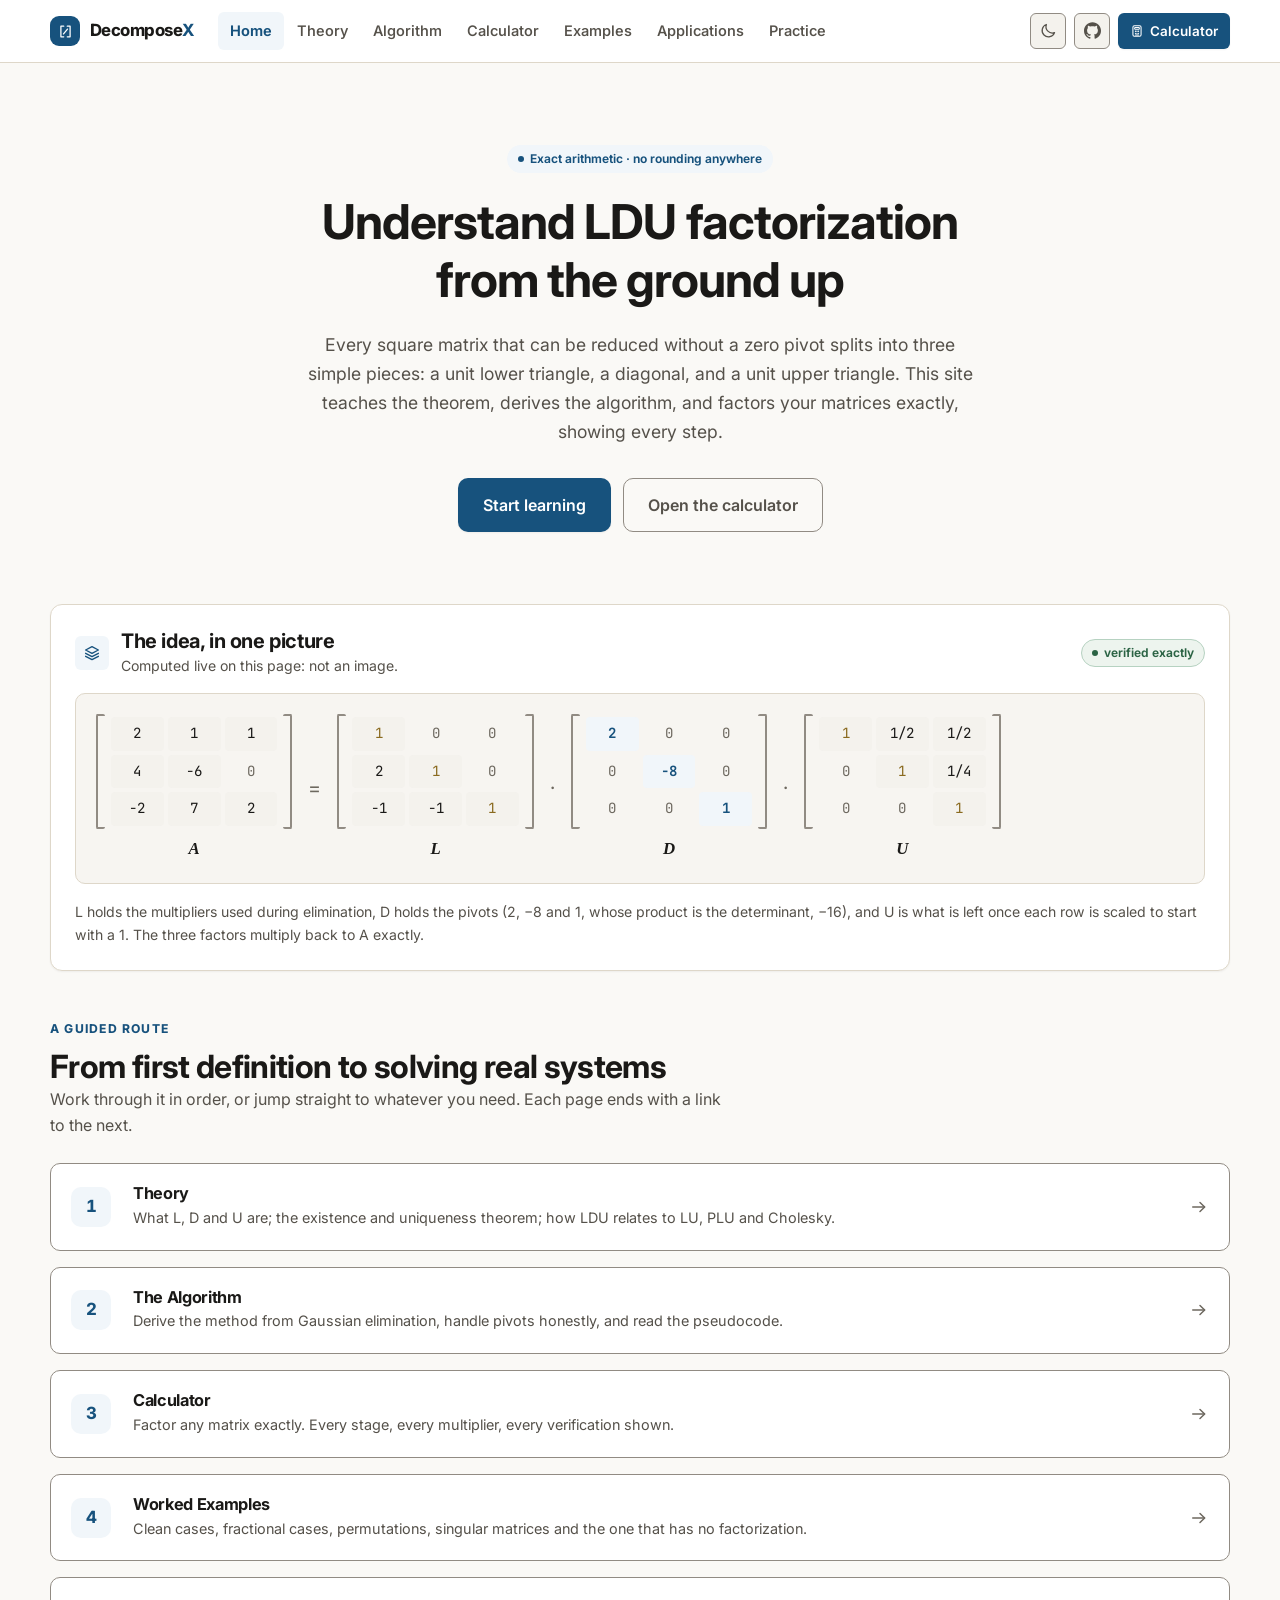
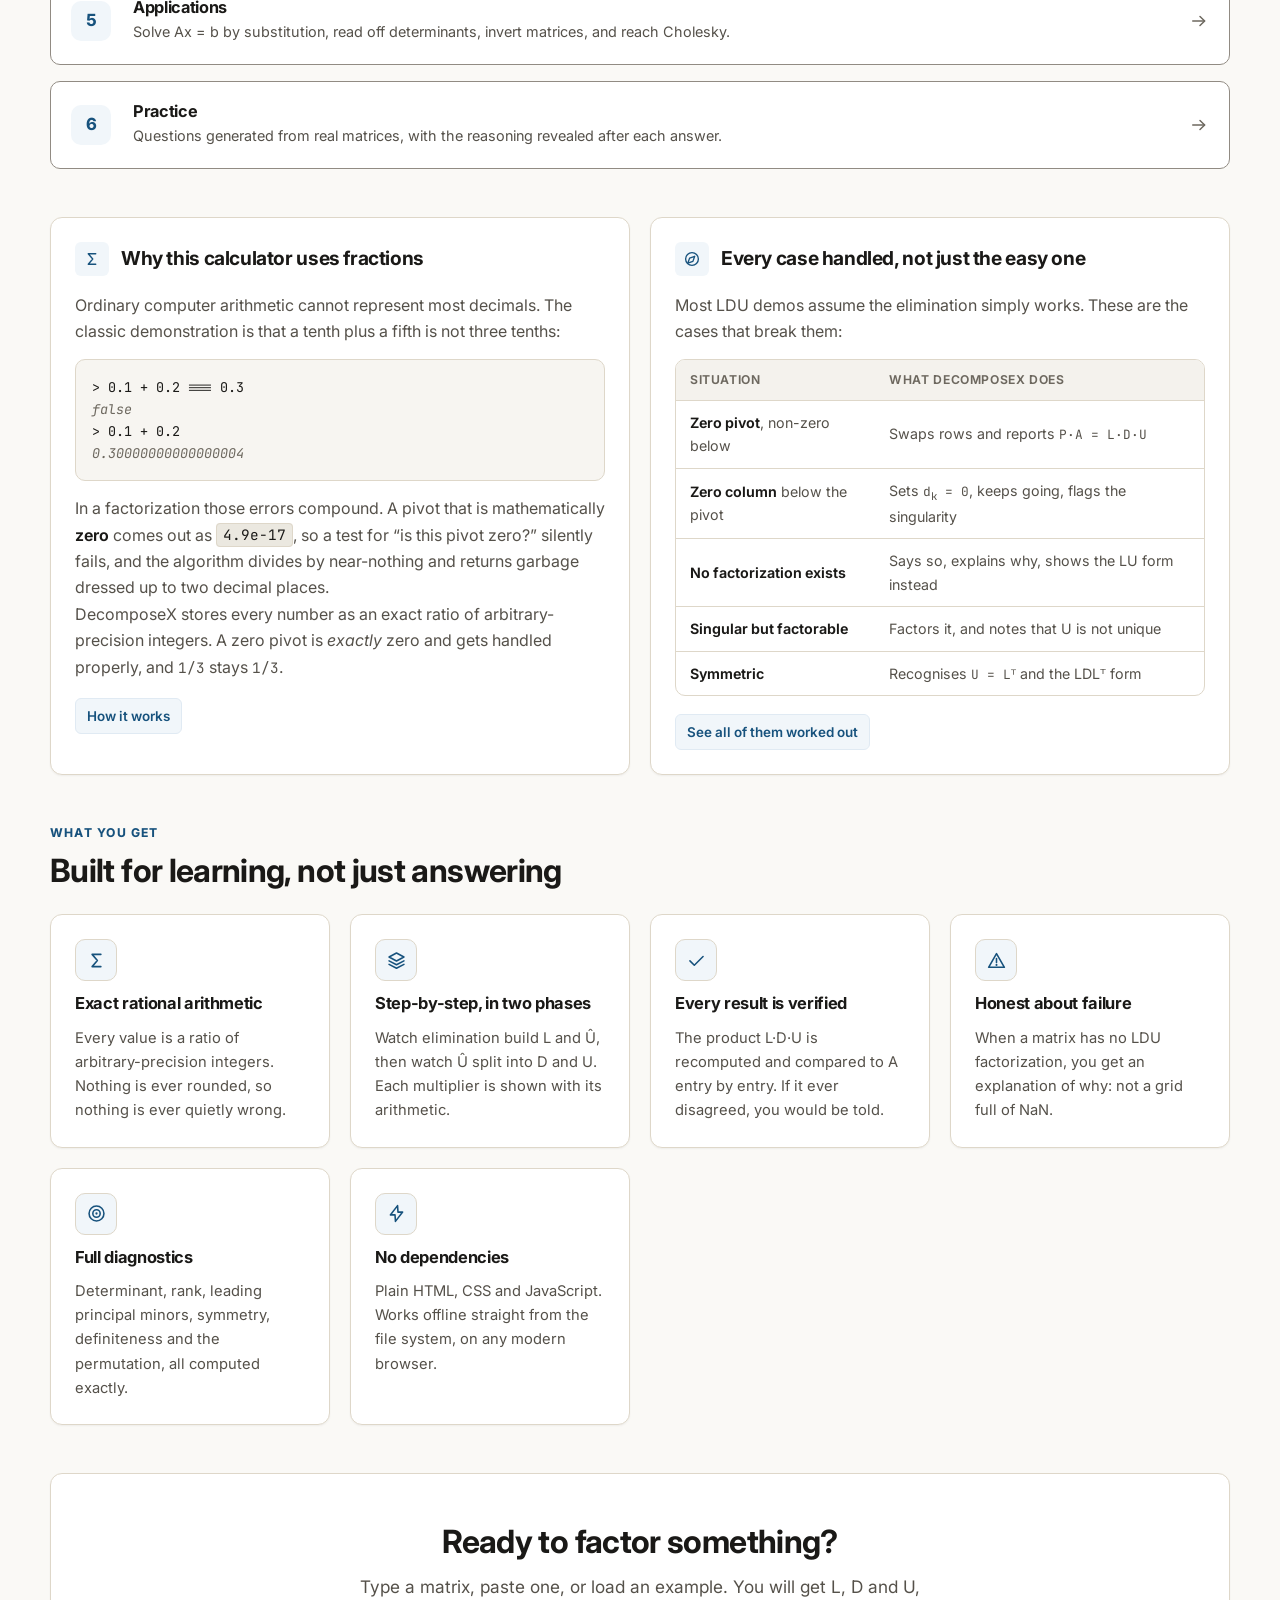
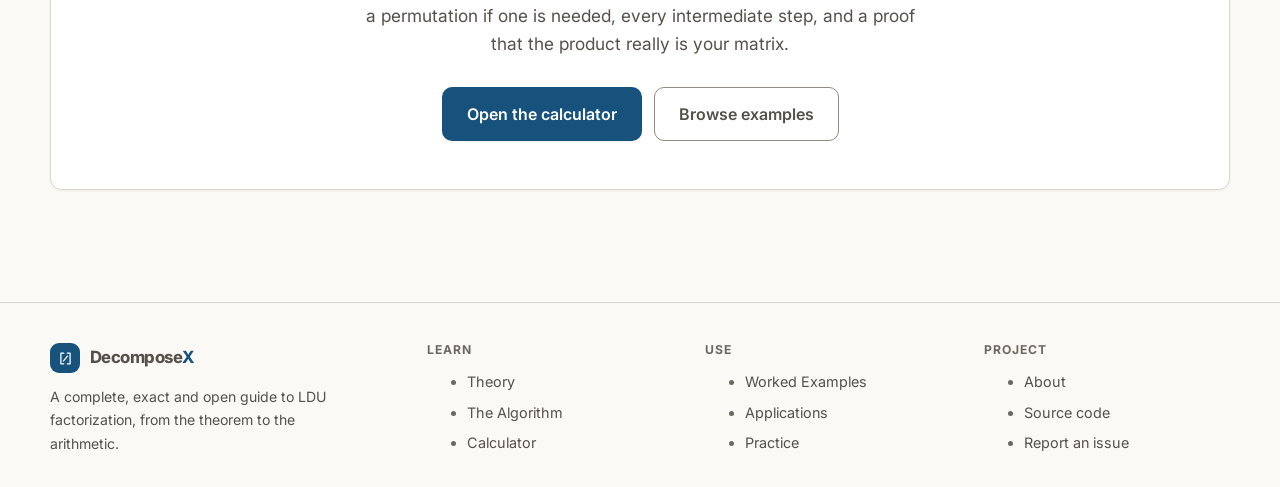
<file: index.html>
<!DOCTYPE html>
<html lang="en">

<head>
  <meta charset="UTF-8">
  <meta name="viewport" content="width=device-width, initial-scale=1">
  <title>DecomposeX | Learn LDU Factorization</title>
  <meta name="description"
    content="A complete guide to LDU factorization: the theory, the algorithm, worked examples and an exact step-by-step calculator that never rounds.">
  <meta name="color-scheme" content="light dark">

  <link rel="icon"
    href="data:image/svg+xml,%3Csvg xmlns='http://www.w3.org/2000/svg' viewBox='0 0 32 32'%3E%3Crect width='32' height='32' rx='7' fill='%2317527d'/%3E%3Cg fill='none' stroke='white' stroke-width='2.2' stroke-linecap='round' stroke-linejoin='round'%3E%3Cpath d='M12.5 6H7.5v20h5'/%3E%3Cpath d='M19.5 6h5v20h-5'/%3E%3Cpath d='M12.4 24.2L19.6 7.8'/%3E%3C/g%3E%3C/svg%3E">
  <link rel="preconnect" href="https://fonts.googleapis.com">
  <link rel="preconnect" href="https://fonts.gstatic.com" crossorigin>
  <link rel="stylesheet"
    href="https://fonts.googleapis.com/css2?family=Inter:wght@400;500;600;700;800&family=JetBrains+Mono:wght@400;500;600&display=swap">
  <link rel="stylesheet" href="css/main.css">

  <script>
    /* Apply the saved theme before the first paint to avoid a flash. */
    /* Resolve the theme before the first paint: the stored choice if there is
       one, otherwise the operating-system preference. Always setting an
       explicit data-theme keeps the stylesheet to a single dark block. */
    (function () {
      var t = null;
      try { t = localStorage.getItem('decomposex:theme'); } catch (e) { }
      if (t !== 'dark' && t !== 'light') {
        t = (window.matchMedia && matchMedia('(prefers-color-scheme: dark)').matches) ? 'dark': 'light';
      }
      document.documentElement.setAttribute('data-theme', t);
    })();
  </script>
</head>

<body data-page="home">
  <a class="skip-link" href="#main">Skip to content</a>
  <div id="nav-host" style="min-height:62px"></div>

  <main id="main">
    <div class="wrap">

      <!-- ---------- Hero ---------- -->
      <section class="hero">
        <span class="badge badge-brand badge-dot">Exact arithmetic · no rounding anywhere</span>
        <h1 style="margin-top:20px">Understand <span class="grad">LDU factorization</span> from the ground up</h1>
        <p class="lead">
          Every square matrix that can be reduced without a zero pivot splits into three simple pieces:
          a unit lower triangle, a diagonal, and a unit upper triangle. This site teaches the theorem,
          derives the algorithm, and factors your matrices exactly, showing every step.
        </p>
        <div class="hero-cta">
          <a class="btn btn-lg" href="theory.html">Start learning</a>
          <a class="btn btn-lg btn-ghost" href="calculator.html">Open the calculator</a>
        </div>
      </section>

      <!-- ---------- Live example ---------- -->
      <section class="section" data-reveal>
        <div class="card">
          <div class="card-head">
            <span class="card-ico" id="demo-ico"></span>
            <div>
              <h2 style="font-size:1.25rem">The idea, in one picture</h2>
              <p class="text-sm" style="margin:0">Computed live on this page: not an image.</p>
            </div>
            <span class="spacer"></span>
            <span class="badge badge-ok badge-dot" id="demo-verified">verified exactly</span>
          </div>
          <div id="demo-equation"></div>
          <p class="text-sm" style="margin-top:16px" id="demo-note"></p>
        </div>
      </section>

      <!-- ---------- Learning path ---------- -->
      <section class="section" data-reveal>
        <div class="section-head">
          <div class="eyebrow">A guided route</div>
          <h2>From first definition to solving real systems</h2>
          <p>Work through it in order, or jump straight to whatever you need. Each page ends with a link to the next.</p>
        </div>
        <div class="path" id="path-host"></div>
      </section>

      <!-- ---------- Why exact ---------- -->
      <section class="section" data-reveal>
        <div class="grid grid-2">
          <div class="card">
            <div class="card-head">
              <span class="card-ico" id="exact-ico"></span>
              <h2 style="font-size:1.2rem">Why this calculator uses fractions</h2>
            </div>
            <p>
              Ordinary computer arithmetic cannot represent most decimals. The classic demonstration
              is that a tenth plus a fifth is not three tenths:
            </p>
            <pre class="block" style="margin-top:14px">&gt; 0.1 + 0.2 === 0.3
<span class="cm">false</span>
&gt; 0.1 + 0.2
<span class="cm">0.30000000000000004</span></pre>
            <p style="margin-top:14px">
              In a factorization those errors compound. A pivot that is mathematically
              <strong>zero</strong> comes out as <code>4.9e-17</code>, so a test for
              &ldquo;is this pivot zero?&rdquo; silently fails, and the algorithm divides by
              near-nothing and returns garbage dressed up to two decimal places.
            </p>
            <p>
              DecomposeX stores every number as an exact ratio of arbitrary-precision integers.
              A zero pivot is <em>exactly</em> zero and gets handled properly, and
              <span class="mono">1/3</span> stays <span class="mono">1/3</span>.
            </p>
            <div class="row" style="margin-top:18px">
              <a class="btn btn-soft btn-sm" href="about.html#exactness">How it works</a>
            </div>
          </div>

          <div class="card">
            <div class="card-head">
              <span class="card-ico" id="cases-ico"></span>
              <h2 style="font-size:1.2rem">Every case handled, not just the easy one</h2>
            </div>
            <p>Most LDU demos assume the elimination simply works. These are the cases that break them:</p>
            <div class="table-wrap" style="margin-top:14px">
              <table class="tbl">
                <thead>
                  <tr><th>Situation</th><th>What DecomposeX does</th></tr>
                </thead>
                <tbody>
                  <tr><td><strong>Zero pivot</strong>, non-zero below</td><td>Swaps rows and reports <span class="mono">P·A = L·D·U</span></td></tr>
                  <tr><td><strong>Zero column</strong> below the pivot</td><td>Sets <span class="mono">d<sub>k</sub> = 0</span>, keeps going, flags the singularity</td></tr>
                  <tr><td><strong>No factorization exists</strong></td><td>Says so, explains why, shows the LU form instead</td></tr>
                  <tr><td><strong>Singular but factorable</strong></td><td>Factors it, and notes that U is not unique</td></tr>
                  <tr><td><strong>Symmetric</strong></td><td>Recognises <span class="mono">U = Lᵀ</span> and the LDLᵀ form</td></tr>
                </tbody>
              </table>
            </div>
            <div class="row" style="margin-top:18px">
              <a class="btn btn-soft btn-sm" href="examples.html">See all of them worked out</a>
            </div>
          </div>
        </div>
      </section>

      <!-- ---------- Features ---------- -->
      <section class="section" data-reveal>
        <div class="section-head">
          <div class="eyebrow">What you get</div>
          <h2>Built for learning, not just answering</h2>
        </div>
        <div class="grid grid-3" id="features-host"></div>
      </section>

      <!-- ---------- Closing CTA ---------- -->
      <section class="section" data-reveal>
        <div class="card text-center" style="padding:48px 24px">
          <h2>Ready to factor something?</h2>
          <p class="lead" style="max-width:52ch;margin:12px auto 0">
            Type a matrix, paste one, or load an example. You will get L, D and U, a permutation
            if one is needed, every intermediate step, and a proof that the product really is your matrix.
          </p>
          <div class="hero-cta" style="margin-top:28px">
            <a class="btn btn-lg" href="calculator.html">Open the calculator</a>
            <a class="btn btn-lg btn-ghost" href="examples.html">Browse examples</a>
          </div>
        </div>
      </section>

    </div>
  </main>

  <div id="footer-host"></div>

  <script src="js/fraction.js"></script>
  <script src="js/matrix.js"></script>
  <script src="js/ldu.js"></script>
  <script src="js/site.js"></script>
  <script src="js/render.js"></script>
  <script src="js/examples-data.js"></script>
  <script src="js/home.js"></script>
</body>

</html>
</file>
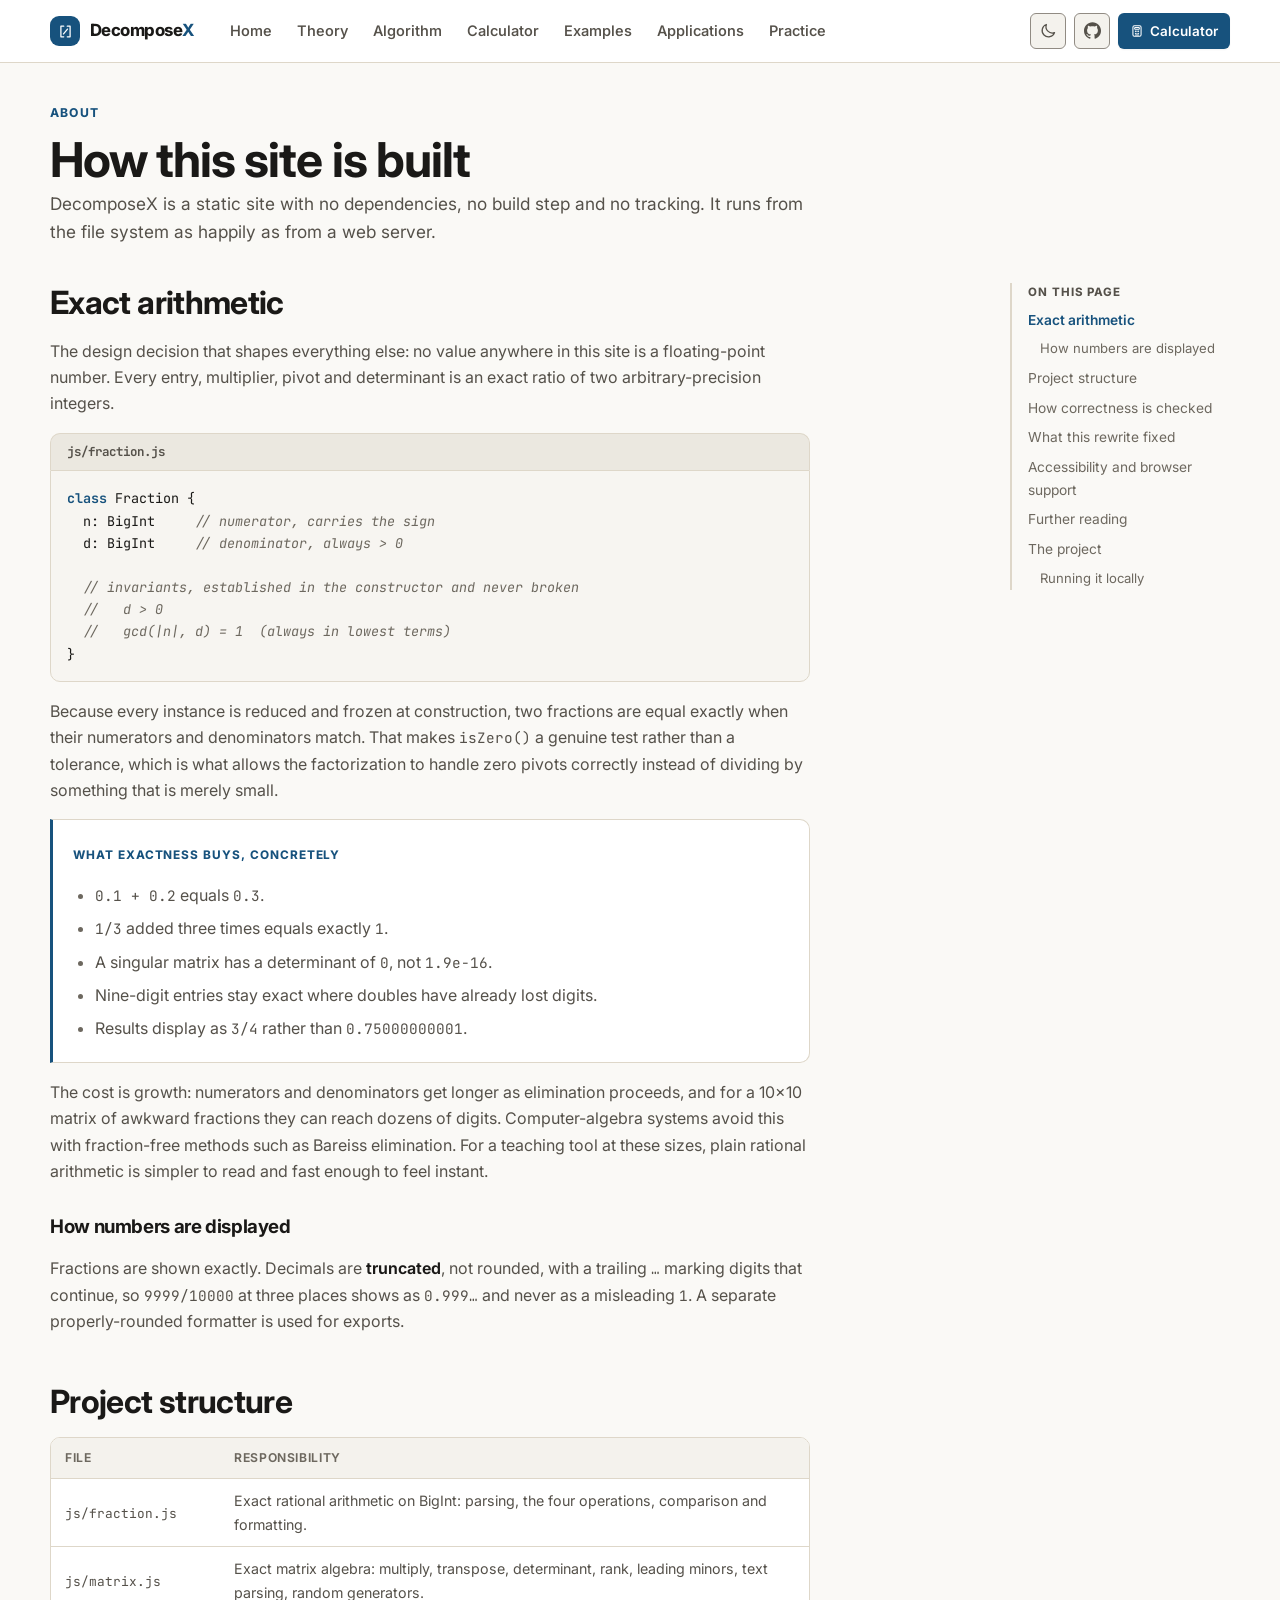
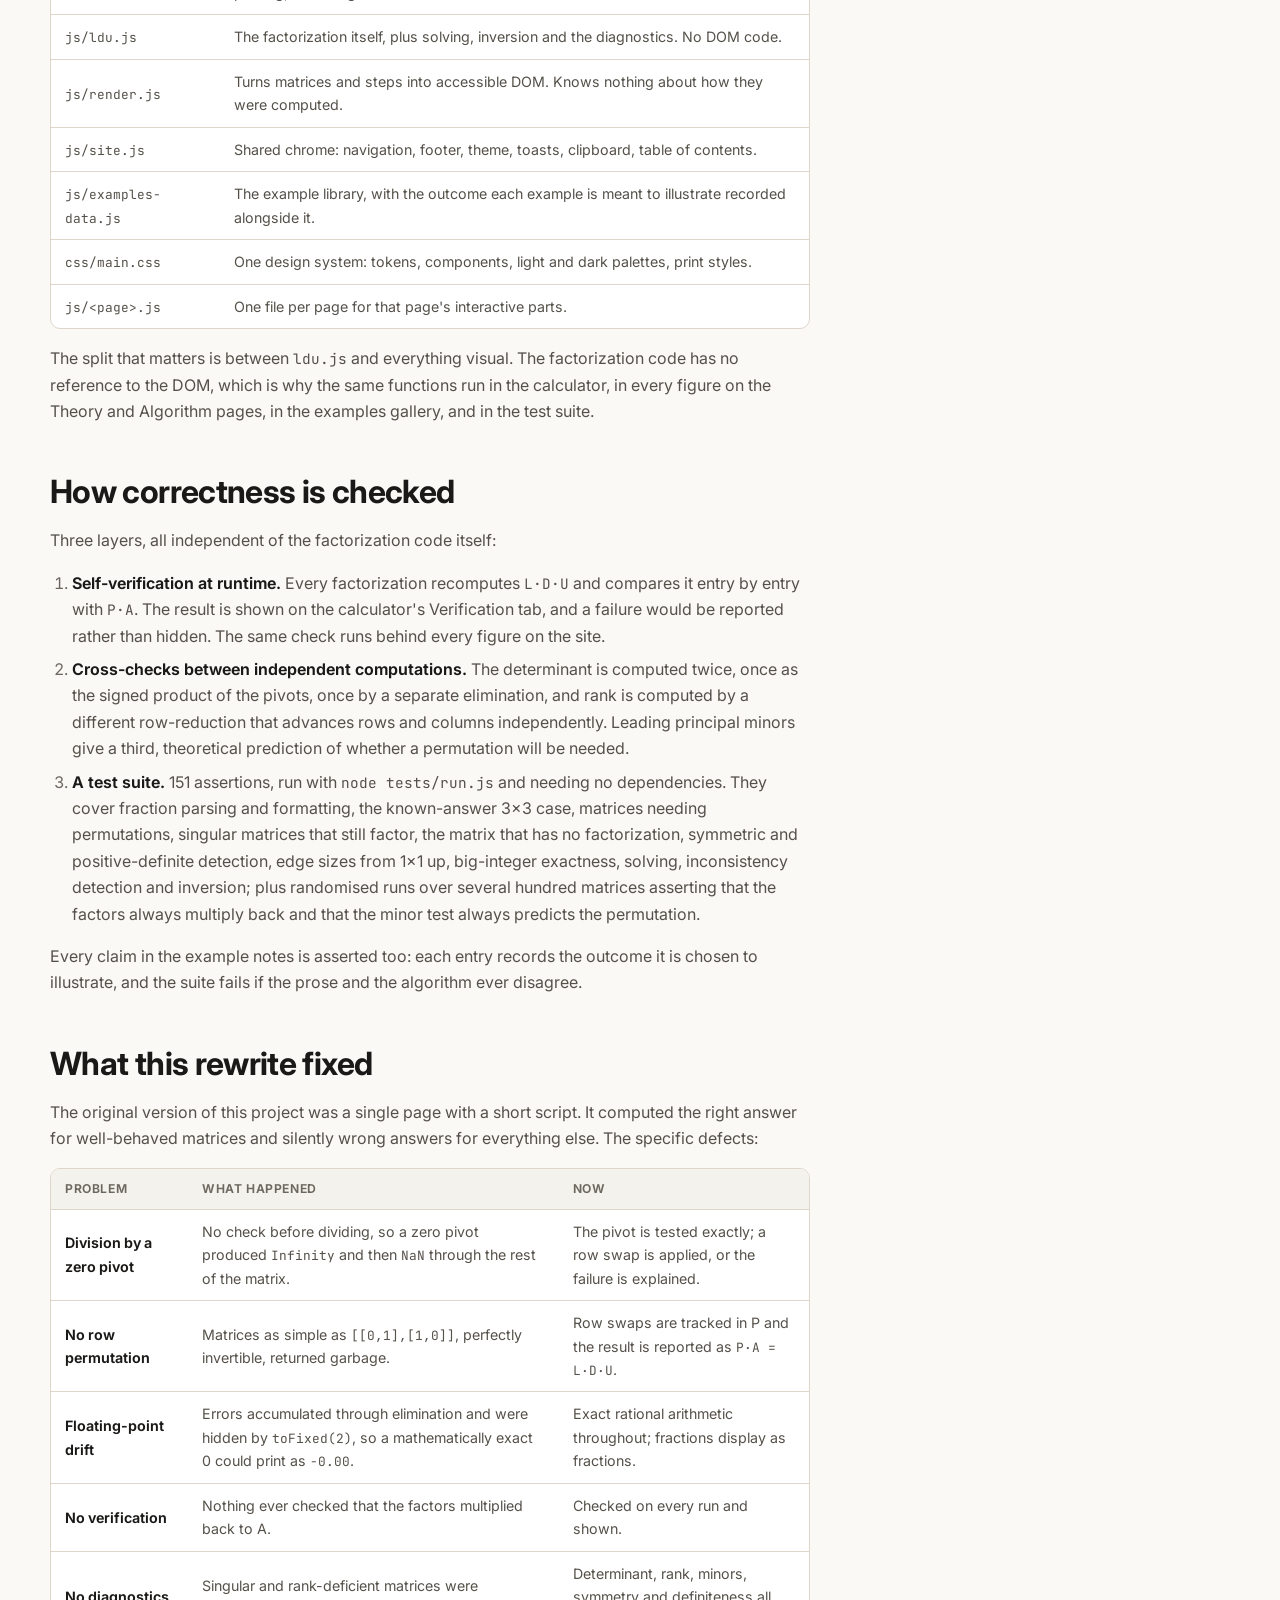
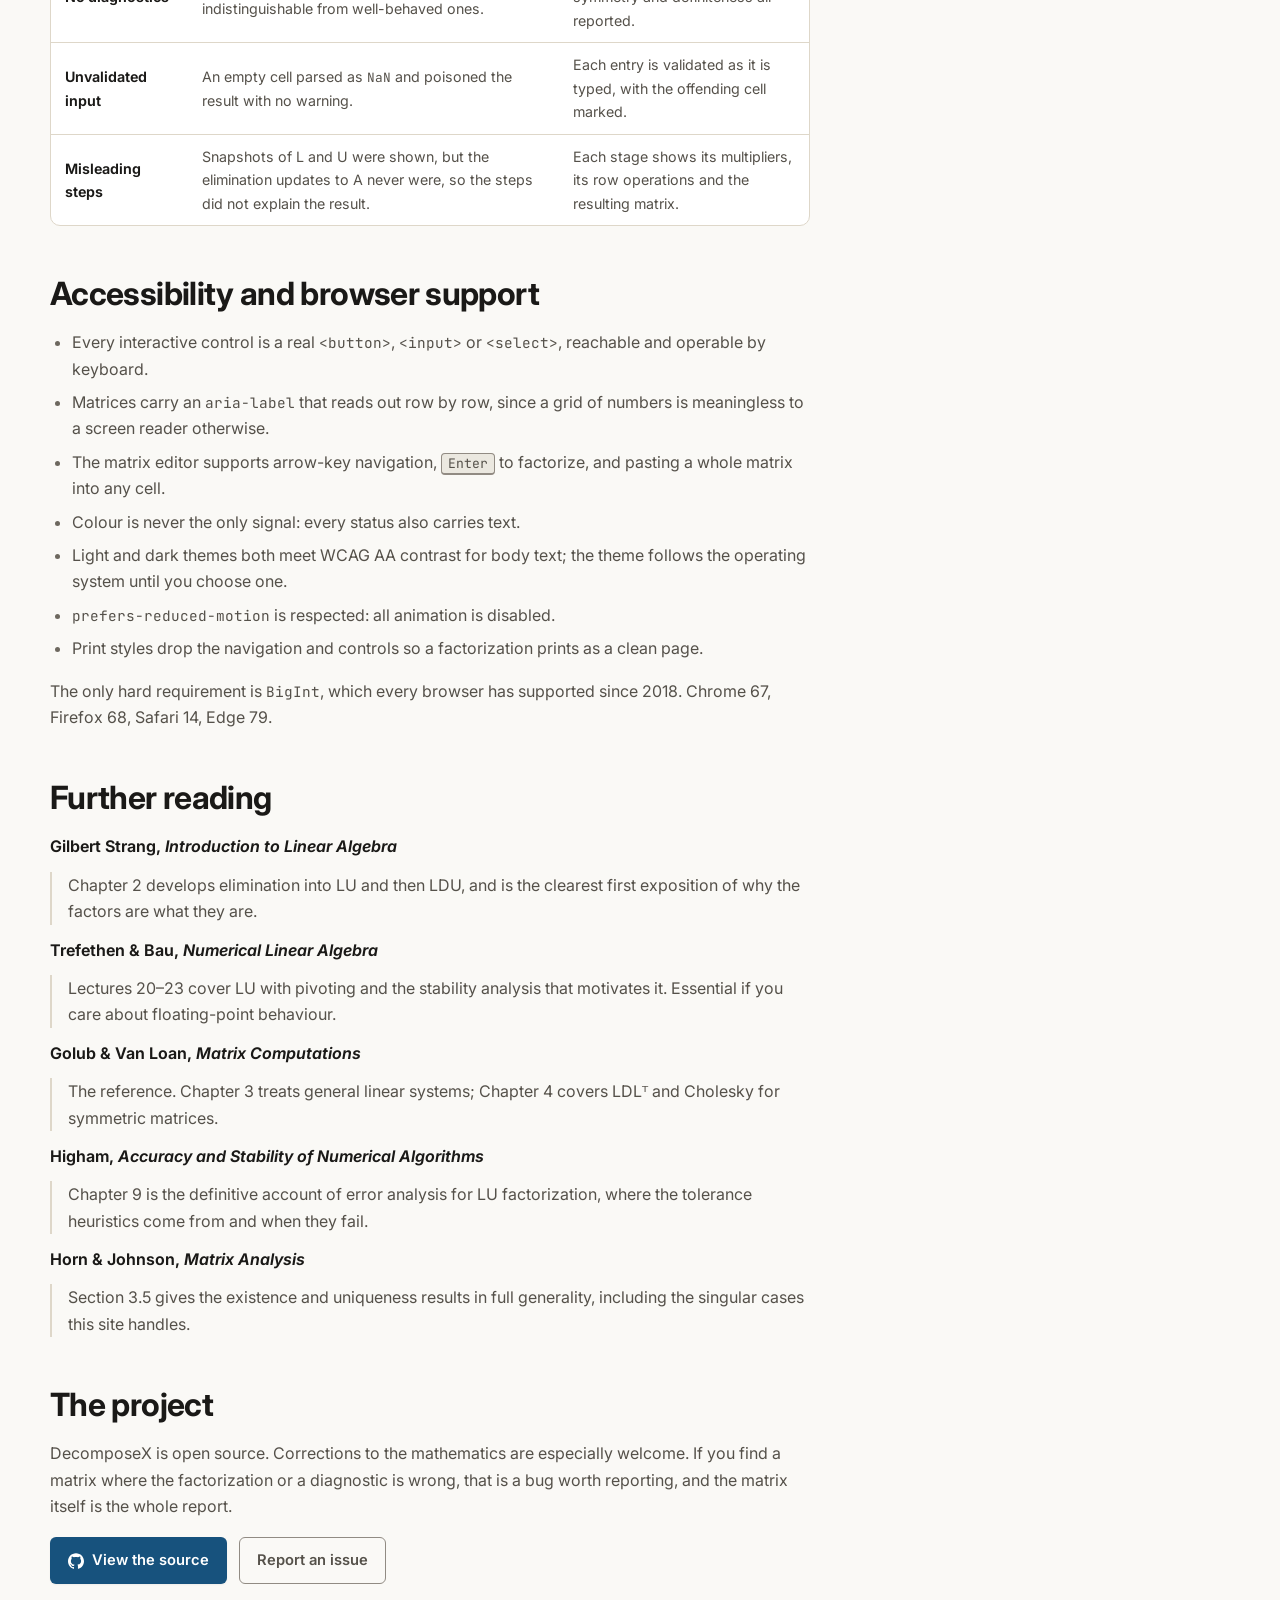
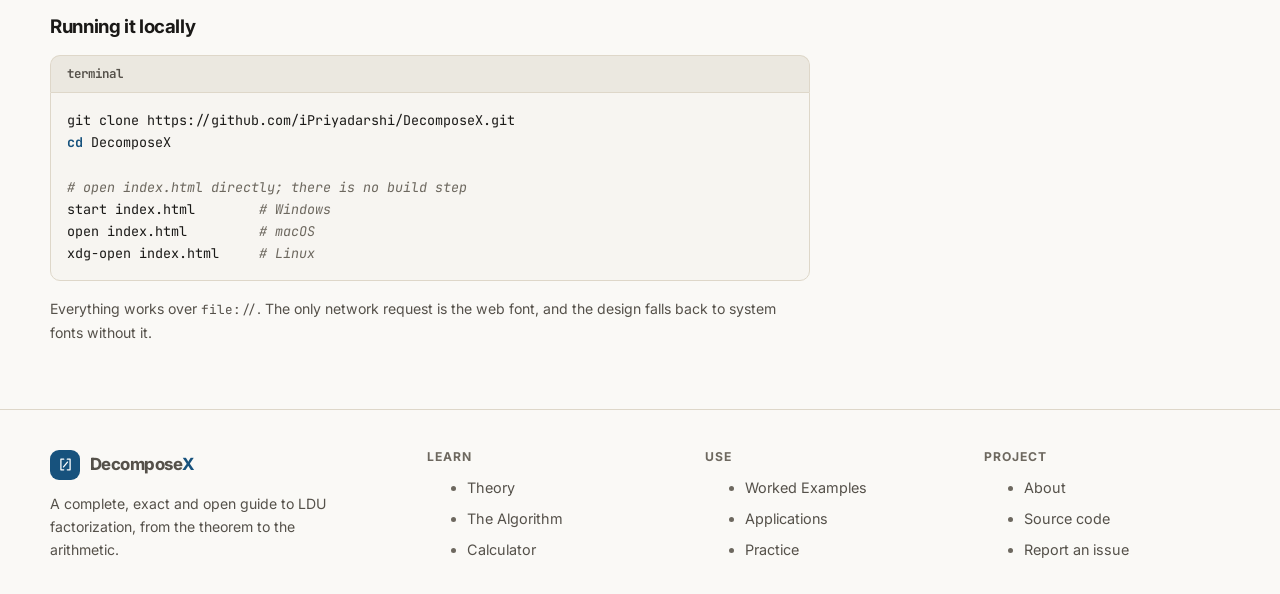
<file: about.html>
<!DOCTYPE html>
<html lang="en">

<head>
  <meta charset="UTF-8">
  <meta name="viewport" content="width=device-width, initial-scale=1">
  <title>About | DecomposeX</title>
  <meta name="description"
    content="How DecomposeX is built: exact rational arithmetic on BigInt, the module layout, the test suite, accessibility notes and further reading on LDU factorization.">
  <meta name="color-scheme" content="light dark">

  <link rel="icon"
    href="data:image/svg+xml,%3Csvg xmlns='http://www.w3.org/2000/svg' viewBox='0 0 32 32'%3E%3Crect width='32' height='32' rx='7' fill='%2317527d'/%3E%3Cg fill='none' stroke='white' stroke-width='2.2' stroke-linecap='round' stroke-linejoin='round'%3E%3Cpath d='M12.5 6H7.5v20h5'/%3E%3Cpath d='M19.5 6h5v20h-5'/%3E%3Cpath d='M12.4 24.2L19.6 7.8'/%3E%3C/g%3E%3C/svg%3E">
  <link rel="preconnect" href="https://fonts.googleapis.com">
  <link rel="preconnect" href="https://fonts.gstatic.com" crossorigin>
  <link rel="stylesheet"
    href="https://fonts.googleapis.com/css2?family=Inter:wght@400;500;600;700;800&family=JetBrains+Mono:wght@400;500;600&display=swap">
  <link rel="stylesheet" href="css/main.css">

  <script>
    /* Resolve the theme before the first paint: the stored choice if there is
       one, otherwise the operating-system preference. Always setting an
       explicit data-theme keeps the stylesheet to a single dark block. */
    (function () {
      var t = null;
      try { t = localStorage.getItem('decomposex:theme'); } catch (e) { }
      if (t !== 'dark' && t !== 'light') {
        t = (window.matchMedia && matchMedia('(prefers-color-scheme: dark)').matches) ? 'dark': 'light';
      }
      document.documentElement.setAttribute('data-theme', t);
    })();
  </script>
</head>

<body data-page="about">
  <a class="skip-link" href="#main">Skip to content</a>
  <div id="nav-host" style="min-height:62px"></div>

  <main id="main">
    <div class="wrap">

      <header class="section-head" style="margin-bottom:36px">
        <div class="eyebrow">About</div>
        <h1>How this site is built</h1>
        <p class="lead" style="max-width:70ch">
          DecomposeX is a static site with no dependencies, no build step and no tracking. It runs from the file
          system as happily as from a web server.
        </p>
      </header>

      <div class="layout-toc">
        <article class="prose">

          <h2 id="exactness">Exact arithmetic</h2>
          <p>
            The design decision that shapes everything else: no value anywhere in this site is a floating-point
            number. Every entry, multiplier, pivot and determinant is an exact ratio of two arbitrary-precision
            integers.
          </p>

          <div class="code-head">js/fraction.js</div>
          <pre class="block"><span class="kw">class</span> Fraction {
  n: BigInt     <span class="cm">// numerator, carries the sign</span>
  d: BigInt     <span class="cm">// denominator, always &gt; 0</span>

  <span class="cm">// invariants, established in the constructor and never broken
  //   d &gt; 0
  //   gcd(|n|, d) = 1  (always in lowest terms)</span>
}</pre>

          <p>
            Because every instance is reduced and frozen at construction, two fractions are equal exactly when
            their numerators and denominators match. That makes <span class="mono">isZero()</span> a genuine test
            rather than a tolerance, which is what allows the factorization to handle zero pivots correctly instead
            of dividing by something that is merely small.
          </p>

          <div class="box">
            <span class="box-label">What exactness buys, concretely</span>
            <ul style="margin-top:8px">
              <li><span class="mono">0.1 + 0.2</span> equals <span class="mono">0.3</span>.</li>
              <li><span class="mono">1/3</span> added three times equals exactly <span class="mono">1</span>.</li>
              <li>A singular matrix has a determinant of <span class="mono">0</span>, not <span class="mono">1.9e-16</span>.</li>
              <li>Nine-digit entries stay exact where doubles have already lost digits.</li>
              <li>Results display as <span class="mono">3/4</span> rather than <span class="mono">0.75000000001</span>.</li>
            </ul>
          </div>

          <p>
            The cost is growth: numerators and denominators get longer as elimination proceeds, and for a 10×10
            matrix of awkward fractions they can reach dozens of digits. Computer-algebra systems avoid this with
            fraction-free methods such as Bareiss elimination. For a teaching tool at these sizes, plain rational
            arithmetic is simpler to read and fast enough to feel instant.
          </p>

          <h3 id="display">How numbers are displayed</h3>
          <p>
            Fractions are shown exactly. Decimals are <strong>truncated</strong>, not rounded, with a trailing
            <span class="mono">…</span> marking digits that continue, so
            <span class="mono">9999/10000</span> at three places shows as
            <span class="mono">0.999…</span> and never as a misleading <span class="mono">1</span>. A separate
            properly-rounded formatter is used for exports.
          </p>

          <h2 id="structure">Project structure</h2>
          <div class="table-wrap">
            <table class="tbl">
              <thead>
                <tr><th>File</th><th>Responsibility</th></tr>
              </thead>
              <tbody>
                <tr><td><span class="mono">js/fraction.js</span></td><td>Exact rational arithmetic on BigInt: parsing, the four operations, comparison and formatting.</td></tr>
                <tr><td><span class="mono">js/matrix.js</span></td><td>Exact matrix algebra: multiply, transpose, determinant, rank, leading minors, text parsing, random generators.</td></tr>
                <tr><td><span class="mono">js/ldu.js</span></td><td>The factorization itself, plus solving, inversion and the diagnostics. No DOM code.</td></tr>
                <tr><td><span class="mono">js/render.js</span></td><td>Turns matrices and steps into accessible DOM. Knows nothing about how they were computed.</td></tr>
                <tr><td><span class="mono">js/site.js</span></td><td>Shared chrome: navigation, footer, theme, toasts, clipboard, table of contents.</td></tr>
                <tr><td><span class="mono">js/examples-data.js</span></td><td>The example library, with the outcome each example is meant to illustrate recorded alongside it.</td></tr>
                <tr><td><span class="mono">css/main.css</span></td><td>One design system: tokens, components, light and dark palettes, print styles.</td></tr>
                <tr><td><span class="mono">js/&lt;page&gt;.js</span></td><td>One file per page for that page's interactive parts.</td></tr>
              </tbody>
            </table>
          </div>
          <p>
            The split that matters is between <span class="mono">ldu.js</span> and everything visual. The
            factorization code has no reference to the DOM, which is why the same functions run in the calculator,
            in every figure on the Theory and Algorithm pages, in the examples gallery, and in the test suite.
          </p>

          <h2 id="correctness">How correctness is checked</h2>
          <p>
            Three layers, all independent of the factorization code itself:
          </p>
          <ol>
            <li>
              <strong>Self-verification at runtime.</strong> Every factorization recomputes
              <span class="mono">L·D·U</span> and compares it entry by entry with
              <span class="mono">P·A</span>. The result is shown on the calculator's Verification tab, and a
              failure would be reported rather than hidden. The same check runs behind every figure on the site.
            </li>
            <li>
              <strong>Cross-checks between independent computations.</strong> The determinant is computed twice, once as the signed product of the pivots, once by a separate elimination, and rank is computed by a
              different row-reduction that advances rows and columns independently. Leading principal minors give a
              third, theoretical prediction of whether a permutation will be needed.
            </li>
            <li>
              <strong>A test suite.</strong> 151 assertions, run with <span class="mono">node tests/run.js</span>
              and needing no dependencies. They cover fraction parsing and formatting, the known-answer 3×3 case,
              matrices needing permutations, singular matrices that still factor, the matrix that has no
              factorization, symmetric and positive-definite detection, edge sizes from 1×1 up, big-integer
              exactness, solving, inconsistency detection and inversion; plus randomised runs over several
              hundred matrices asserting that the factors always multiply back and that the minor test always
              predicts the permutation.
            </li>
          </ol>
          <p>
            Every claim in the example notes is asserted too: each entry records the outcome it is chosen to
            illustrate, and the suite fails if the prose and the algorithm ever disagree.
          </p>

          <h2 id="what-changed">What this rewrite fixed</h2>
          <p>
            The original version of this project was a single page with a short script. It computed the right answer
            for well-behaved matrices and silently wrong answers for everything else. The specific defects:
          </p>
          <div class="table-wrap">
            <table class="tbl">
              <thead>
                <tr><th>Problem</th><th>What happened</th><th>Now</th></tr>
              </thead>
              <tbody>
                <tr>
                  <td><strong>Division by a zero pivot</strong></td>
                  <td>No check before dividing, so a zero pivot produced <span class="mono">Infinity</span> and then <span class="mono">NaN</span> through the rest of the matrix.</td>
                  <td>The pivot is tested exactly; a row swap is applied, or the failure is explained.</td>
                </tr>
                <tr>
                  <td><strong>No row permutation</strong></td>
                  <td>Matrices as simple as <span class="mono">[[0,1],[1,0]]</span>, perfectly invertible, returned garbage.</td>
                  <td>Row swaps are tracked in P and the result is reported as <span class="mono">P·A = L·D·U</span>.</td>
                </tr>
                <tr>
                  <td><strong>Floating-point drift</strong></td>
                  <td>Errors accumulated through elimination and were hidden by <span class="mono">toFixed(2)</span>, so a mathematically exact 0 could print as <span class="mono">-0.00</span>.</td>
                  <td>Exact rational arithmetic throughout; fractions display as fractions.</td>
                </tr>
                <tr>
                  <td><strong>No verification</strong></td>
                  <td>Nothing ever checked that the factors multiplied back to A.</td>
                  <td>Checked on every run and shown.</td>
                </tr>
                <tr>
                  <td><strong>No diagnostics</strong></td>
                  <td>Singular and rank-deficient matrices were indistinguishable from well-behaved ones.</td>
                  <td>Determinant, rank, minors, symmetry and definiteness all reported.</td>
                </tr>
                <tr>
                  <td><strong>Unvalidated input</strong></td>
                  <td>An empty cell parsed as <span class="mono">NaN</span> and poisoned the result with no warning.</td>
                  <td>Each entry is validated as it is typed, with the offending cell marked.</td>
                </tr>
                <tr>
                  <td><strong>Misleading steps</strong></td>
                  <td>Snapshots of L and U were shown, but the elimination updates to A never were, so the steps did not explain the result.</td>
                  <td>Each stage shows its multipliers, its row operations and the resulting matrix.</td>
                </tr>
              </tbody>
            </table>
          </div>

          <h2 id="accessibility">Accessibility and browser support</h2>
          <ul>
            <li>Every interactive control is a real <span class="mono">&lt;button&gt;</span>, <span class="mono">&lt;input&gt;</span> or <span class="mono">&lt;select&gt;</span>, reachable and operable by keyboard.</li>
            <li>Matrices carry an <span class="mono">aria-label</span> that reads out row by row, since a grid of numbers is meaningless to a screen reader otherwise.</li>
            <li>The matrix editor supports arrow-key navigation, <kbd>Enter</kbd> to factorize, and pasting a whole matrix into any cell.</li>
            <li>Colour is never the only signal: every status also carries text.</li>
            <li>Light and dark themes both meet WCAG AA contrast for body text; the theme follows the operating system until you choose one.</li>
            <li><span class="mono">prefers-reduced-motion</span> is respected: all animation is disabled.</li>
            <li>Print styles drop the navigation and controls so a factorization prints as a clean page.</li>
          </ul>
          <p>
            The only hard requirement is <span class="mono">BigInt</span>, which every browser has supported since
            2018. Chrome 67, Firefox 68, Safari 14, Edge 79.
          </p>

          <h2 id="reading">Further reading</h2>
          <dl>
            <dt>Gilbert Strang, <em>Introduction to Linear Algebra</em></dt>
            <dd>Chapter 2 develops elimination into LU and then LDU, and is the clearest first exposition of why the factors are what they are.</dd>

            <dt>Trefethen &amp; Bau, <em>Numerical Linear Algebra</em></dt>
            <dd>Lectures 20–23 cover LU with pivoting and the stability analysis that motivates it. Essential if you care about floating-point behaviour.</dd>

            <dt>Golub &amp; Van Loan, <em>Matrix Computations</em></dt>
            <dd>The reference. Chapter 3 treats general linear systems; Chapter 4 covers LDLᵀ and Cholesky for symmetric matrices.</dd>

            <dt>Higham, <em>Accuracy and Stability of Numerical Algorithms</em></dt>
            <dd>Chapter 9 is the definitive account of error analysis for LU factorization, where the tolerance heuristics come from and when they fail.</dd>

            <dt>Horn &amp; Johnson, <em>Matrix Analysis</em></dt>
            <dd>Section 3.5 gives the existence and uniqueness results in full generality, including the singular cases this site handles.</dd>
          </dl>

          <h2 id="project">The project</h2>
          <p>
            DecomposeX is open source. Corrections to the mathematics are especially welcome. If you find a matrix
            where the factorization or a diagnostic is wrong, that is a bug worth reporting, and the matrix itself
            is the whole report.
          </p>
          <div class="row" style="margin-top:18px">
            <a class="btn" href="https://github.com/iPriyadarshi/DecomposeX" target="_blank" rel="noopener">
              <span data-icon="github"></span> View the source
            </a>
            <a class="btn btn-ghost" href="https://github.com/iPriyadarshi/DecomposeX/issues" target="_blank" rel="noopener">
              Report an issue
            </a>
          </div>

          <h3 id="running">Running it locally</h3>
          <div class="code-head">terminal</div>
          <pre class="block">git clone https://github.com/iPriyadarshi/DecomposeX.git
<span class="kw">cd</span> DecomposeX

<span class="cm"># open index.html directly; there is no build step</span>
start index.html        <span class="cm"># Windows</span>
open index.html         <span class="cm"># macOS</span>
xdg-open index.html     <span class="cm"># Linux</span></pre>
          <p class="text-sm">
            Everything works over <span class="mono">file://</span>. The only network request is the web font, and
            the design falls back to system fonts without it.
          </p>

        </article>

        <nav class="toc" id="toc-host" aria-label="On this page"></nav>
      </div>
    </div>
  </main>

  <div id="footer-host"></div>

  <script src="js/fraction.js"></script>
  <script src="js/matrix.js"></script>
  <script src="js/ldu.js"></script>
  <script src="js/site.js"></script>
  <script src="js/render.js"></script>
  <script src="js/about.js"></script>
</body>

</html>
</file>
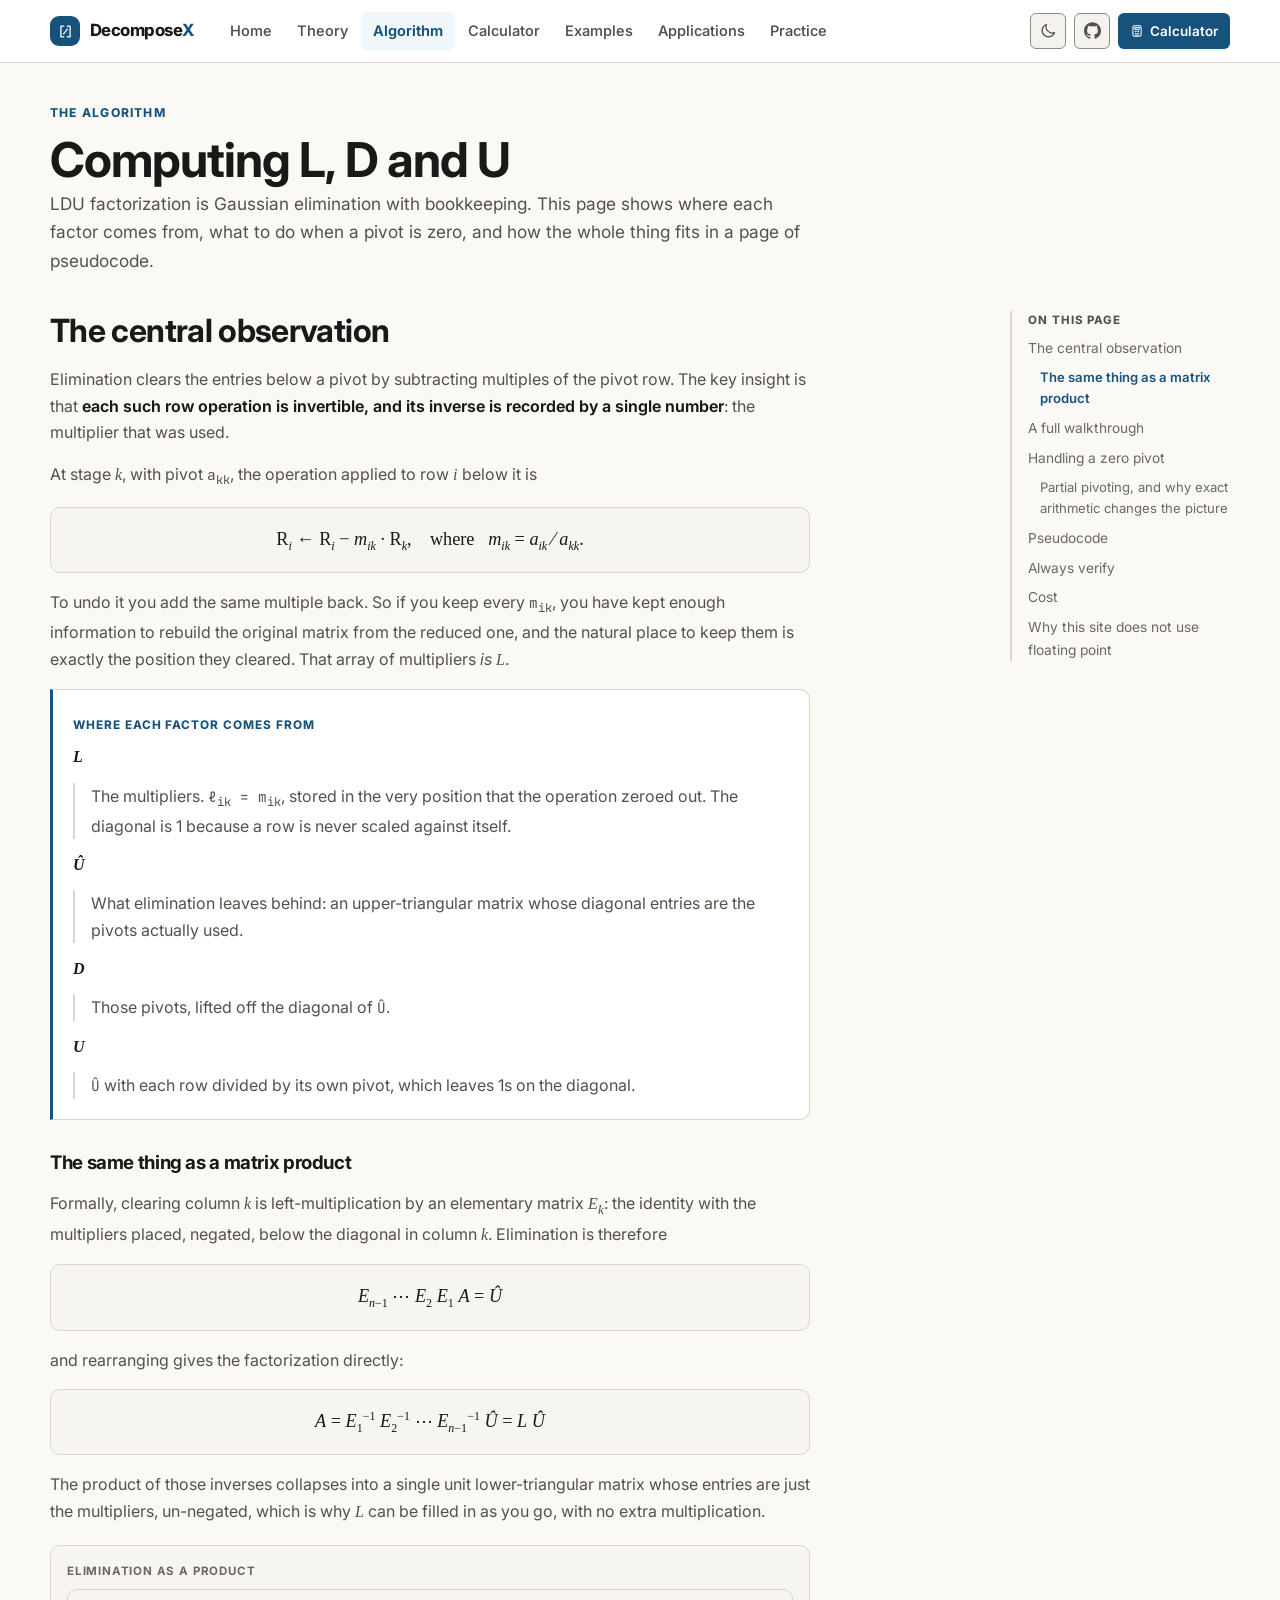
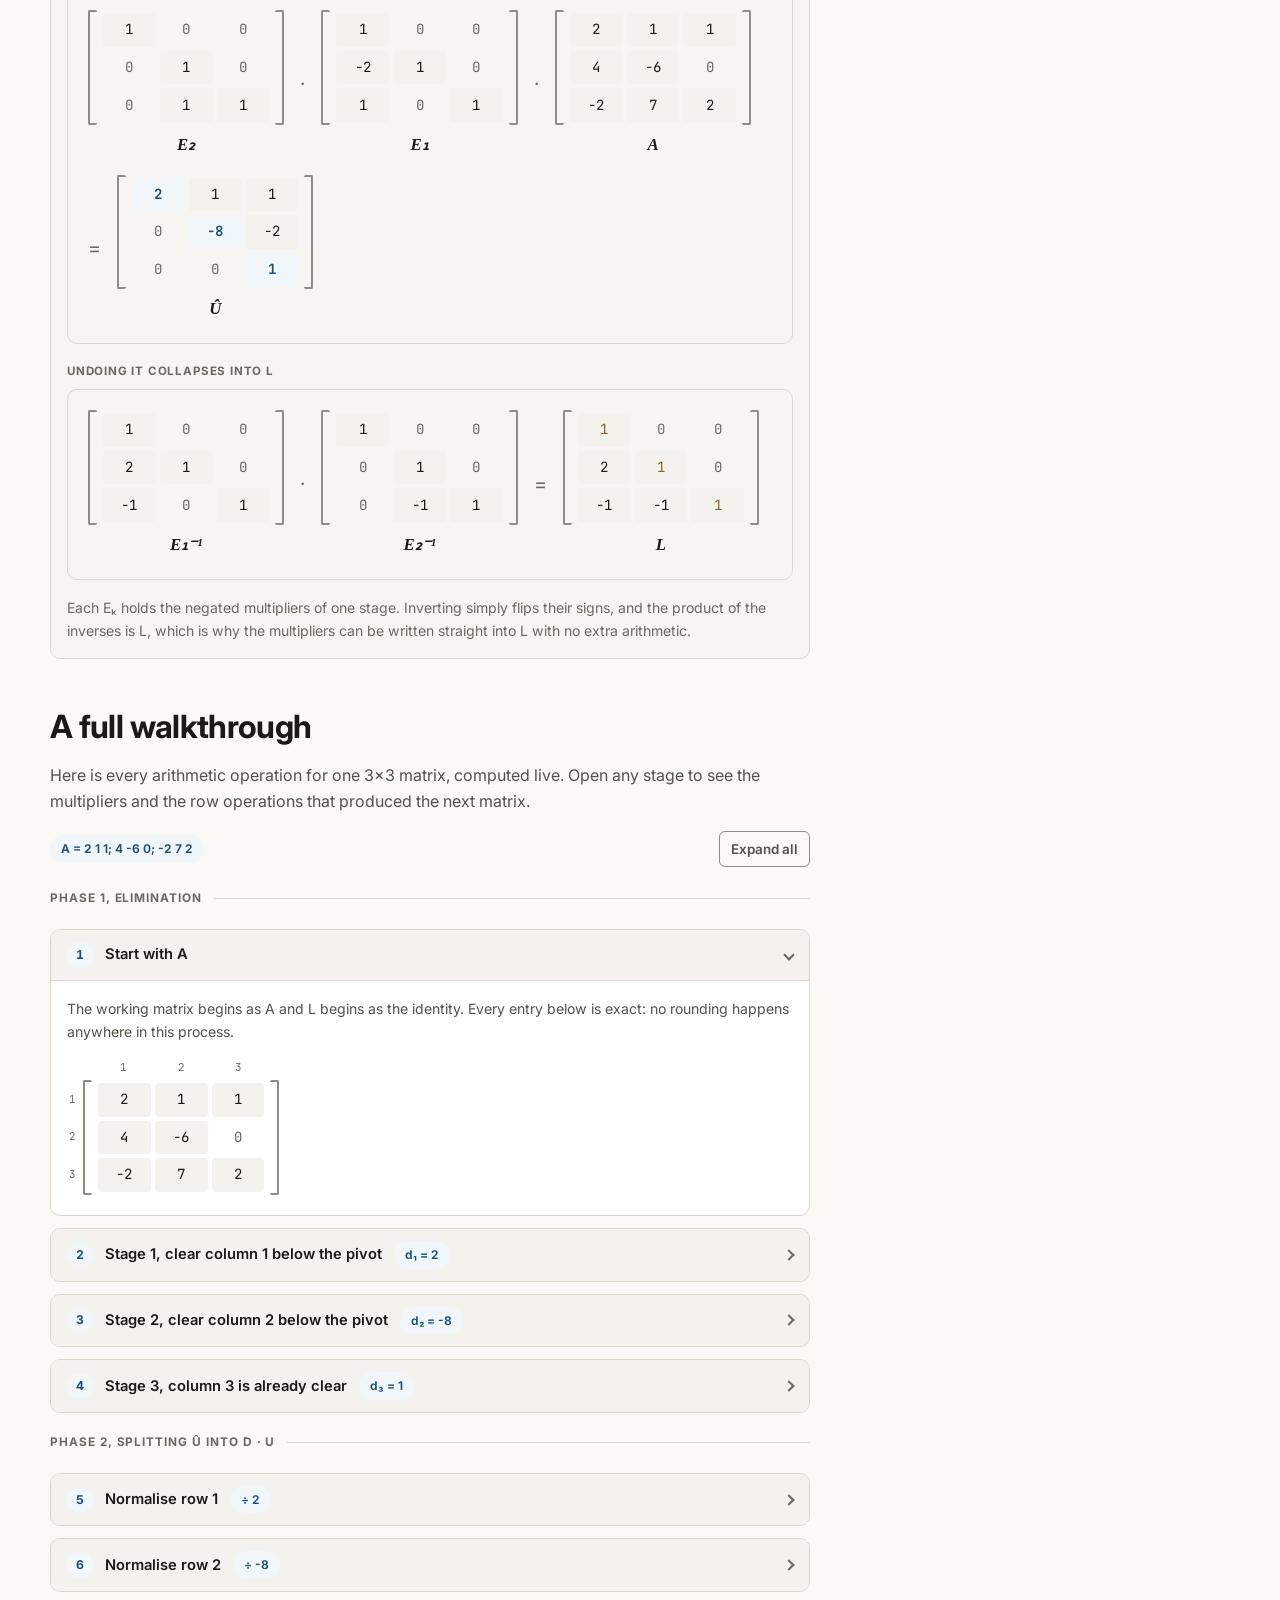
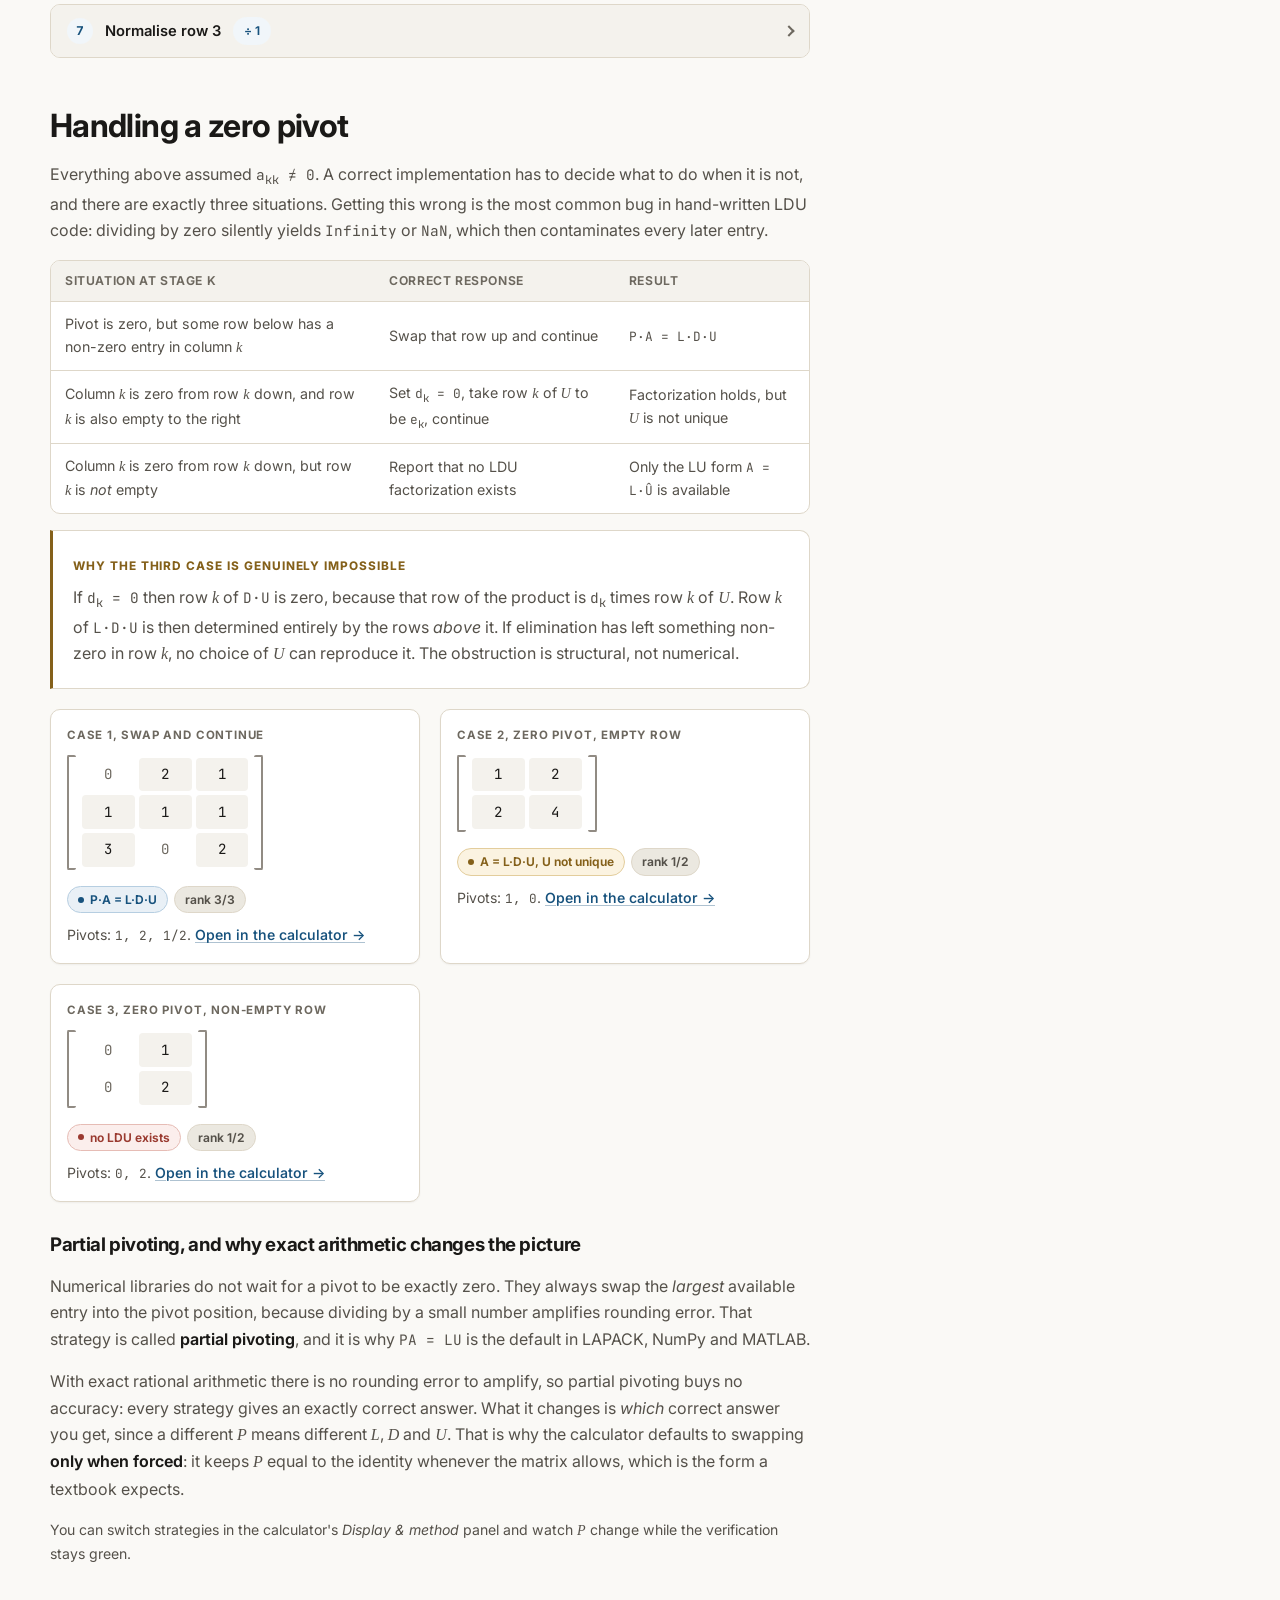
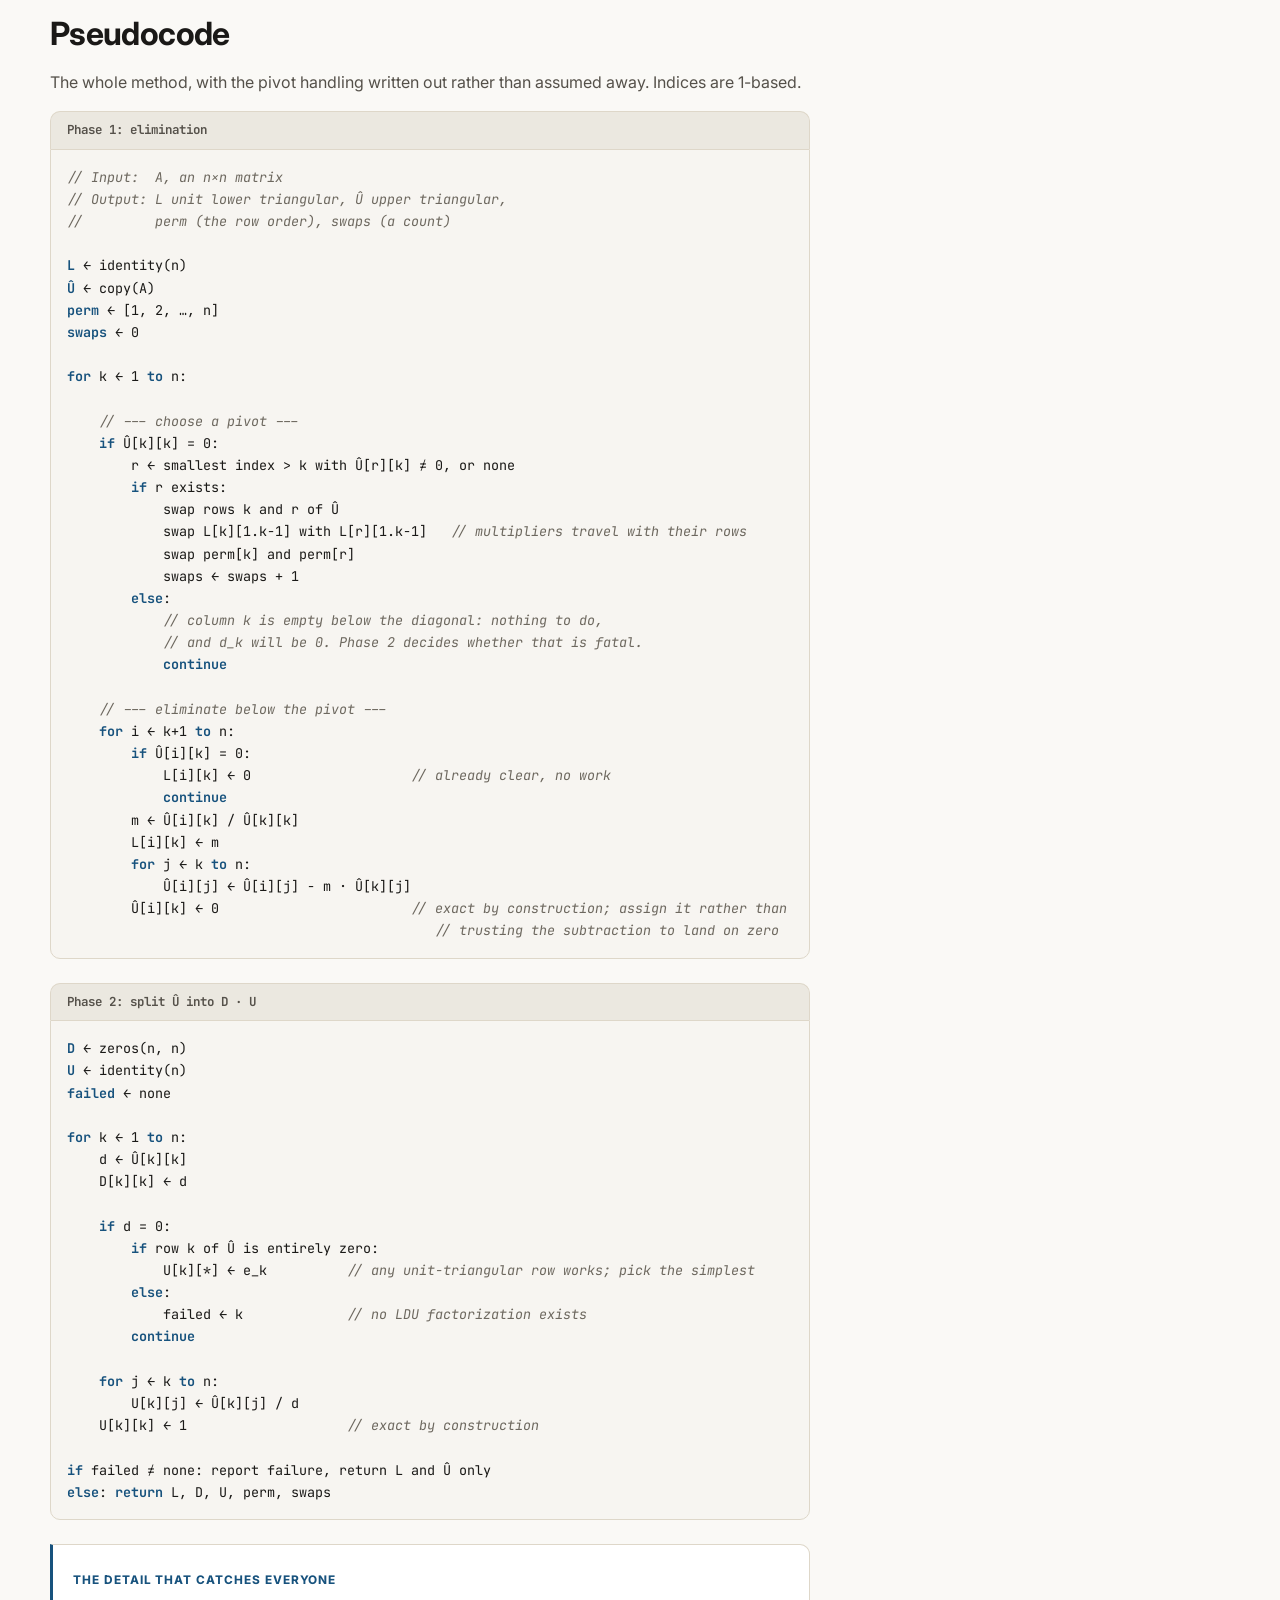
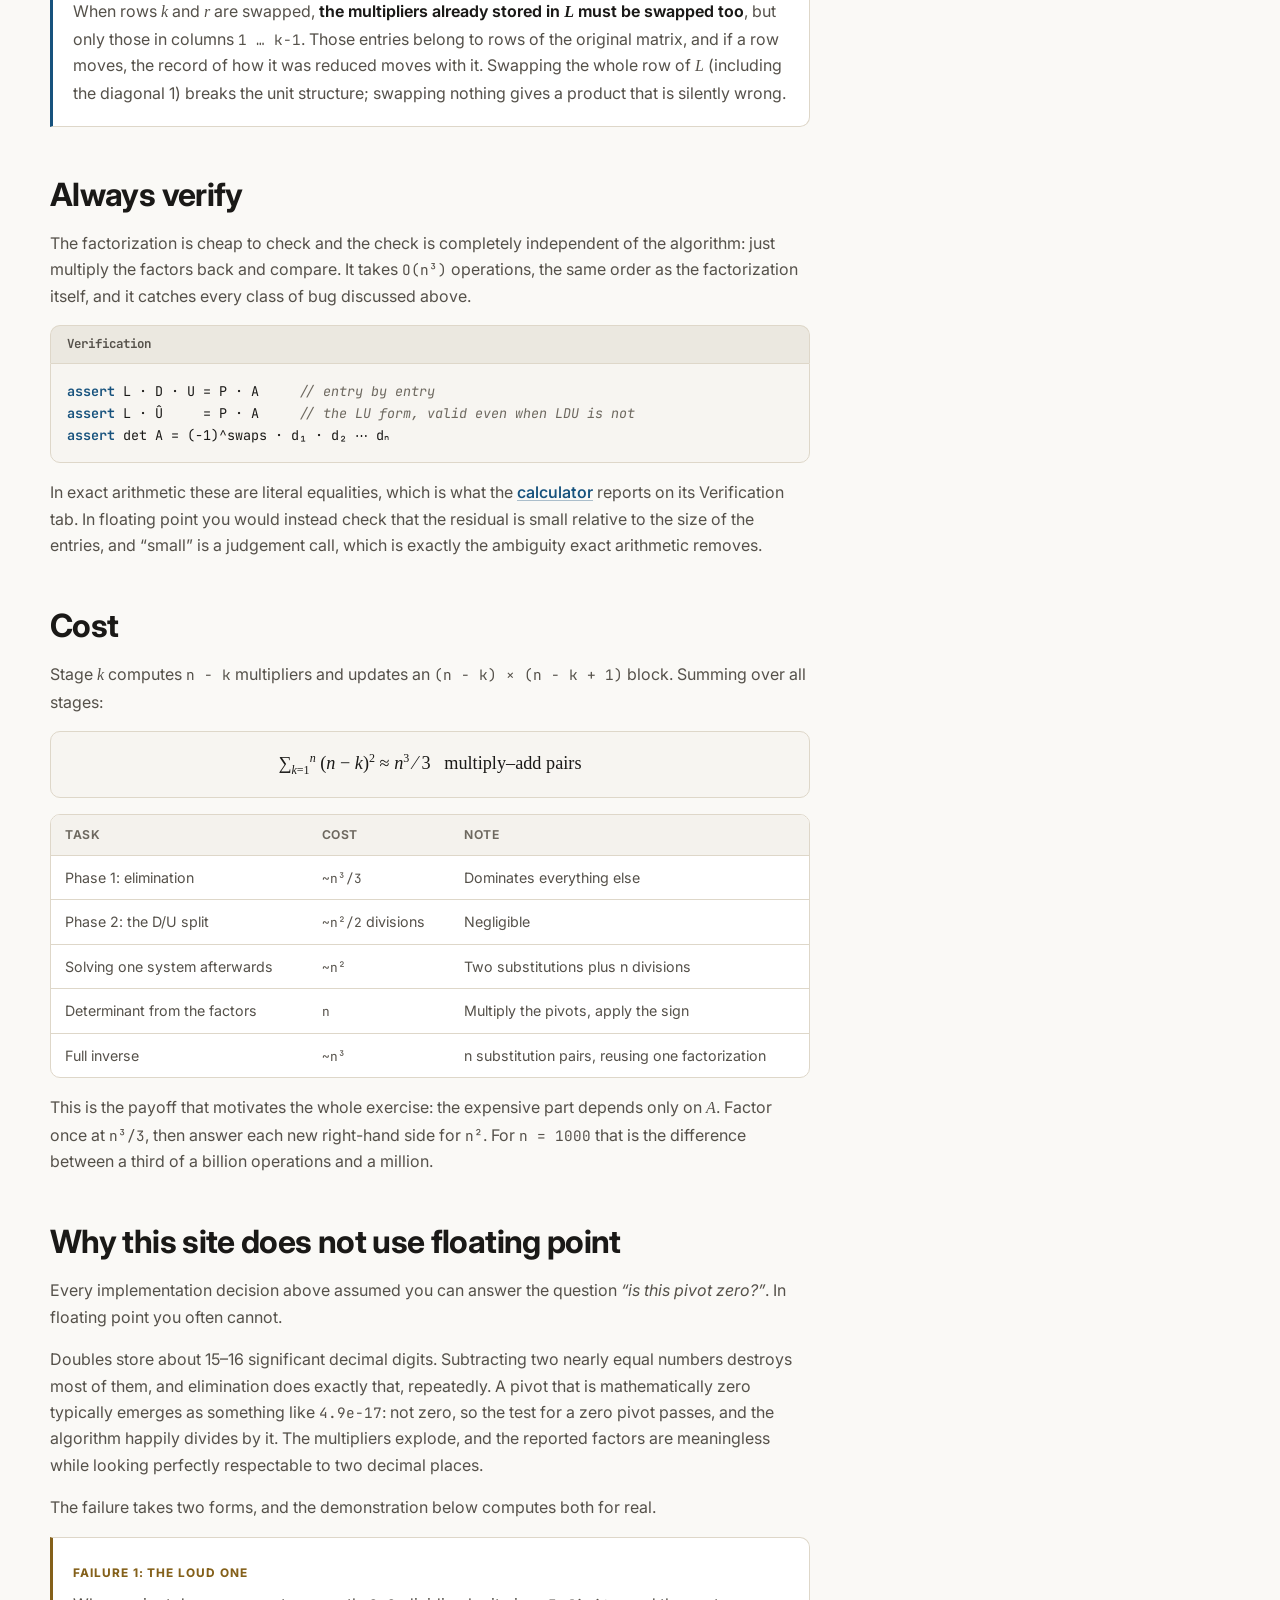
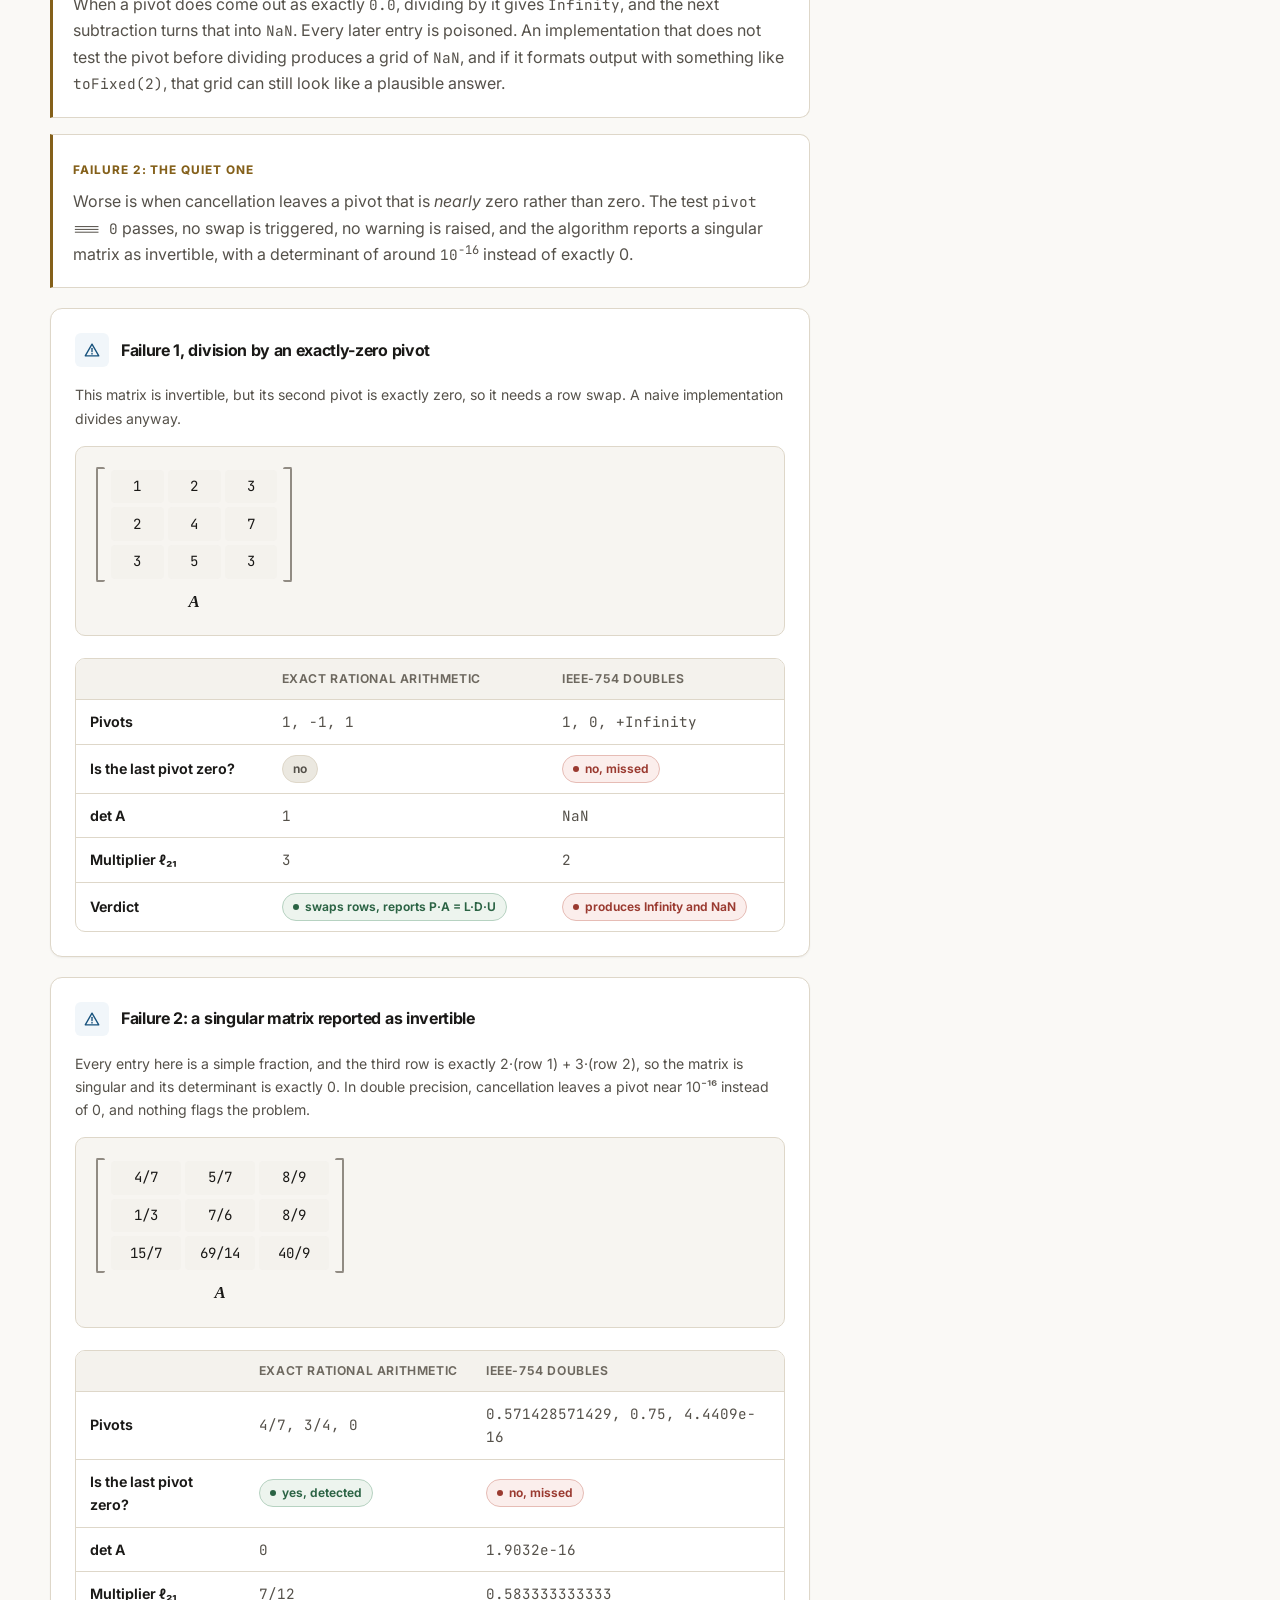
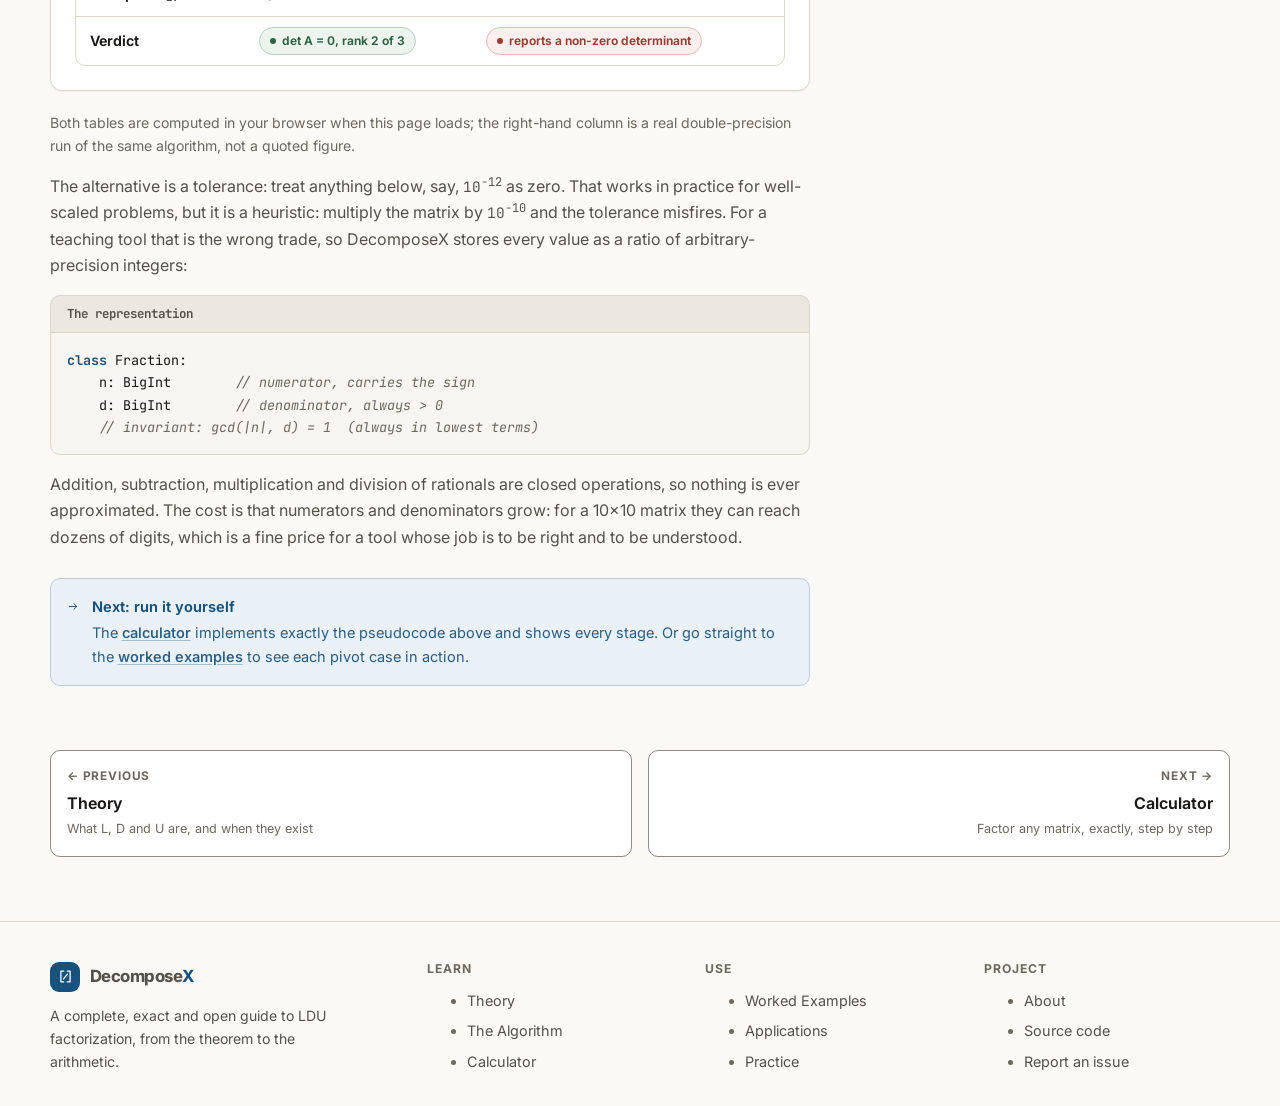
<file: algorithm.html>
<!DOCTYPE html>
<html lang="en">

<head>
  <meta charset="UTF-8">
  <meta name="viewport" content="width=device-width, initial-scale=1">
  <title>The Algorithm | DecomposeX</title>
  <meta name="description"
    content="How LDU factorization is computed: deriving it from Gaussian elimination, handling zero pivots, pseudocode, complexity, and the numerical pitfalls of floating point.">
  <meta name="color-scheme" content="light dark">

  <link rel="icon"
    href="data:image/svg+xml,%3Csvg xmlns='http://www.w3.org/2000/svg' viewBox='0 0 32 32'%3E%3Crect width='32' height='32' rx='7' fill='%2317527d'/%3E%3Cg fill='none' stroke='white' stroke-width='2.2' stroke-linecap='round' stroke-linejoin='round'%3E%3Cpath d='M12.5 6H7.5v20h5'/%3E%3Cpath d='M19.5 6h5v20h-5'/%3E%3Cpath d='M12.4 24.2L19.6 7.8'/%3E%3C/g%3E%3C/svg%3E">
  <link rel="preconnect" href="https://fonts.googleapis.com">
  <link rel="preconnect" href="https://fonts.gstatic.com" crossorigin>
  <link rel="stylesheet"
    href="https://fonts.googleapis.com/css2?family=Inter:wght@400;500;600;700;800&family=JetBrains+Mono:wght@400;500;600&display=swap">
  <link rel="stylesheet" href="css/main.css">

  <script>
    /* Resolve the theme before the first paint: the stored choice if there is
       one, otherwise the operating-system preference. Always setting an
       explicit data-theme keeps the stylesheet to a single dark block. */
    (function () {
      var t = null;
      try { t = localStorage.getItem('decomposex:theme'); } catch (e) { }
      if (t !== 'dark' && t !== 'light') {
        t = (window.matchMedia && matchMedia('(prefers-color-scheme: dark)').matches) ? 'dark': 'light';
      }
      document.documentElement.setAttribute('data-theme', t);
    })();
  </script>
</head>

<body data-page="algorithm">
  <a class="skip-link" href="#main">Skip to content</a>
  <div id="nav-host" style="min-height:62px"></div>

  <main id="main">
    <div class="wrap">

      <header class="section-head" style="margin-bottom:36px">
        <div class="eyebrow">The Algorithm</div>
        <h1>Computing L, D and U</h1>
        <p class="lead" style="max-width:70ch">
          LDU factorization is Gaussian elimination with bookkeeping. This page shows where each factor comes from,
          what to do when a pivot is zero, and how the whole thing fits in a page of pseudocode.
        </p>
      </header>

      <div class="layout-toc">
        <article class="prose">

          <!-- ================= 1 ================= -->
          <h2 id="idea">The central observation</h2>
          <p>
            Elimination clears the entries below a pivot by subtracting multiples of the pivot row. The key insight
            is that <strong>each such row operation is invertible, and its inverse is recorded by a single
            number</strong>: the multiplier that was used.
          </p>
          <p>
            At stage <span class="var">k</span>, with pivot <span class="mono">a<sub>kk</sub></span>, the operation
            applied to row <span class="var">i</span> below it is
          </p>
          <div class="eq">
            R<sub><em>i</em></sub> ← R<sub><em>i</em></sub> − <em>m</em><sub><em>ik</em></sub> · R<sub><em>k</em></sub>,
            &nbsp;&nbsp; where &nbsp; <em>m</em><sub><em>ik</em></sub> = <em>a</em><sub><em>ik</em></sub> ⁄ <em>a</em><sub><em>kk</em></sub>.
          </div>
          <p>
            To undo it you add the same multiple back. So if you keep every
            <span class="mono">m<sub>ik</sub></span>, you have kept enough information to rebuild the original
            matrix from the reduced one, and the natural place to keep them is exactly the position they cleared.
            That array of multipliers <em>is</em> <span class="var">L</span>.
          </p>

          <div class="box">
            <span class="box-label">Where each factor comes from</span>
            <dl>
              <dt><span class="var">L</span></dt>
              <dd>The multipliers. <span class="mono">ℓ<sub>ik</sub> = m<sub>ik</sub></span>, stored in the very position that the operation zeroed out. The diagonal is 1 because a row is never scaled against itself.</dd>
              <dt><span class="var">Û</span></dt>
              <dd>What elimination leaves behind: an upper-triangular matrix whose diagonal entries are the pivots actually used.</dd>
              <dt><span class="var">D</span></dt>
              <dd>Those pivots, lifted off the diagonal of <span class="mono">Û</span>.</dd>
              <dt><span class="var">U</span></dt>
              <dd><span class="mono">Û</span> with each row divided by its own pivot, which leaves 1s on the diagonal.</dd>
            </dl>
          </div>

          <h3 id="elementary">The same thing as a matrix product</h3>
          <p>
            Formally, clearing column <span class="var">k</span> is left-multiplication by an elementary matrix
            <span class="var">E</span><sub><span class="var">k</span></sub>: the identity with the multipliers
            placed, negated, below the diagonal in column <span class="var">k</span>. Elimination is therefore
          </p>
          <div class="eq">
            <em>E</em><sub><em>n</em>−1</sub> ⋯ <em>E</em><sub>2</sub> <em>E</em><sub>1</sub> <em>A</em> = <em>Û</em>
          </div>
          <p>and rearranging gives the factorization directly:</p>
          <div class="eq">
            <em>A</em> = <em>E</em><sub>1</sub><sup>−1</sup> <em>E</em><sub>2</sub><sup>−1</sup> ⋯ <em>E</em><sub><em>n</em>−1</sub><sup>−1</sup> <em>Û</em>
            = <em>L</em> <em>Û</em>
          </div>
          <p>
            The product of those inverses collapses into a single unit lower-triangular matrix whose entries are
            just the multipliers, un-negated, which is why <span class="var">L</span> can be filled in as you go,
            with no extra multiplication.
          </p>
          <div id="elementary-demo"></div>

          <!-- ================= 2 ================= -->
          <h2 id="walkthrough">A full walkthrough</h2>
          <p>
            Here is every arithmetic operation for one 3×3 matrix, computed live. Open any stage to see the
            multipliers and the row operations that produced the next matrix.
          </p>
          <div id="walkthrough-demo"></div>

          <!-- ================= 3 ================= -->
          <h2 id="pivots">Handling a zero pivot</h2>
          <p>
            Everything above assumed <span class="mono">a<sub>kk</sub> ≠ 0</span>. A correct implementation has to
            decide what to do when it is not, and there are exactly three situations. Getting this wrong is the
            most common bug in hand-written LDU code: dividing by zero silently yields
            <span class="mono">Infinity</span> or <span class="mono">NaN</span>, which then contaminates every
            later entry.
          </p>

          <div class="table-wrap">
            <table class="tbl">
              <thead>
                <tr><th>Situation at stage k</th><th>Correct response</th><th>Result</th></tr>
              </thead>
              <tbody>
                <tr>
                  <td>Pivot is zero, but some row below has a non-zero entry in column <span class="var">k</span></td>
                  <td>Swap that row up and continue</td>
                  <td><span class="mono">P·A = L·D·U</span></td>
                </tr>
                <tr>
                  <td>Column <span class="var">k</span> is zero from row <span class="var">k</span> down, and row <span class="var">k</span> is also empty to the right</td>
                  <td>Set <span class="mono">d<sub>k</sub> = 0</span>, take row <span class="var">k</span> of <span class="var">U</span> to be <span class="mono">e<sub>k</sub></span>, continue</td>
                  <td>Factorization holds, but <span class="var">U</span> is not unique</td>
                </tr>
                <tr>
                  <td>Column <span class="var">k</span> is zero from row <span class="var">k</span> down, but row <span class="var">k</span> is <em>not</em> empty</td>
                  <td>Report that no LDU factorization exists</td>
                  <td>Only the LU form <span class="mono">A = L·Û</span> is available</td>
                </tr>
              </tbody>
            </table>
          </div>

          <div class="box box-warn">
            <span class="box-label">Why the third case is genuinely impossible</span>
            <p>
              If <span class="mono">d<sub>k</sub> = 0</span> then row <span class="var">k</span> of
              <span class="mono">D·U</span> is zero, because that row of the product is
              <span class="mono">d<sub>k</sub></span> times row <span class="var">k</span> of
              <span class="var">U</span>. Row <span class="var">k</span> of
              <span class="mono">L·D·U</span> is then determined entirely by the rows <em>above</em> it. If
              elimination has left something non-zero in row <span class="var">k</span>, no choice of
              <span class="var">U</span> can reproduce it. The obstruction is structural, not numerical.
            </p>
          </div>

          <div id="pivot-cases-demo"></div>

          <h3 id="partial-pivoting">Partial pivoting, and why exact arithmetic changes the picture</h3>
          <p>
            Numerical libraries do not wait for a pivot to be exactly zero. They always swap the
            <em>largest</em> available entry into the pivot position, because dividing by a small number amplifies
            rounding error. That strategy is called <strong>partial pivoting</strong>, and it is why
            <span class="mono">PA = LU</span> is the default in LAPACK, NumPy and MATLAB.
          </p>
          <p>
            With exact rational arithmetic there is no rounding error to amplify, so partial pivoting buys no
            accuracy: every strategy gives an exactly correct answer. What it changes is
            <em>which</em> correct answer you get, since a different <span class="var">P</span> means different
            <span class="var">L</span>, <span class="var">D</span> and <span class="var">U</span>. That is why the
            calculator defaults to swapping <strong>only when forced</strong>: it keeps
            <span class="var">P</span> equal to the identity whenever the matrix allows, which is the form a
            textbook expects.
          </p>
          <p class="text-sm">
            You can switch strategies in the calculator's <em>Display &amp; method</em> panel and watch
            <span class="var">P</span> change while the verification stays green.
          </p>

          <!-- ================= 4 ================= -->
          <h2 id="pseudocode">Pseudocode</h2>
          <p>
            The whole method, with the pivot handling written out rather than assumed away. Indices are 1-based.
          </p>

          <div class="code-head">Phase 1: elimination</div>
          <pre class="block"><span class="cm">// Input:  A, an n×n matrix
// Output: L unit lower triangular, Û upper triangular,
//         perm (the row order), swaps (a count)</span>

<span class="kw">L</span> ← identity(n)
<span class="kw">Û</span> ← copy(A)
<span class="kw">perm</span> ← [1, 2, …, n]
<span class="kw">swaps</span> ← 0

<span class="kw">for</span> k ← 1 <span class="kw">to</span> n:

    <span class="cm">// --- choose a pivot ---</span>
    <span class="kw">if</span> Û[k][k] = 0:
        r ← smallest index &gt; k with Û[r][k] ≠ 0, or none
        <span class="kw">if</span> r exists:
            swap rows k and r of Û
            swap L[k][1.k−1] with L[r][1.k−1]   <span class="cm">// multipliers travel with their rows</span>
            swap perm[k] and perm[r]
            swaps ← swaps + 1
        <span class="kw">else</span>:
            <span class="cm">// column k is empty below the diagonal: nothing to do,
            // and d_k will be 0. Phase 2 decides whether that is fatal.</span>
            <span class="kw">continue</span>

    <span class="cm">// --- eliminate below the pivot ---</span>
    <span class="kw">for</span> i ← k+1 <span class="kw">to</span> n:
        <span class="kw">if</span> Û[i][k] = 0:
            L[i][k] ← 0                    <span class="cm">// already clear, no work</span>
            <span class="kw">continue</span>
        m ← Û[i][k] / Û[k][k]
        L[i][k] ← m
        <span class="kw">for</span> j ← k <span class="kw">to</span> n:
            Û[i][j] ← Û[i][j] − m · Û[k][j]
        Û[i][k] ← 0                        <span class="cm">// exact by construction; assign it rather than
                                              // trusting the subtraction to land on zero</span></pre>

          <div class="code-head" style="margin-top:24px">Phase 2: split Û into D · U</div>
          <pre class="block"><span class="kw">D</span> ← zeros(n, n)
<span class="kw">U</span> ← identity(n)
<span class="kw">failed</span> ← none

<span class="kw">for</span> k ← 1 <span class="kw">to</span> n:
    d ← Û[k][k]
    D[k][k] ← d

    <span class="kw">if</span> d = 0:
        <span class="kw">if</span> row k of Û is entirely zero:
            U[k][*] ← e_k          <span class="cm">// any unit-triangular row works; pick the simplest</span>
        <span class="kw">else</span>:
            failed ← k             <span class="cm">// no LDU factorization exists</span>
        <span class="kw">continue</span>

    <span class="kw">for</span> j ← k <span class="kw">to</span> n:
        U[k][j] ← Û[k][j] / d
    U[k][k] ← 1                    <span class="cm">// exact by construction</span>

<span class="kw">if</span> failed ≠ none: report failure, return L and Û only
<span class="kw">else</span>: <span class="kw">return</span> L, D, U, perm, swaps</pre>

          <div class="box" style="margin-top:24px">
            <span class="box-label">The detail that catches everyone</span>
            <p>
              When rows <span class="var">k</span> and <span class="var">r</span> are swapped,
              <strong>the multipliers already stored in <span class="var">L</span> must be swapped too</strong>, but only those in columns <span class="mono">1 … k−1</span>. Those entries belong to rows of the
              original matrix, and if a row moves, the record of how it was reduced moves with it. Swapping the
              whole row of <span class="var">L</span> (including the diagonal 1) breaks the unit structure;
              swapping nothing gives a product that is silently wrong.
            </p>
          </div>

          <!-- ================= 5 ================= -->
          <h2 id="verify">Always verify</h2>
          <p>
            The factorization is cheap to check and the check is completely independent of the algorithm: just
            multiply the factors back and compare. It takes <span class="mono">O(n³)</span> operations, the same
            order as the factorization itself, and it catches every class of bug discussed above.
          </p>
          <div class="code-head">Verification</div>
          <pre class="block"><span class="kw">assert</span> L · D · U = P · A     <span class="cm">// entry by entry</span>
<span class="kw">assert</span> L · Û     = P · A     <span class="cm">// the LU form, valid even when LDU is not</span>
<span class="kw">assert</span> det A = (−1)^swaps · d₁ · d₂ ⋯ dₙ</pre>
          <p>
            In exact arithmetic these are literal equalities, which is what the
            <a class="link" href="calculator.html">calculator</a> reports on its Verification tab. In floating
            point you would instead check that the residual is small relative to the size of the entries, and
            &ldquo;small&rdquo; is a judgement call, which is exactly the ambiguity exact arithmetic removes.
          </p>

          <!-- ================= 6 ================= -->
          <h2 id="complexity">Cost</h2>
          <p>
            Stage <span class="var">k</span> computes <span class="mono">n − k</span> multipliers and updates an
            <span class="mono">(n − k) × (n − k + 1)</span> block. Summing over all stages:
          </p>
          <div class="eq">
            ∑<sub><em>k</em>=1</sub><sup><em>n</em></sup> (<em>n</em> − <em>k</em>)<sup>2</sup>
            ≈ <em>n</em><sup>3</sup> ⁄ 3 &nbsp; multiply&ndash;add pairs
          </div>
          <div class="table-wrap">
            <table class="tbl">
              <thead>
                <tr><th>Task</th><th>Cost</th><th>Note</th></tr>
              </thead>
              <tbody>
                <tr><td>Phase 1: elimination</td><td><span class="mono">~n³/3</span></td><td>Dominates everything else</td></tr>
                <tr><td>Phase 2: the D/U split</td><td><span class="mono">~n²/2</span> divisions</td><td>Negligible</td></tr>
                <tr><td>Solving one system afterwards</td><td><span class="mono">~n²</span></td><td>Two substitutions plus n divisions</td></tr>
                <tr><td>Determinant from the factors</td><td><span class="mono">n</span></td><td>Multiply the pivots, apply the sign</td></tr>
                <tr><td>Full inverse</td><td><span class="mono">~n³</span></td><td>n substitution pairs, reusing one factorization</td></tr>
              </tbody>
            </table>
          </div>
          <p>
            This is the payoff that motivates the whole exercise: the expensive part depends only on
            <span class="var">A</span>. Factor once at <span class="mono">n³/3</span>, then answer each new
            right-hand side for <span class="mono">n²</span>. For <span class="mono">n = 1000</span> that is the
            difference between a third of a billion operations and a million.
          </p>

          <!-- ================= 7 ================= -->
          <h2 id="floating-point">Why this site does not use floating point</h2>
          <p>
            Every implementation decision above assumed you can answer the question
            <em>&ldquo;is this pivot zero?&rdquo;</em>. In floating point you often cannot.
          </p>
          <p>
            Doubles store about 15–16 significant decimal digits. Subtracting two nearly equal numbers destroys
            most of them, and elimination does exactly that, repeatedly. A pivot that is mathematically zero
            typically emerges as something like <span class="mono">4.9e-17</span>: not zero, so the test for a
            zero pivot passes, and the algorithm happily divides by it. The multipliers explode, and the reported
            factors are meaningless while looking perfectly respectable to two decimal places.
          </p>

          <p>The failure takes two forms, and the demonstration below computes both for real.</p>

          <div class="box box-warn">
            <span class="box-label">Failure 1: the loud one</span>
            <p>
              When a pivot does come out as exactly <span class="mono">0.0</span>, dividing by it gives
              <span class="mono">Infinity</span>, and the next subtraction turns that into
              <span class="mono">NaN</span>. Every later entry is poisoned. An implementation that does not test
              the pivot before dividing produces a grid of <span class="mono">NaN</span>, and if it formats
              output with something like <span class="mono">toFixed(2)</span>, that grid can still look like a
              plausible answer.
            </p>
          </div>

          <div class="box box-warn">
            <span class="box-label">Failure 2: the quiet one</span>
            <p>
              Worse is when cancellation leaves a pivot that is <em>nearly</em> zero rather than zero. The test
              <span class="mono">pivot === 0</span> passes, no swap is triggered, no warning is raised, and the
              algorithm reports a singular matrix as invertible, with a determinant of around
              <span class="mono">10<sup>−16</sup></span> instead of exactly 0.
            </p>
          </div>

          <div id="fp-demo"></div>

          <p>
            The alternative is a tolerance: treat anything below, say,
            <span class="mono">10<sup>−12</sup></span> as zero. That works in practice for well-scaled problems,
            but it is a heuristic: multiply the matrix by <span class="mono">10<sup>−10</sup></span> and the
            tolerance misfires. For a teaching tool that is the wrong trade, so DecomposeX stores every value as a
            ratio of arbitrary-precision integers:
          </p>
          <div class="code-head">The representation</div>
          <pre class="block"><span class="kw">class</span> Fraction:
    n: BigInt        <span class="cm">// numerator, carries the sign</span>
    d: BigInt        <span class="cm">// denominator, always &gt; 0</span>
    <span class="cm">// invariant: gcd(|n|, d) = 1  (always in lowest terms)</span></pre>
          <p>
            Addition, subtraction, multiplication and division of rationals are closed operations, so nothing is
            ever approximated. The cost is that numerators and denominators grow: for a 10×10 matrix they can
            reach dozens of digits, which is a fine price for a tool whose job is to be right and to be
            understood.
          </p>

          <div class="alert alert-info" style="margin-top:28px">
            <span data-icon="arrowRight"></span>
            <div>
              <span class="alert-title">Next: run it yourself</span>
              <p>
                The <a class="link" href="calculator.html">calculator</a> implements exactly the pseudocode above
                and shows every stage. Or go straight to the
                <a class="link" href="examples.html">worked examples</a> to see each pivot case in action.
              </p>
            </div>
          </div>

        </article>

        <nav class="toc" id="toc-host" aria-label="On this page"></nav>
      </div>

      <div id="pagenav-host"></div>
    </div>
  </main>

  <div id="footer-host"></div>

  <script src="js/fraction.js"></script>
  <script src="js/matrix.js"></script>
  <script src="js/ldu.js"></script>
  <script src="js/site.js"></script>
  <script src="js/render.js"></script>
  <script src="js/examples-data.js"></script>
  <script src="js/algorithm.js"></script>
</body>

</html>
</file>
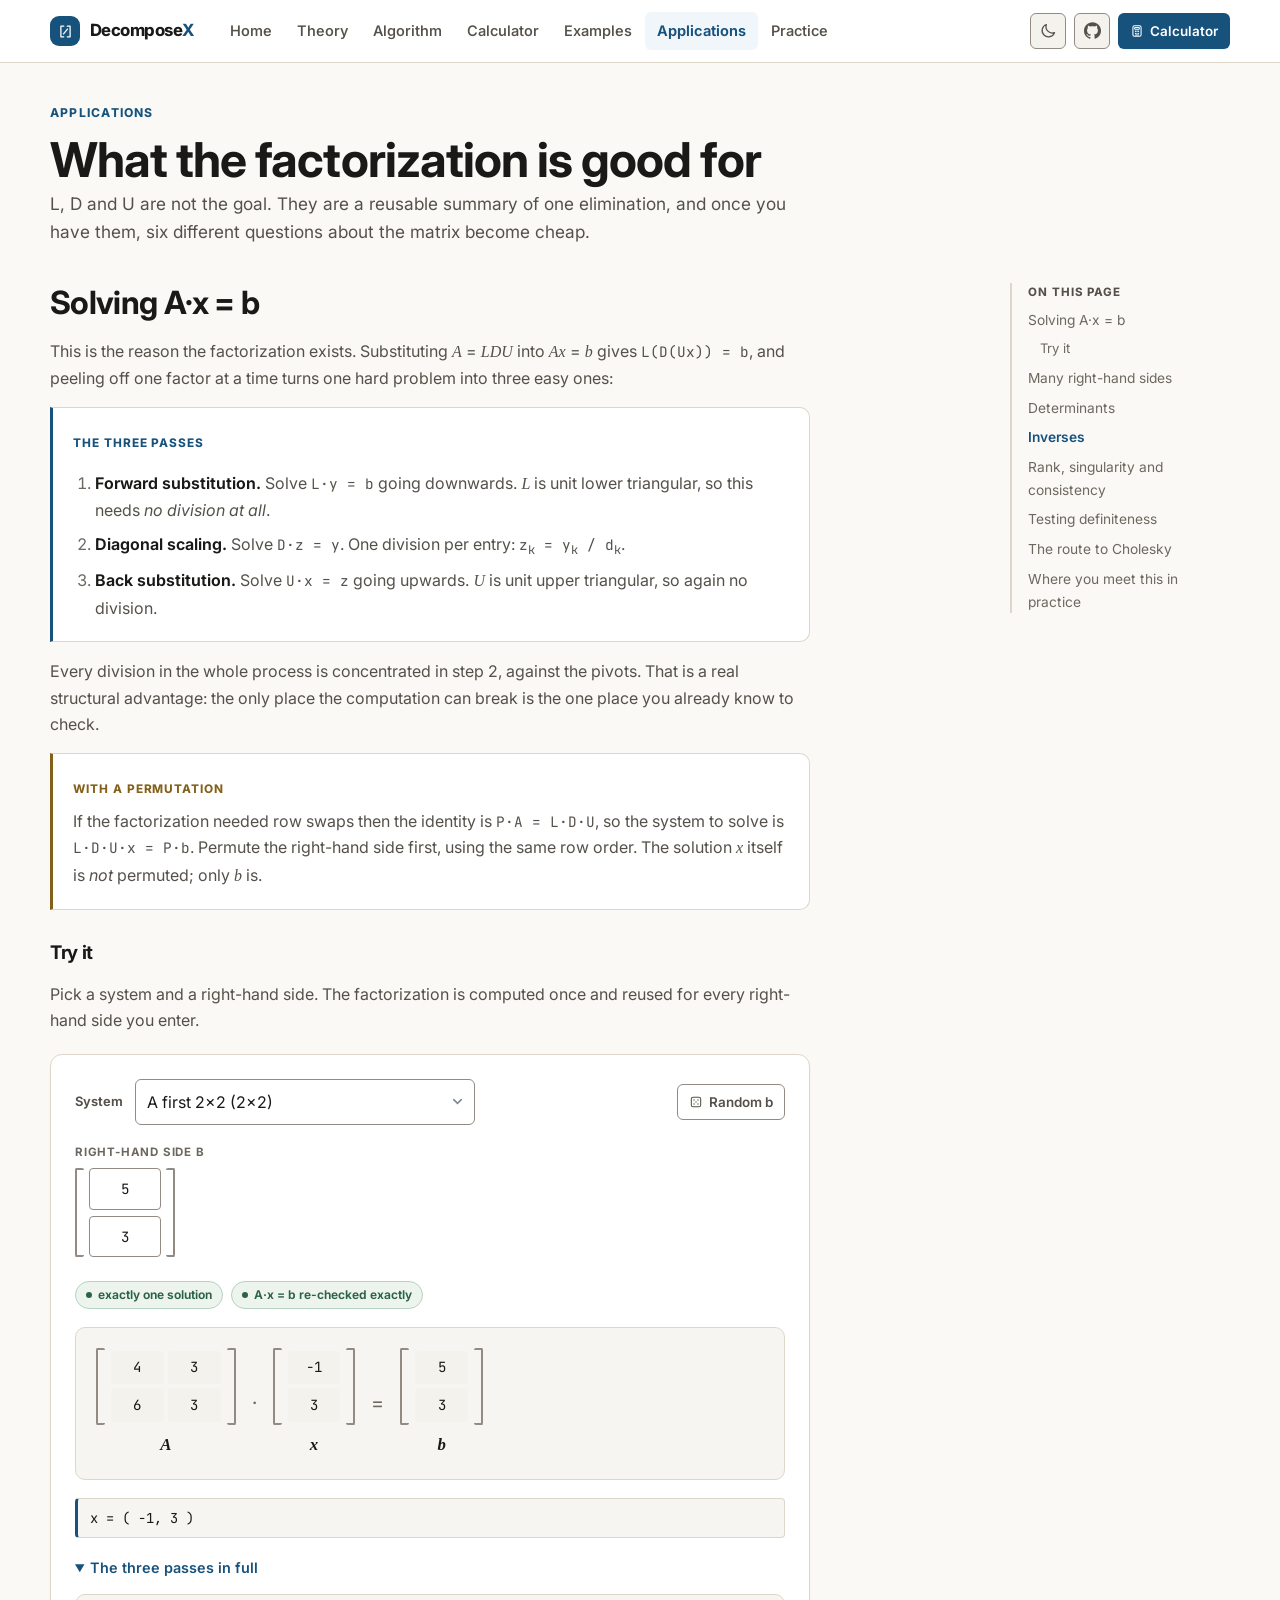
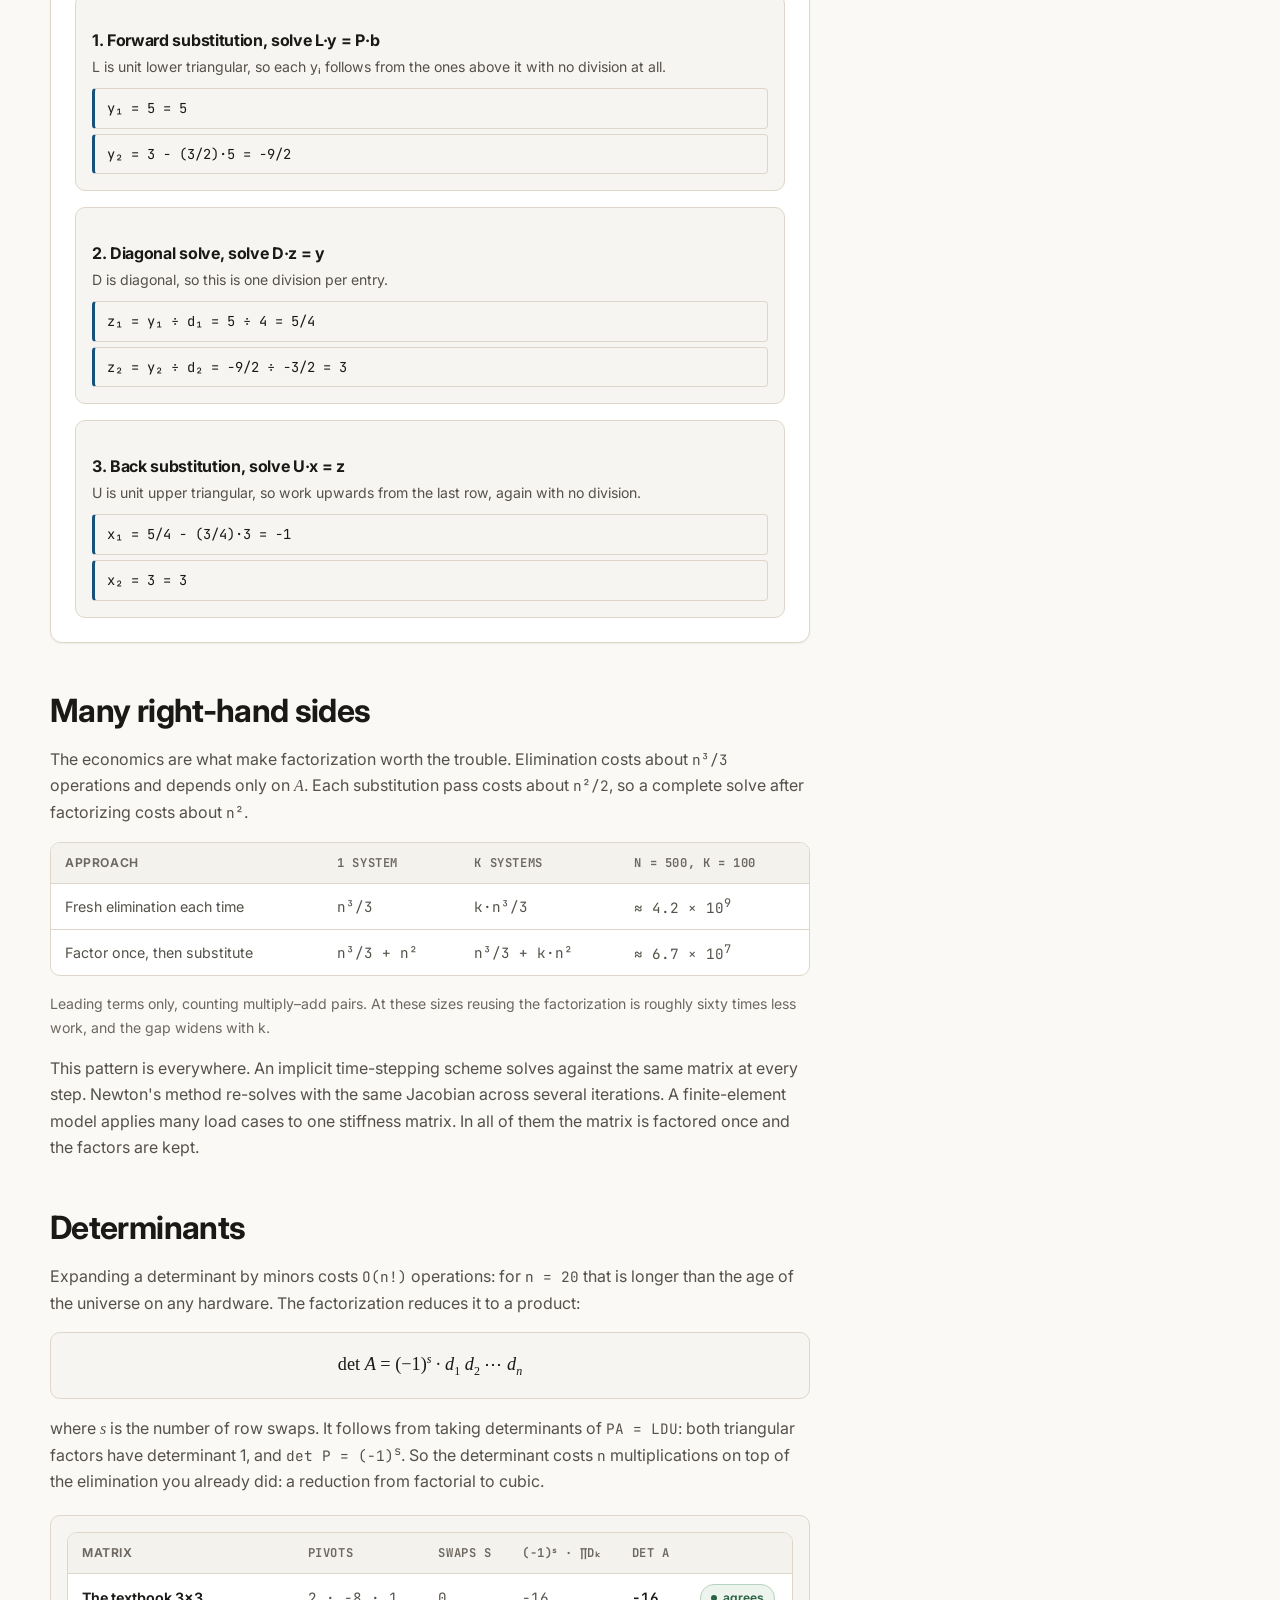
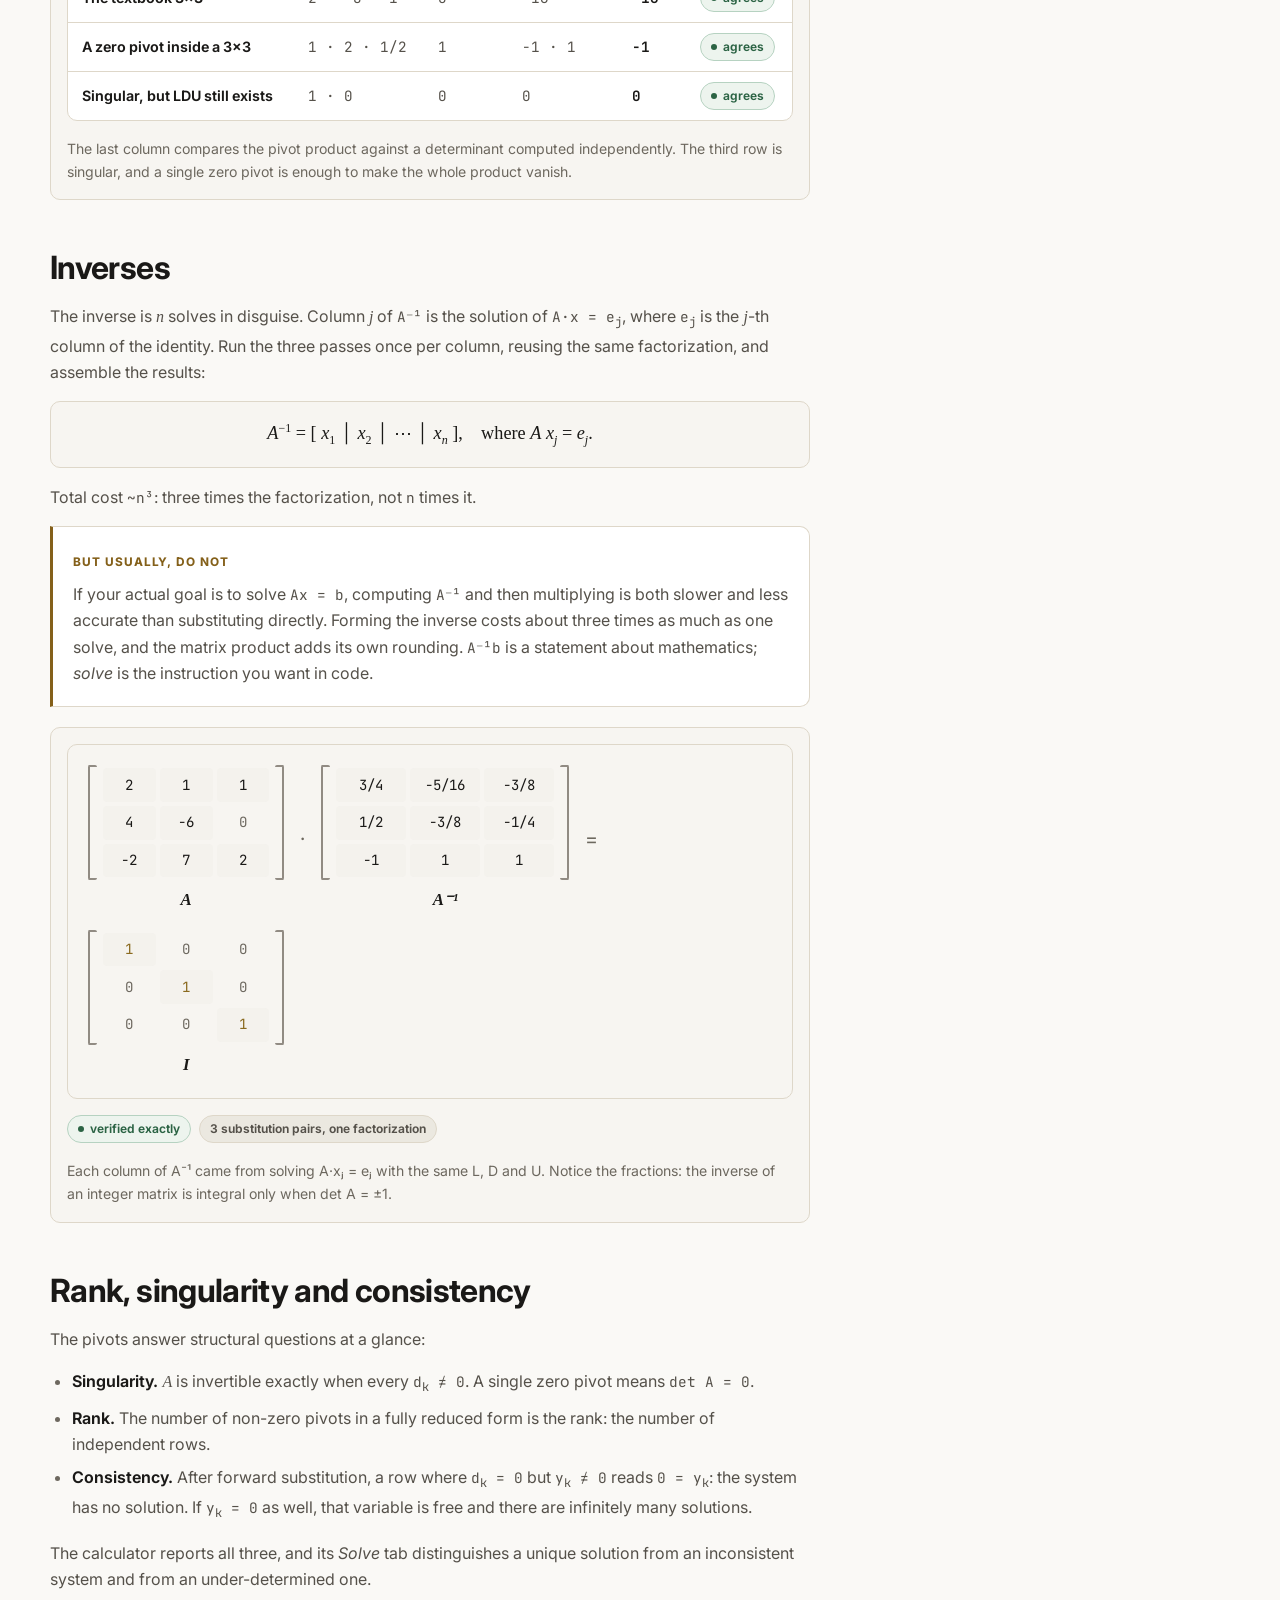
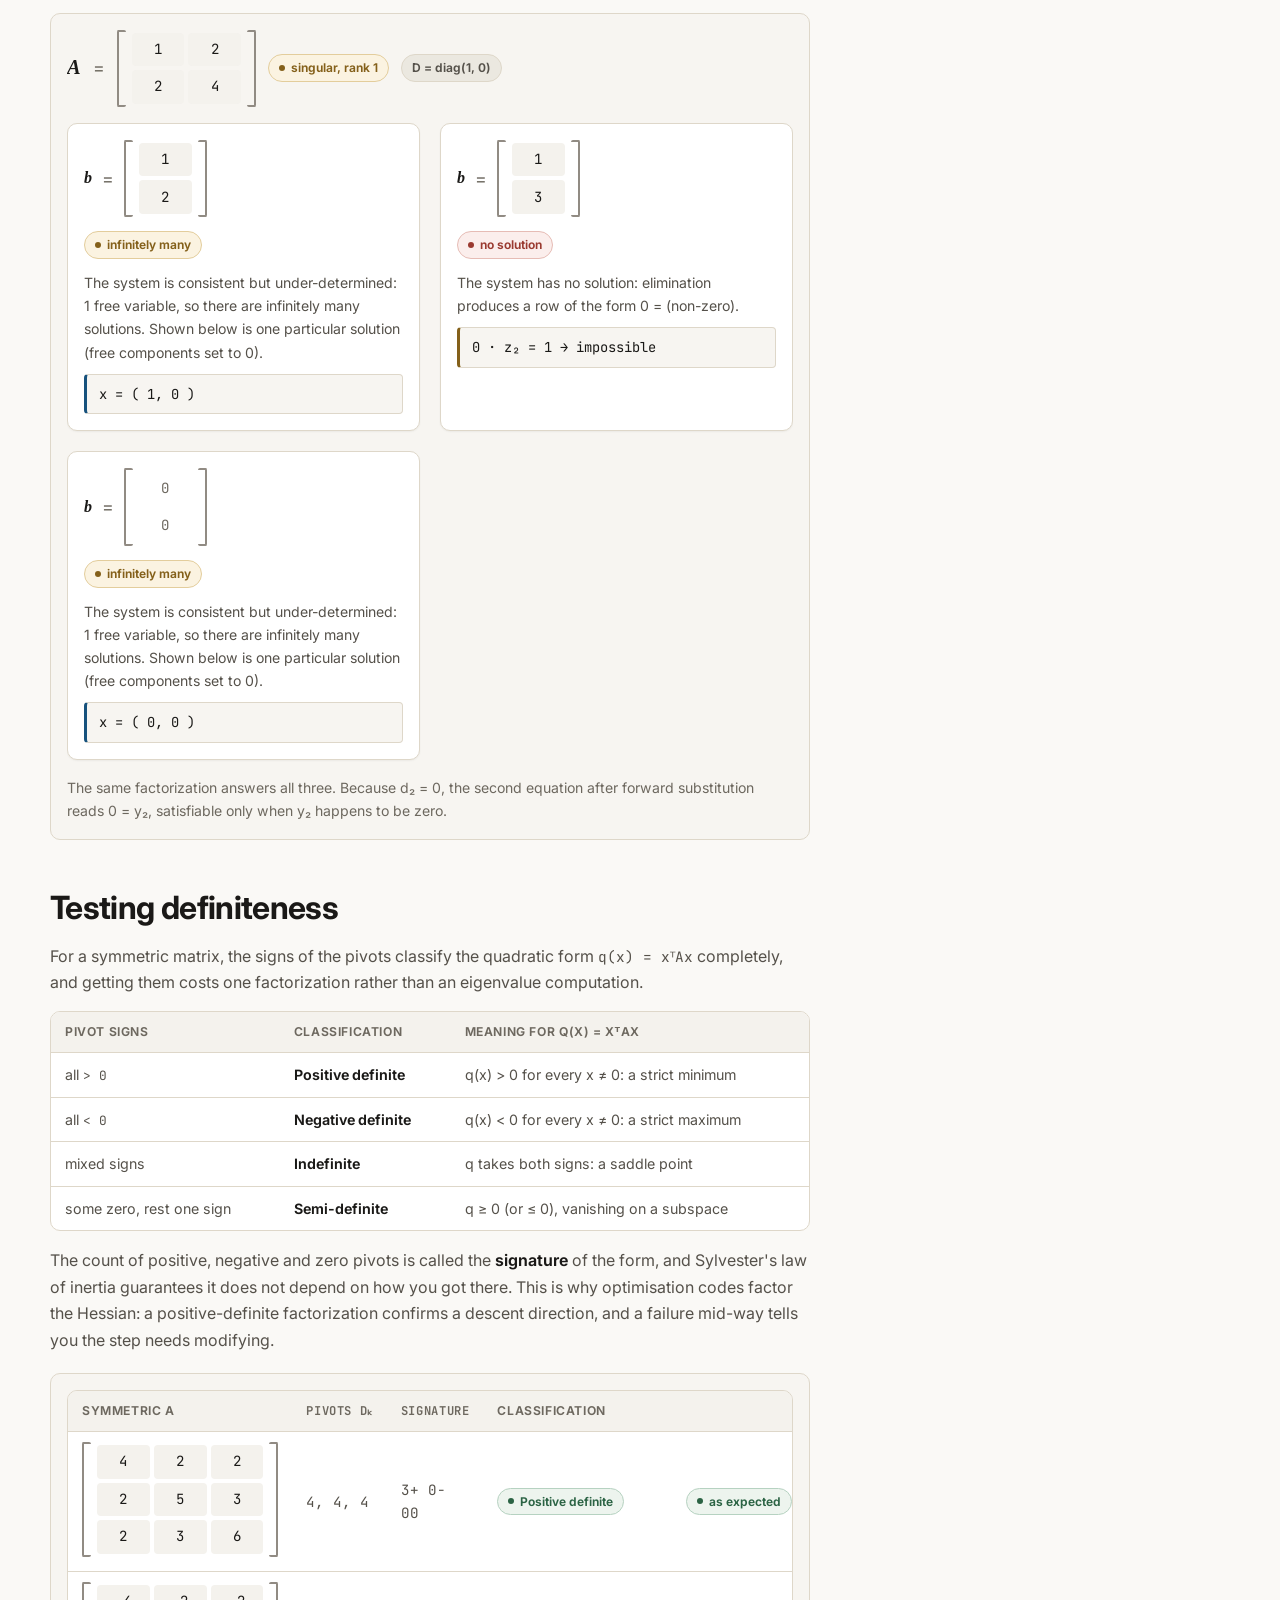
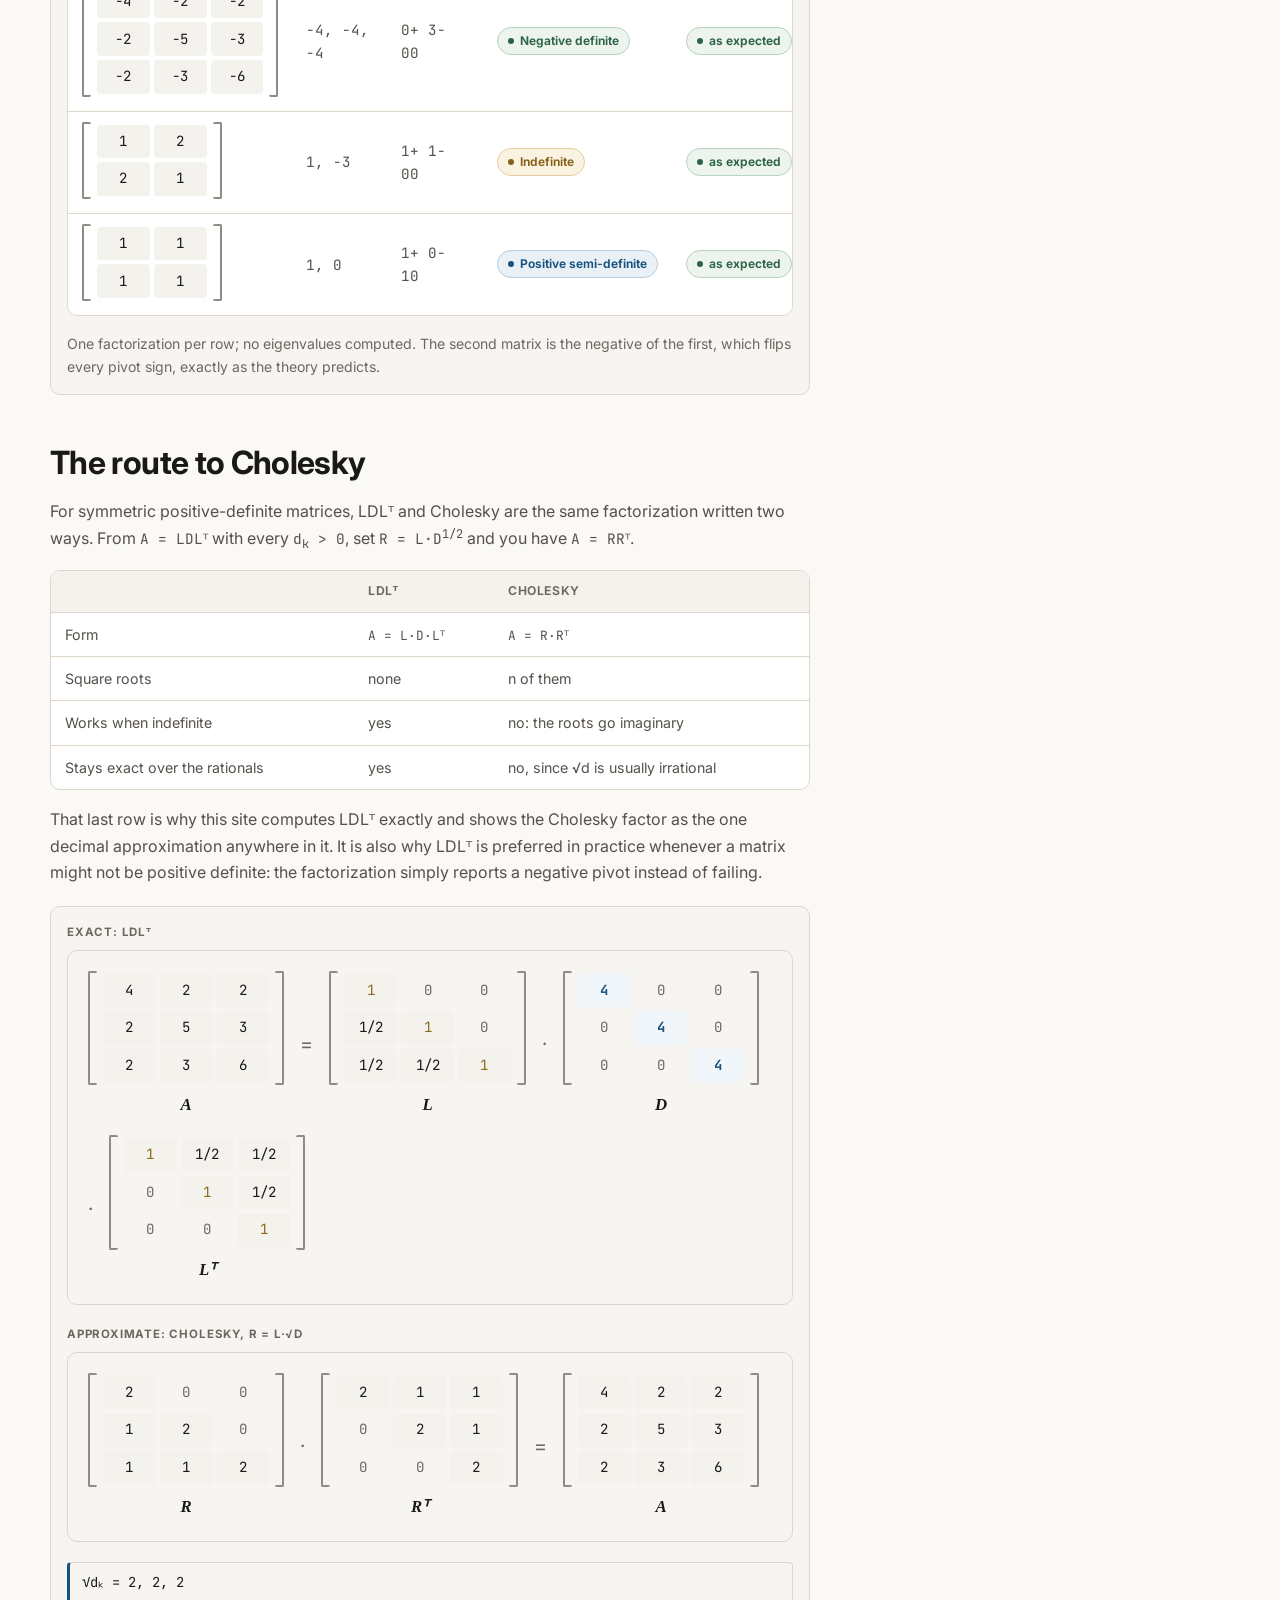
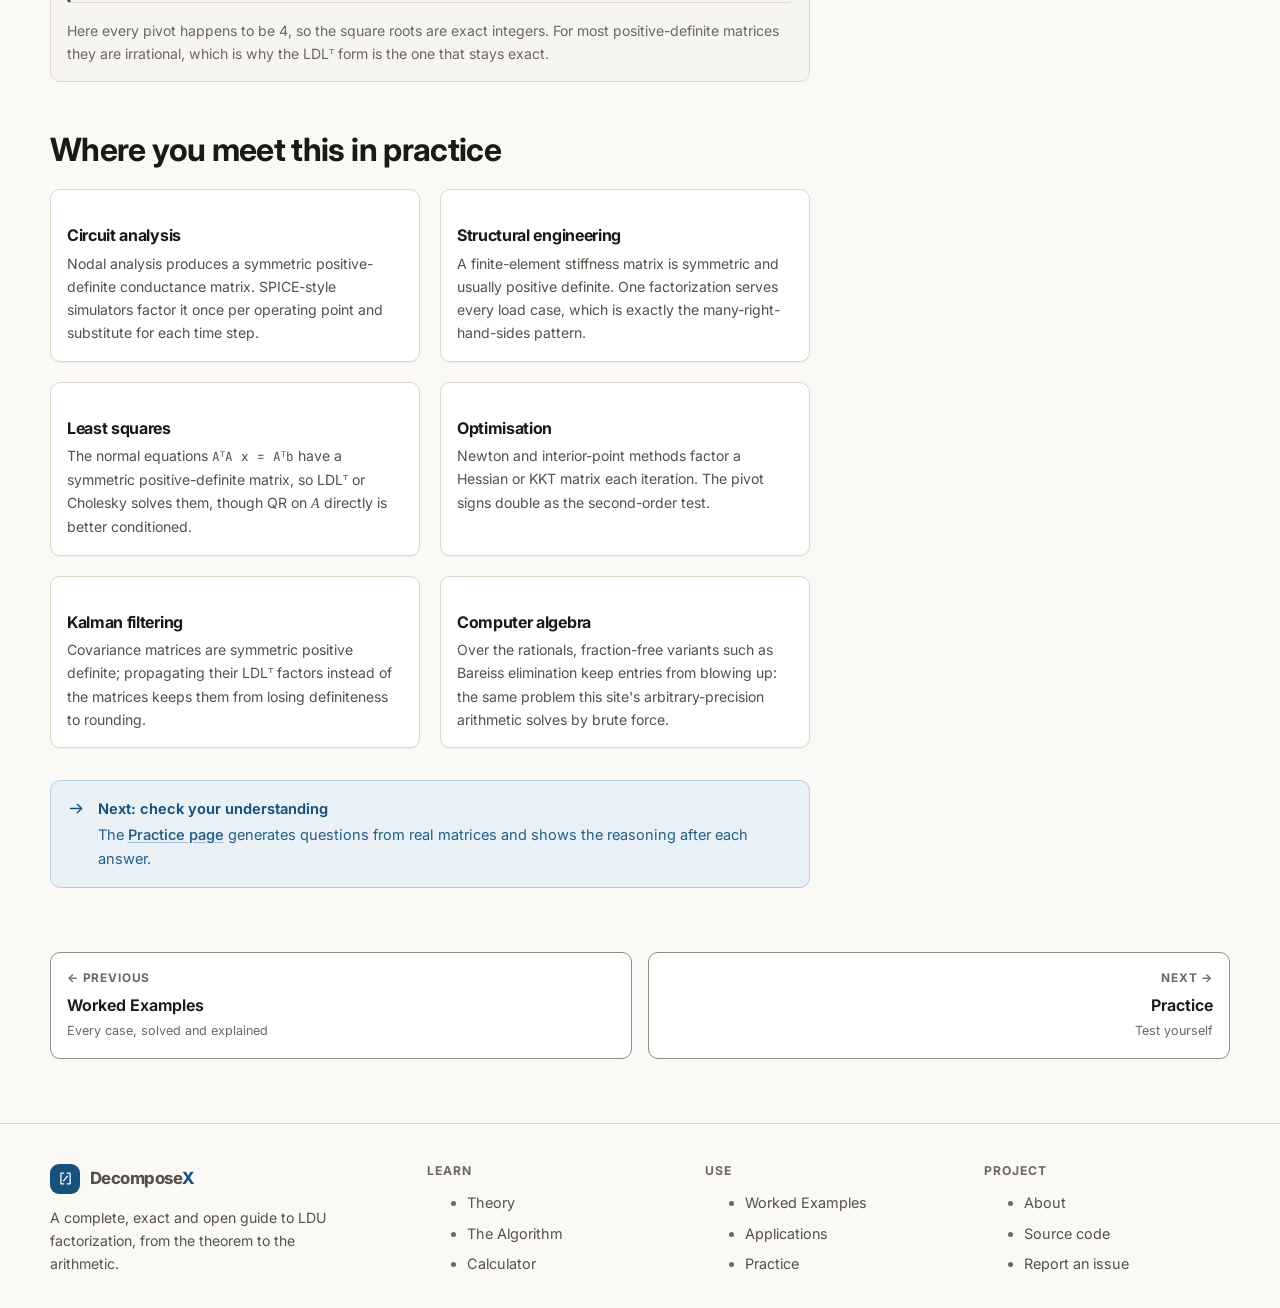
<file: applications.html>
<!DOCTYPE html>
<html lang="en">

<head>
  <meta charset="UTF-8">
  <meta name="viewport" content="width=device-width, initial-scale=1">
  <title>Applications | DecomposeX</title>
  <meta name="description"
    content="What LDU factorization is for: solving linear systems by substitution, determinants, inverses, rank, definiteness tests and the route to Cholesky.">
  <meta name="color-scheme" content="light dark">

  <link rel="icon"
    href="data:image/svg+xml,%3Csvg xmlns='http://www.w3.org/2000/svg' viewBox='0 0 32 32'%3E%3Crect width='32' height='32' rx='7' fill='%2317527d'/%3E%3Cg fill='none' stroke='white' stroke-width='2.2' stroke-linecap='round' stroke-linejoin='round'%3E%3Cpath d='M12.5 6H7.5v20h5'/%3E%3Cpath d='M19.5 6h5v20h-5'/%3E%3Cpath d='M12.4 24.2L19.6 7.8'/%3E%3C/g%3E%3C/svg%3E">
  <link rel="preconnect" href="https://fonts.googleapis.com">
  <link rel="preconnect" href="https://fonts.gstatic.com" crossorigin>
  <link rel="stylesheet"
    href="https://fonts.googleapis.com/css2?family=Inter:wght@400;500;600;700;800&family=JetBrains+Mono:wght@400;500;600&display=swap">
  <link rel="stylesheet" href="css/main.css">

  <script>
    /* Resolve the theme before the first paint: the stored choice if there is
       one, otherwise the operating-system preference. Always setting an
       explicit data-theme keeps the stylesheet to a single dark block. */
    (function () {
      var t = null;
      try { t = localStorage.getItem('decomposex:theme'); } catch (e) { }
      if (t !== 'dark' && t !== 'light') {
        t = (window.matchMedia && matchMedia('(prefers-color-scheme: dark)').matches) ? 'dark': 'light';
      }
      document.documentElement.setAttribute('data-theme', t);
    })();
  </script>
</head>

<body data-page="applications">
  <a class="skip-link" href="#main">Skip to content</a>
  <div id="nav-host" style="min-height:62px"></div>

  <main id="main">
    <div class="wrap">

      <header class="section-head" style="margin-bottom:36px">
        <div class="eyebrow">Applications</div>
        <h1>What the factorization is good for</h1>
        <p class="lead" style="max-width:70ch">
          L, D and U are not the goal. They are a reusable summary of one elimination, and once you have them,
          six different questions about the matrix become cheap.
        </p>
      </header>

      <div class="layout-toc">
        <article class="prose">

          <!-- ================= 1 ================= -->
          <h2 id="solving">Solving A·x = b</h2>
          <p>
            This is the reason the factorization exists. Substituting
            <span class="var">A</span> = <span class="var">LDU</span> into
            <span class="var">A</span><span class="var">x</span> = <span class="var">b</span> gives
            <span class="mono">L(D(Ux)) = b</span>, and peeling off one factor at a time turns one hard problem
            into three easy ones:
          </p>

          <div class="box">
            <span class="box-label">The three passes</span>
            <ol style="margin-top:8px">
              <li>
                <strong>Forward substitution.</strong> Solve <span class="mono">L·y = b</span> going downwards.
                <span class="var">L</span> is unit lower triangular, so this needs
                <em>no division at all</em>.
              </li>
              <li>
                <strong>Diagonal scaling.</strong> Solve <span class="mono">D·z = y</span>. One division per
                entry: <span class="mono">z<sub>k</sub> = y<sub>k</sub> / d<sub>k</sub></span>.
              </li>
              <li>
                <strong>Back substitution.</strong> Solve <span class="mono">U·x = z</span> going upwards.
                <span class="var">U</span> is unit upper triangular, so again no division.
              </li>
            </ol>
          </div>

          <p>
            Every division in the whole process is concentrated in step 2, against the pivots. That is a real
            structural advantage: the only place the computation can break is the one place you already know to
            check.
          </p>

          <div class="box box-warn">
            <span class="box-label">With a permutation</span>
            <p>
              If the factorization needed row swaps then the identity is
              <span class="mono">P·A = L·D·U</span>, so the system to solve is
              <span class="mono">L·D·U·x = P·b</span>. Permute the right-hand side first, using the same row
              order. The solution <span class="var">x</span> itself is <em>not</em> permuted; only
              <span class="var">b</span> is.
            </p>
          </div>

          <h3 id="try-solving">Try it</h3>
          <p>
            Pick a system and a right-hand side. The factorization is computed once and reused for every
            right-hand side you enter.
          </p>
          <div id="solver-demo"></div>

          <!-- ================= 2 ================= -->
          <h2 id="many-rhs">Many right-hand sides</h2>
          <p>
            The economics are what make factorization worth the trouble. Elimination costs about
            <span class="mono">n³/3</span> operations and depends only on <span class="var">A</span>. Each
            substitution pass costs about <span class="mono">n²/2</span>, so a complete solve after factorizing
            costs about <span class="mono">n²</span>.
          </p>
          <div class="table-wrap">
            <table class="tbl">
              <thead>
                <tr>
                  <th>Approach</th>
                  <th class="num">1 system</th>
                  <th class="num">k systems</th>
                  <th class="num">n = 500, k = 100</th>
                </tr>
              </thead>
              <tbody>
                <tr>
                  <td>Fresh elimination each time</td>
                  <td class="num">n³/3</td>
                  <td class="num">k·n³/3</td>
                  <td class="num">≈ 4.2 × 10<sup>9</sup></td>
                </tr>
                <tr>
                  <td>Factor once, then substitute</td>
                  <td class="num">n³/3 + n²</td>
                  <td class="num">n³/3 + k·n²</td>
                  <td class="num">≈ 6.7 × 10<sup>7</sup></td>
                </tr>
              </tbody>
            </table>
          </div>
          <p class="text-sm text-mute">
            Leading terms only, counting multiply&ndash;add pairs. At these sizes reusing the factorization is
            roughly sixty times less work, and the gap widens with k.
          </p>
          <p>
            This pattern is everywhere. An implicit time-stepping scheme solves against the same matrix at every
            step. Newton's method re-solves with the same Jacobian across several iterations. A finite-element
            model applies many load cases to one stiffness matrix. In all of them the matrix is factored once and
            the factors are kept.
          </p>

          <!-- ================= 3 ================= -->
          <h2 id="determinant">Determinants</h2>
          <p>
            Expanding a determinant by minors costs <span class="mono">O(n!)</span> operations: for
            <span class="mono">n = 20</span> that is longer than the age of the universe on any hardware. The
            factorization reduces it to a product:
          </p>
          <div class="eq">
            det <em>A</em> = (−1)<sup><em>s</em></sup> · <em>d</em><sub>1</sub> <em>d</em><sub>2</sub> ⋯ <em>d</em><sub><em>n</em></sub>
          </div>
          <p>
            where <span class="var">s</span> is the number of row swaps. It follows from taking determinants of
            <span class="mono">PA = LDU</span>: both triangular factors have determinant 1, and
            <span class="mono">det P = (−1)<sup>s</sup></span>. So the determinant costs
            <span class="mono">n</span> multiplications on top of the elimination you already did: a reduction
            from factorial to cubic.
          </p>
          <div id="det-demo"></div>

          <!-- ================= 4 ================= -->
          <h2 id="inverse">Inverses</h2>
          <p>
            The inverse is <span class="var">n</span> solves in disguise. Column <span class="var">j</span> of
            <span class="mono">A⁻¹</span> is the solution of
            <span class="mono">A·x = e<sub>j</sub></span>, where <span class="mono">e<sub>j</sub></span> is the
            <span class="var">j</span>-th column of the identity. Run the three passes once per column, reusing
            the same factorization, and assemble the results:
          </p>
          <div class="eq">
            <em>A</em><sup>−1</sup> = [ <em>x</em><sub>1</sub> │ <em>x</em><sub>2</sub> │ ⋯ │ <em>x</em><sub><em>n</em></sub> ],
            &nbsp;&nbsp; where <em>A</em> <em>x</em><sub><em>j</em></sub> = <em>e</em><sub><em>j</em></sub>.
          </div>
          <p>
            Total cost <span class="mono">~n³</span>: three times the factorization, not
            <span class="mono">n</span> times it.
          </p>
          <div class="box box-warn">
            <span class="box-label">But usually, do not</span>
            <p>
              If your actual goal is to solve <span class="mono">Ax = b</span>, computing
              <span class="mono">A⁻¹</span> and then multiplying is both slower and less accurate than
              substituting directly. Forming the inverse costs about three times as much as one solve, and the
              matrix product adds its own rounding. <span class="mono">A⁻¹b</span> is a statement about
              mathematics; <em>solve</em> is the instruction you want in code.
            </p>
          </div>
          <div id="inv-demo"></div>

          <!-- ================= 5 ================= -->
          <h2 id="rank">Rank, singularity and consistency</h2>
          <p>
            The pivots answer structural questions at a glance:
          </p>
          <ul>
            <li>
              <strong>Singularity.</strong> <span class="var">A</span> is invertible exactly when every
              <span class="mono">d<sub>k</sub> ≠ 0</span>. A single zero pivot means
              <span class="mono">det A = 0</span>.
            </li>
            <li>
              <strong>Rank.</strong> The number of non-zero pivots in a fully reduced form is the rank: the
              number of independent rows.
            </li>
            <li>
              <strong>Consistency.</strong> After forward substitution, a row where
              <span class="mono">d<sub>k</sub> = 0</span> but <span class="mono">y<sub>k</sub> ≠ 0</span> reads
              <span class="mono">0 = y<sub>k</sub></span>: the system has no solution. If
              <span class="mono">y<sub>k</sub> = 0</span> as well, that variable is free and there are infinitely
              many solutions.
            </li>
          </ul>
          <p>
            The calculator reports all three, and its <em>Solve</em> tab distinguishes a unique solution from an
            inconsistent system and from an under-determined one.
          </p>
          <div id="consistency-demo"></div>

          <!-- ================= 6 ================= -->
          <h2 id="definiteness">Testing definiteness</h2>
          <p>
            For a symmetric matrix, the signs of the pivots classify the quadratic form
            <span class="mono">q(x) = xᵀAx</span> completely, and getting them costs one factorization rather
            than an eigenvalue computation.
          </p>
          <div class="table-wrap">
            <table class="tbl">
              <thead>
                <tr><th>Pivot signs</th><th>Classification</th><th>Meaning for q(x) = xᵀAx</th></tr>
              </thead>
              <tbody>
                <tr><td>all <span class="mono">&gt; 0</span></td><td><strong>Positive definite</strong></td><td>q(x) &gt; 0 for every x ≠ 0: a strict minimum</td></tr>
                <tr><td>all <span class="mono">&lt; 0</span></td><td><strong>Negative definite</strong></td><td>q(x) &lt; 0 for every x ≠ 0: a strict maximum</td></tr>
                <tr><td>mixed signs</td><td><strong>Indefinite</strong></td><td>q takes both signs: a saddle point</td></tr>
                <tr><td>some zero, rest one sign</td><td><strong>Semi-definite</strong></td><td>q ≥ 0 (or ≤ 0), vanishing on a subspace</td></tr>
              </tbody>
            </table>
          </div>
          <p>
            The count of positive, negative and zero pivots is called the <strong>signature</strong> of the form,
            and Sylvester's law of inertia guarantees it does not depend on how you got there. This is why
            optimisation codes factor the Hessian: a positive-definite factorization confirms a descent direction,
            and a failure mid-way tells you the step needs modifying.
          </p>
          <div id="definite-demo"></div>

          <!-- ================= 7 ================= -->
          <h2 id="cholesky">The route to Cholesky</h2>
          <p>
            For symmetric positive-definite matrices, LDLᵀ and Cholesky are the same factorization written two
            ways. From <span class="mono">A = LDLᵀ</span> with every
            <span class="mono">d<sub>k</sub> &gt; 0</span>, set
            <span class="mono">R = L·D<sup>1/2</sup></span> and you have
            <span class="mono">A = RRᵀ</span>.
          </p>
          <div class="table-wrap">
            <table class="tbl">
              <thead>
                <tr><th></th><th>LDLᵀ</th><th>Cholesky</th></tr>
              </thead>
              <tbody>
                <tr><td>Form</td><td><span class="mono">A = L·D·Lᵀ</span></td><td><span class="mono">A = R·Rᵀ</span></td></tr>
                <tr><td>Square roots</td><td>none</td><td>n of them</td></tr>
                <tr><td>Works when indefinite</td><td>yes</td><td>no: the roots go imaginary</td></tr>
                <tr><td>Stays exact over the rationals</td><td>yes</td><td>no, since √d is usually irrational</td></tr>
              </tbody>
            </table>
          </div>
          <p>
            That last row is why this site computes LDLᵀ exactly and shows the Cholesky factor as the one
            decimal approximation anywhere in it. It is also why LDLᵀ is preferred in practice whenever a matrix
            might not be positive definite: the factorization simply reports a negative pivot instead of failing.
          </p>
          <div id="cholesky-demo"></div>

          <!-- ================= 8 ================= -->
          <h2 id="where">Where you meet this in practice</h2>
          <div class="grid grid-2" style="margin-top:20px">
            <div class="card card-sm">
              <h4>Circuit analysis</h4>
              <p class="text-sm" style="margin-top:6px">
                Nodal analysis produces a symmetric positive-definite conductance matrix. SPICE-style simulators
                factor it once per operating point and substitute for each time step.
              </p>
            </div>
            <div class="card card-sm">
              <h4>Structural engineering</h4>
              <p class="text-sm" style="margin-top:6px">
                A finite-element stiffness matrix is symmetric and usually positive definite. One factorization
                serves every load case, which is exactly the many-right-hand-sides pattern.
              </p>
            </div>
            <div class="card card-sm">
              <h4>Least squares</h4>
              <p class="text-sm" style="margin-top:6px">
                The normal equations <span class="mono">AᵀA x = Aᵀb</span> have a symmetric positive-definite
                matrix, so LDLᵀ or Cholesky solves them, though QR on <span class="var">A</span> directly is
                better conditioned.
              </p>
            </div>
            <div class="card card-sm">
              <h4>Optimisation</h4>
              <p class="text-sm" style="margin-top:6px">
                Newton and interior-point methods factor a Hessian or KKT matrix each iteration. The pivot signs
                double as the second-order test.
              </p>
            </div>
            <div class="card card-sm">
              <h4>Kalman filtering</h4>
              <p class="text-sm" style="margin-top:6px">
                Covariance matrices are symmetric positive definite; propagating their LDLᵀ factors instead of the
                matrices keeps them from losing definiteness to rounding.
              </p>
            </div>
            <div class="card card-sm">
              <h4>Computer algebra</h4>
              <p class="text-sm" style="margin-top:6px">
                Over the rationals, fraction-free variants such as Bareiss elimination keep entries from blowing
                up: the same problem this site's arbitrary-precision arithmetic solves by brute force.
              </p>
            </div>
          </div>

          <div class="alert alert-info" style="margin-top:32px">
            <span data-icon="arrowRight"></span>
            <div>
              <span class="alert-title">Next: check your understanding</span>
              <p>
                The <a class="link" href="practice.html">Practice page</a> generates questions from real matrices
                and shows the reasoning after each answer.
              </p>
            </div>
          </div>

        </article>

        <nav class="toc" id="toc-host" aria-label="On this page"></nav>
      </div>

      <div id="pagenav-host"></div>
    </div>
  </main>

  <div id="footer-host"></div>

  <script src="js/fraction.js"></script>
  <script src="js/matrix.js"></script>
  <script src="js/ldu.js"></script>
  <script src="js/site.js"></script>
  <script src="js/render.js"></script>
  <script src="js/examples-data.js"></script>
  <script src="js/applications.js"></script>
</body>

</html>
</file>
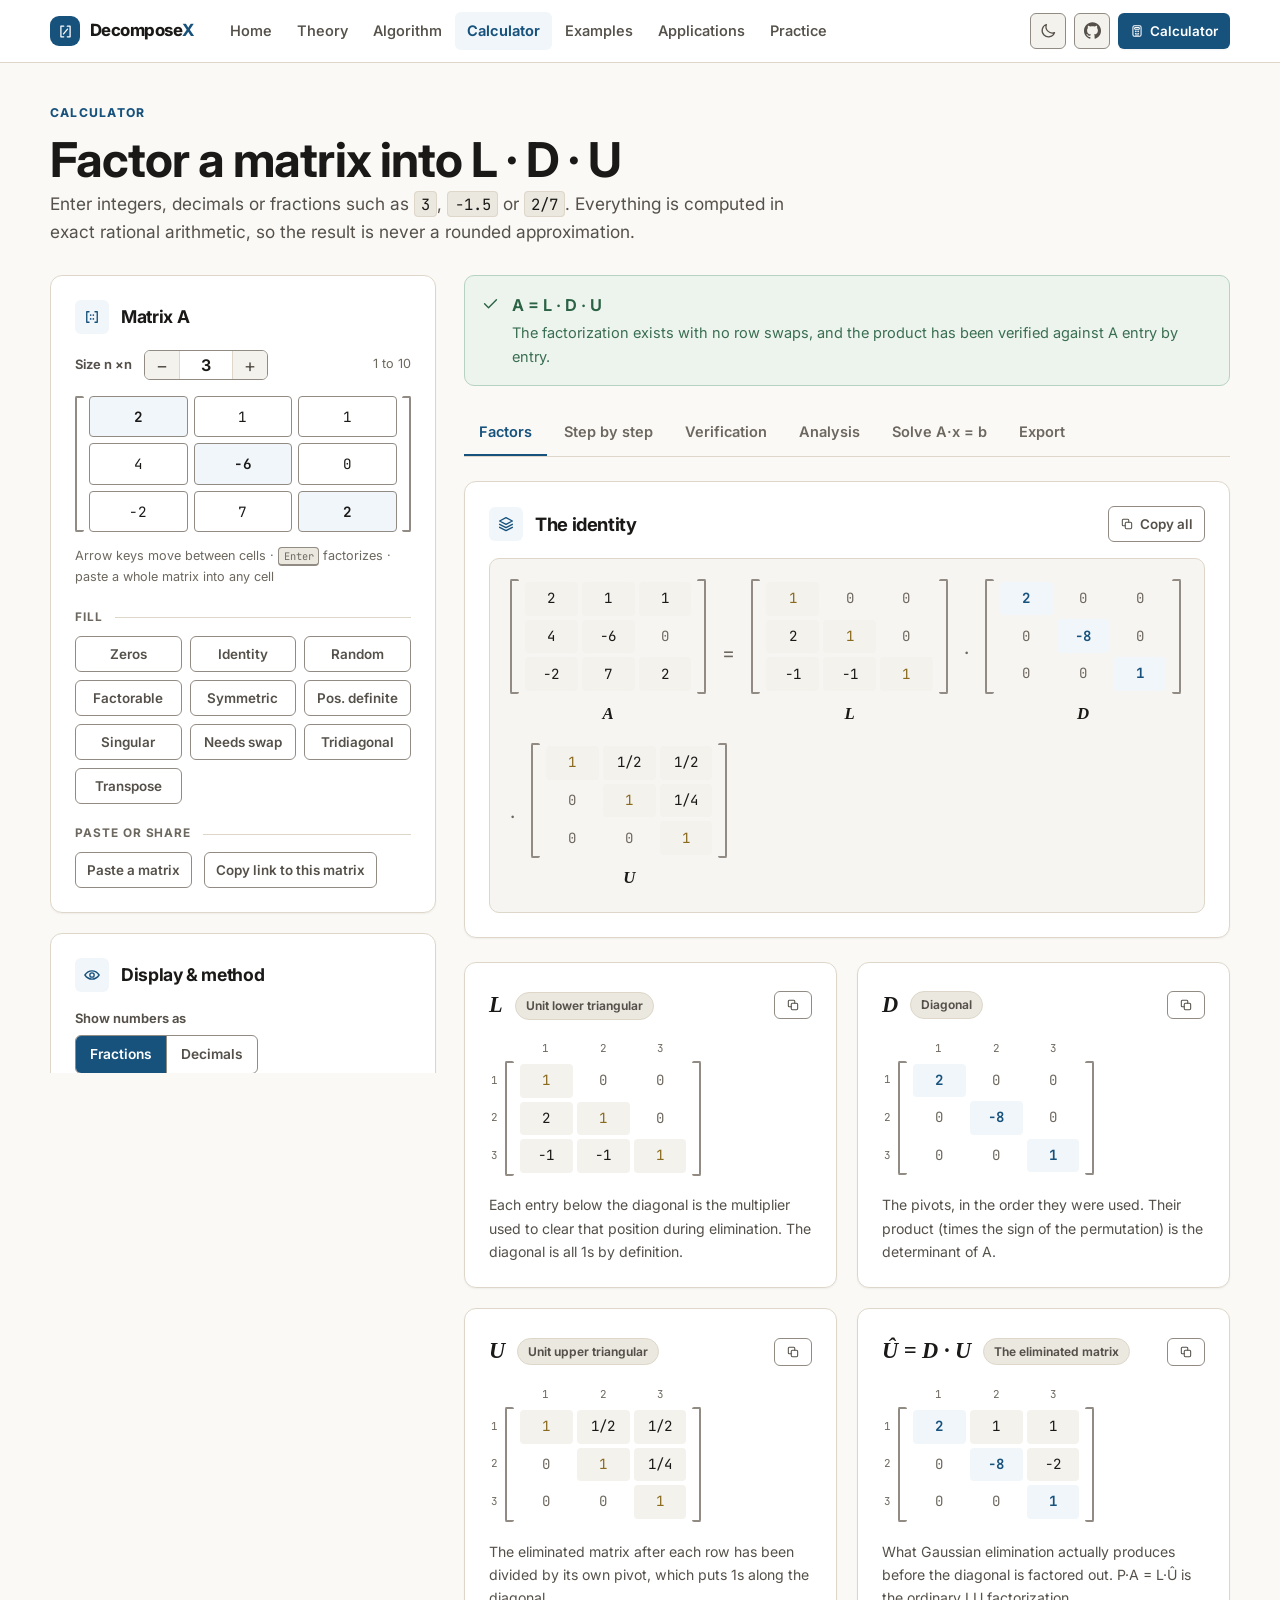
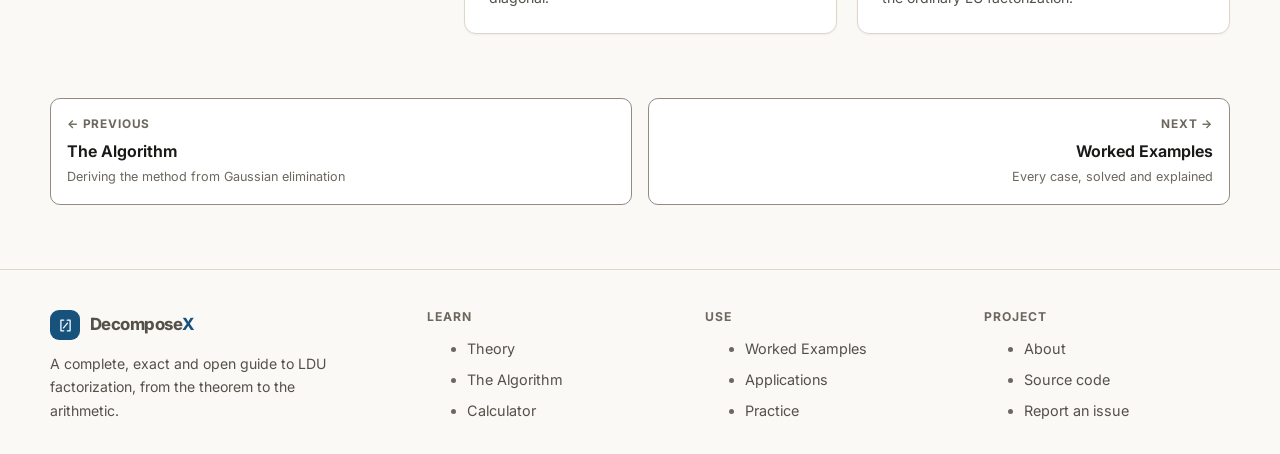
<file: calculator.html>
<!DOCTYPE html>
<html lang="en">

<head>
  <meta charset="UTF-8">
  <meta name="viewport" content="width=device-width, initial-scale=1">
  <title>Calculator | DecomposeX</title>
  <meta name="description"
    content="Factor any square matrix into L, D and U exactly. Step-by-step elimination, row permutations, verification, determinant, rank and system solving.">
  <meta name="color-scheme" content="light dark">

  <link rel="icon"
    href="data:image/svg+xml,%3Csvg xmlns='http://www.w3.org/2000/svg' viewBox='0 0 32 32'%3E%3Crect width='32' height='32' rx='7' fill='%2317527d'/%3E%3Cg fill='none' stroke='white' stroke-width='2.2' stroke-linecap='round' stroke-linejoin='round'%3E%3Cpath d='M12.5 6H7.5v20h5'/%3E%3Cpath d='M19.5 6h5v20h-5'/%3E%3Cpath d='M12.4 24.2L19.6 7.8'/%3E%3C/g%3E%3C/svg%3E">
  <link rel="preconnect" href="https://fonts.googleapis.com">
  <link rel="preconnect" href="https://fonts.gstatic.com" crossorigin>
  <link rel="stylesheet"
    href="https://fonts.googleapis.com/css2?family=Inter:wght@400;500;600;700;800&family=JetBrains+Mono:wght@400;500;600&display=swap">
  <link rel="stylesheet" href="css/main.css">

  <script>
    /* Resolve the theme before the first paint: the stored choice if there is
       one, otherwise the operating-system preference. Always setting an
       explicit data-theme keeps the stylesheet to a single dark block. */
    (function () {
      var t = null;
      try { t = localStorage.getItem('decomposex:theme'); } catch (e) { }
      if (t !== 'dark' && t !== 'light') {
        t = (window.matchMedia && matchMedia('(prefers-color-scheme: dark)').matches) ? 'dark': 'light';
      }
      document.documentElement.setAttribute('data-theme', t);
    })();
  </script>
</head>

<body data-page="calculator">
  <a class="skip-link" href="#main">Skip to content</a>
  <div id="nav-host" style="min-height:62px"></div>

  <main id="main">
    <div class="wrap">

      <header class="section-head" style="margin-bottom:28px">
        <div class="eyebrow">Calculator</div>
        <h1 style="font-size:clamp(1.7rem,1.1rem+1.8vw,2.4rem)">Factor a matrix into L · D · U</h1>
        <p class="lead" style="max-width:70ch">
          Enter integers, decimals or fractions such as <code>3</code>, <code>-1.5</code> or <code>2/7</code>.
          Everything is computed in exact rational arithmetic, so the result is never a rounded approximation.
        </p>
      </header>

      <div class="calc-layout">

        <!-- ============ Input column ============ -->
        <div class="calc-side">

          <section class="card" aria-labelledby="input-h">
            <div class="card-head">
              <span class="card-ico" data-icon="matrix"></span>
              <h2 id="input-h" style="font-size:1.1rem">Matrix A</h2>
            </div>

            <div class="row" style="margin-bottom:16px">
              <label class="label" for="size-input" style="margin:0">Size n ×n</label>
              <div class="stepper">
                <button type="button" id="size-dec" aria-label="Decrease matrix size">−</button>
                <input id="size-input" type="number" min="1" max="10" value="3" inputmode="numeric"
                  aria-label="Matrix size">
                <button type="button" id="size-inc" aria-label="Increase matrix size">+</button>
              </div>
              <span class="spacer"></span>
              <span class="hint" id="size-hint">1 to 10</span>
            </div>

            <div id="grid-host" class="mx-scroll"></div>
            <p class="hint" style="margin-top:10px">
              Arrow keys move between cells · <kbd>Enter</kbd> factorizes · paste a whole matrix into any cell
            </p>

            <div id="grid-error" class="alert alert-err hidden" style="margin-top:14px" role="alert"></div>

            <div class="divider-label" style="margin-top:20px"><span>Fill</span></div>
            <div class="preset-grid" id="fill-host"></div>

            <div class="divider-label" style="margin-top:20px"><span>Paste or share</span></div>
            <div class="row">
              <button class="btn btn-ghost btn-sm" id="paste-toggle" type="button">Paste a matrix</button>
              <button class="btn btn-ghost btn-sm" id="link-copy" type="button">Copy link to this matrix</button>
            </div>
            <div id="paste-panel" class="hidden" style="margin-top:12px">
              <label class="label" for="paste-area">Rows on separate lines, entries separated by spaces or commas</label>
              <textarea class="textarea" id="paste-area" rows="4" spellcheck="false"
placeholder="2  1  1
4 -6  0
-2  7  2"></textarea>
              <div class="row" style="margin-top:10px">
                <button class="btn btn-sm" id="paste-apply" type="button">Load it</button>
                <button class="btn btn-ghost btn-sm" id="paste-cancel" type="button">Cancel</button>
              </div>
              <p class="hint" style="margin-top:8px">
                Brackets are ignored, so <code>[[1,2],[3,4]]</code> works too.
              </p>
            </div>
          </section>

          <section class="card" aria-labelledby="opt-h">
            <div class="card-head">
              <span class="card-ico" data-icon="eye"></span>
              <h2 id="opt-h" style="font-size:1.1rem">Display &amp; method</h2>
            </div>

            <div class="field" style="margin-bottom:16px">
              <span class="label">Show numbers as</span>
              <div class="row">
                <div class="btn-group" role="group" aria-label="Number format">
                  <button type="button" id="mode-frac" aria-pressed="true">Fractions</button>
                  <button type="button" id="mode-dec" aria-pressed="false">Decimals</button>
                </div>
                <span id="places-wrap" class="row hidden" style="gap:8px">
                  <label class="label" for="places-input" style="margin:0">places</label>
                  <div class="stepper">
                    <button type="button" id="places-dec" aria-label="Fewer decimal places">−</button>
                    <input id="places-input" type="number" min="1" max="12" value="4" aria-label="Decimal places">
                    <button type="button" id="places-inc" aria-label="More decimal places">+</button>
                  </div>
                </span>
              </div>
              <span class="hint" id="places-hint">
                Fractions are exact. Decimals are truncated, and a trailing … marks digits that continue.
              </span>
            </div>

            <div class="field" style="margin-bottom:16px">
              <label class="label" for="pivot-select">Pivoting strategy</label>
              <select class="select" id="pivot-select">
                <option value="when-zero" selected>Swap rows only when forced (default)</option>
                <option value="never">Never swap (textbook A = LDU only)</option>
                <option value="largest">Always pick the largest pivot (partial pivoting)</option>
              </select>
              <span class="hint" id="pivot-hint"></span>
            </div>

            <label class="switch">
              <input type="checkbox" id="solve-toggle">
              <span class="switch-track"></span>
              <span>Also solve A·x = b</span>
            </label>
            <div id="b-panel" class="hidden" style="margin-top:12px">
              <span class="label">Right-hand side b</span>
              <div id="b-host" class="mx-scroll" style="margin-top:6px"></div>
            </div>
          </section>

          <section class="card" aria-labelledby="ex-h">
            <div class="card-head">
              <span class="card-ico" data-icon="book"></span>
              <h2 id="ex-h" style="font-size:1.1rem">Load an example</h2>
            </div>
            <div class="field">
              <label class="sr-only" for="example-select">Choose an example matrix</label>
              <select class="select" id="example-select"></select>
            </div>
            <p class="hint" id="example-note" style="margin-top:10px"></p>
            <a class="btn btn-ghost btn-sm" href="examples.html" style="margin-top:12px">All examples, explained →</a>
          </section>

        </div>

        <!-- ============ Results column ============ -->
        <div id="results-col">
          <div id="status-host"></div>

          <div id="results-shell" class="hidden">
            <div class="tabs" role="tablist" aria-label="Result sections" id="tabs-host"></div>
            <div id="panels-host" style="margin-top:24px"></div>
          </div>

          <div id="empty-state" class="results-empty">
            <span data-icon="calc"></span>
            <div>
              <h3>Nothing to factor yet</h3>
              <p class="text-sm" style="max-width:44ch;margin-top:6px">
                Fill in the matrix on the left, or load an example, and the factorization appears here.
              </p>
            </div>
          </div>
        </div>

      </div>

      <div id="pagenav-host"></div>
    </div>
  </main>

  <div id="footer-host"></div>

  <script src="js/fraction.js"></script>
  <script src="js/matrix.js"></script>
  <script src="js/ldu.js"></script>
  <script src="js/site.js"></script>
  <script src="js/render.js"></script>
  <script src="js/examples-data.js"></script>
  <script src="js/calculator.js"></script>
</body>

</html>
</file>
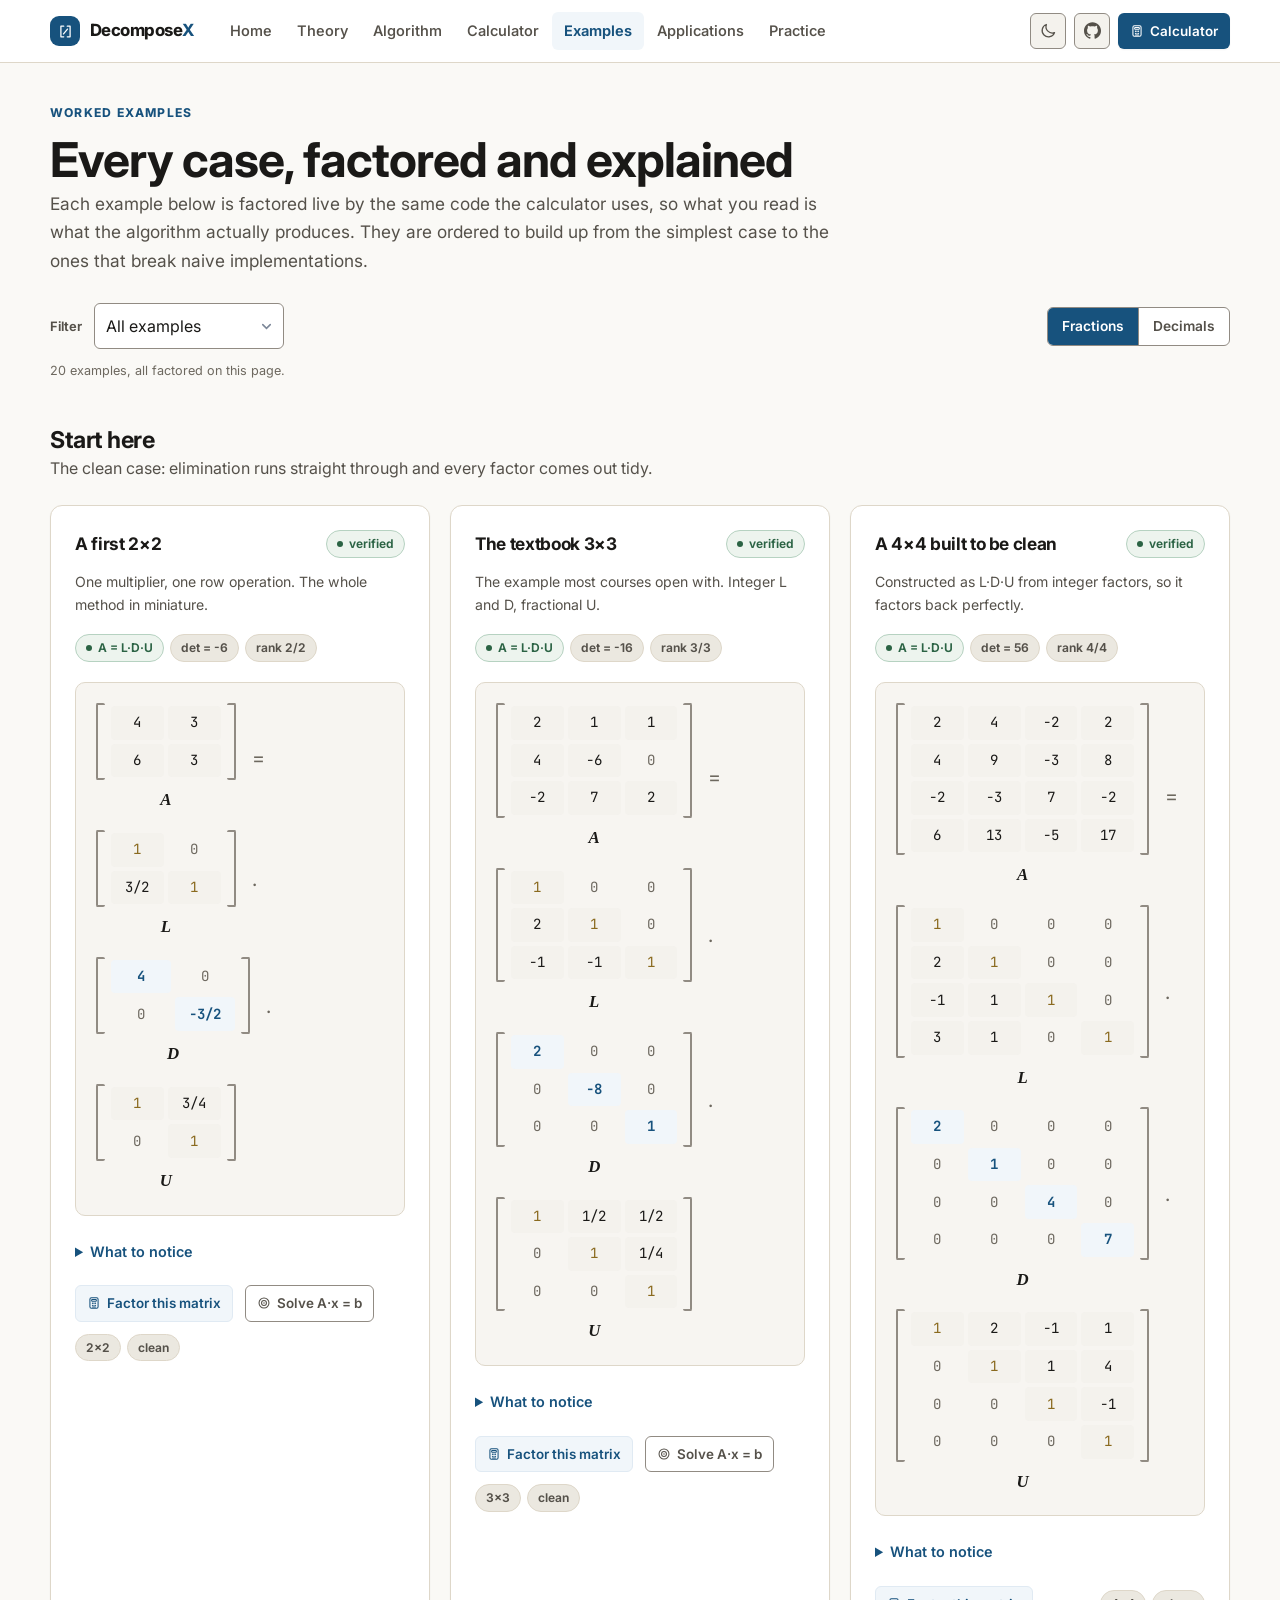
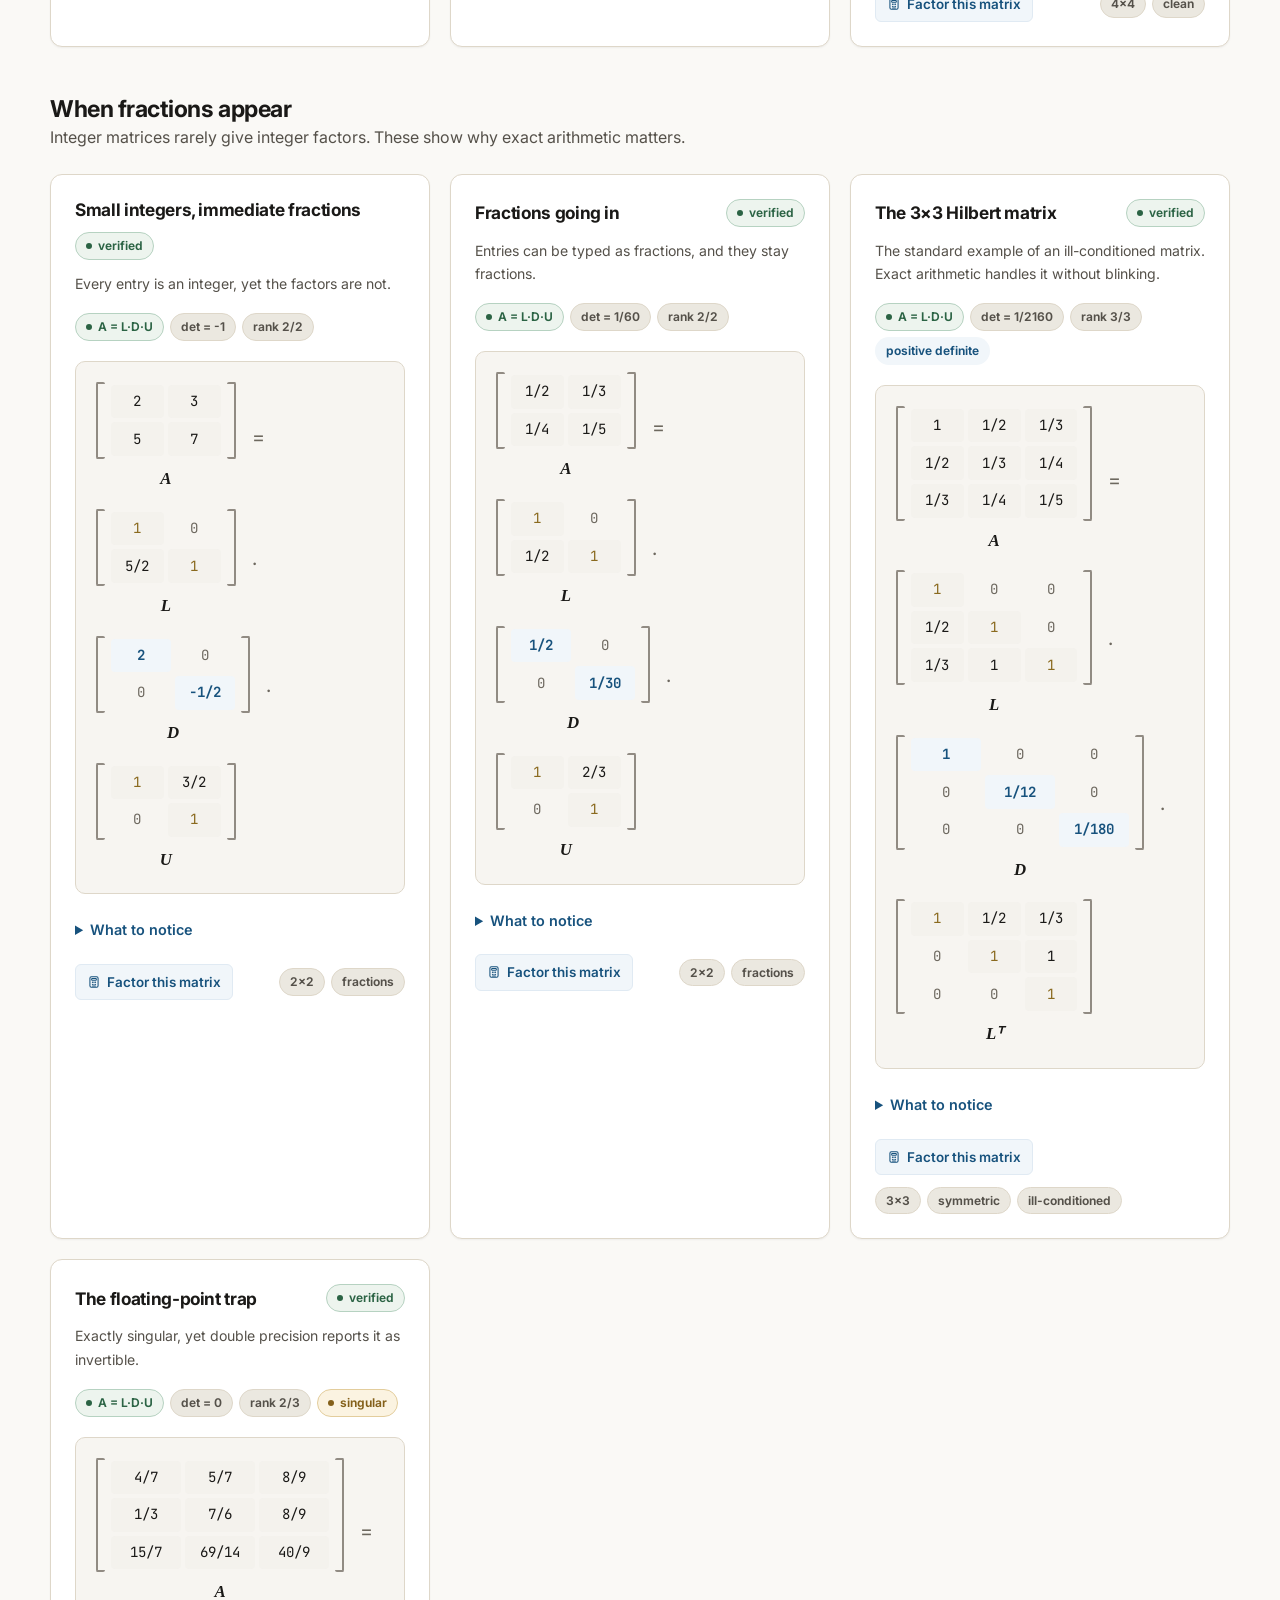
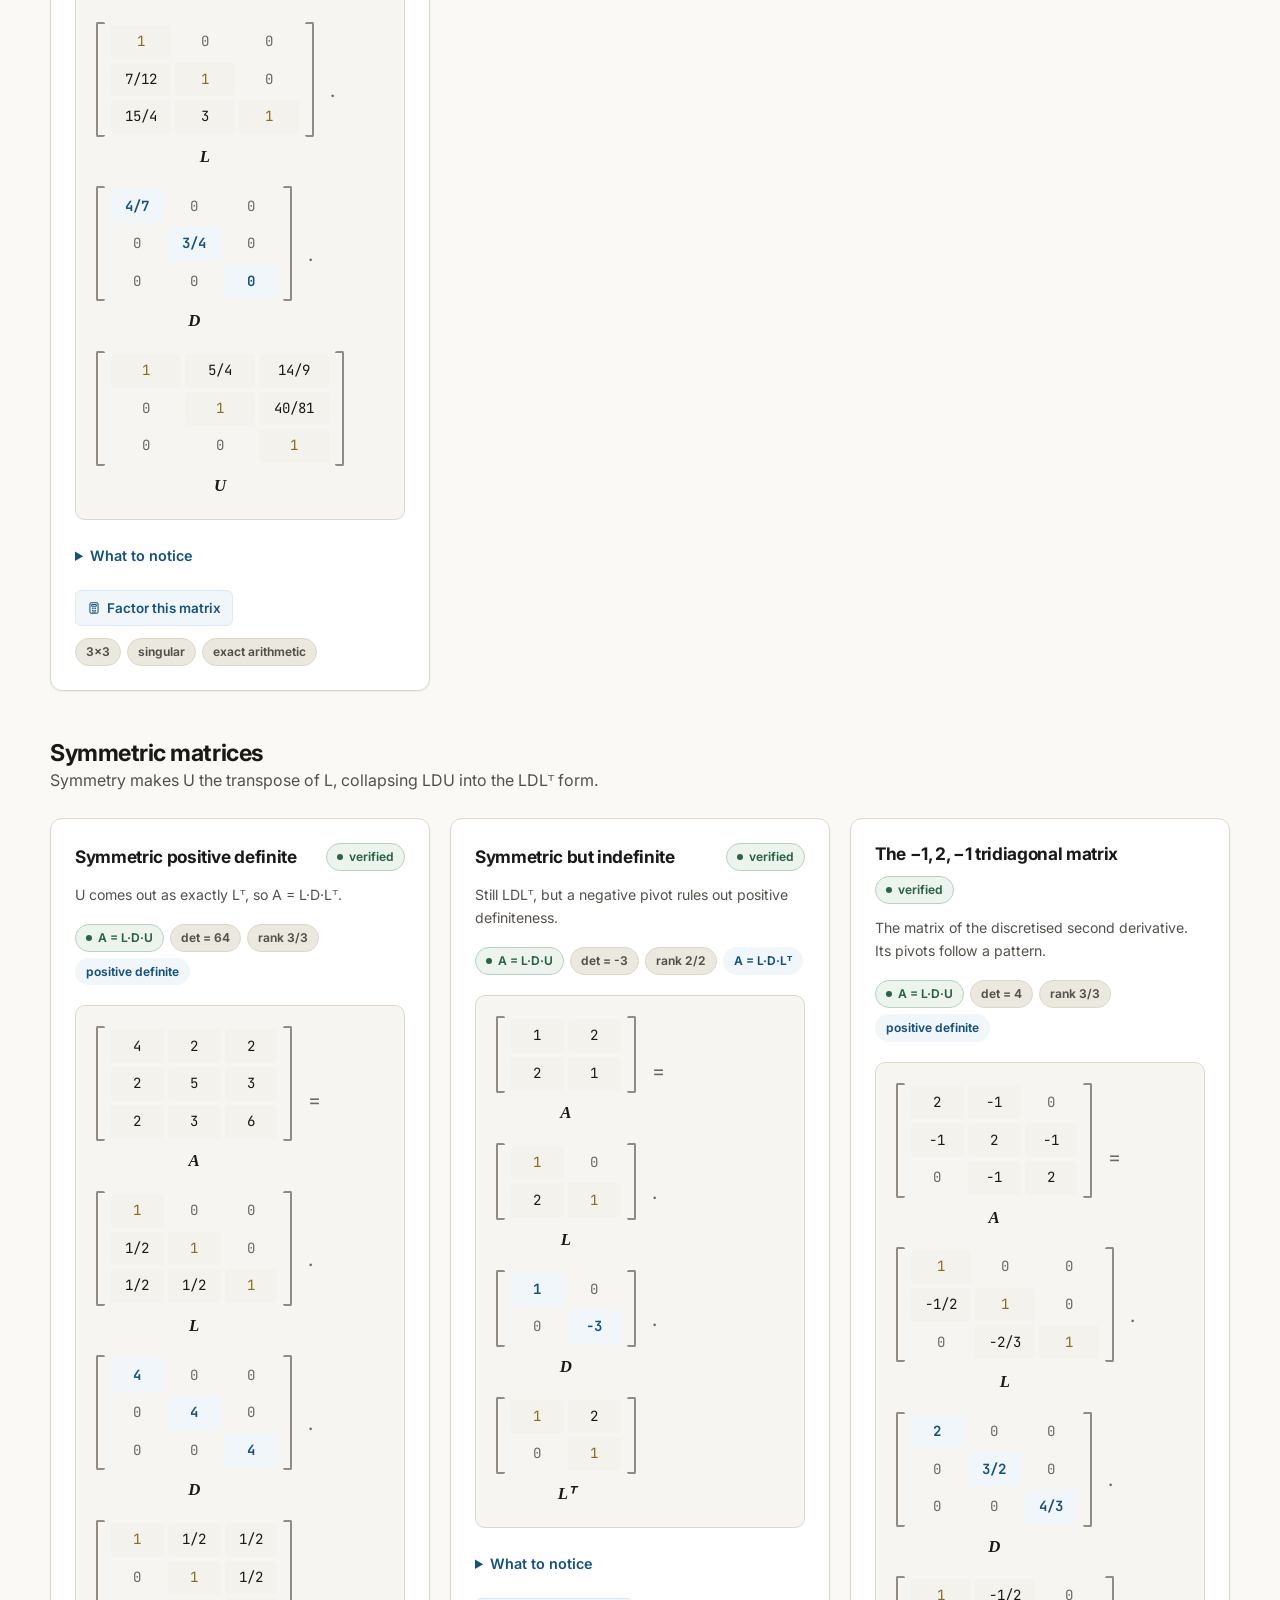
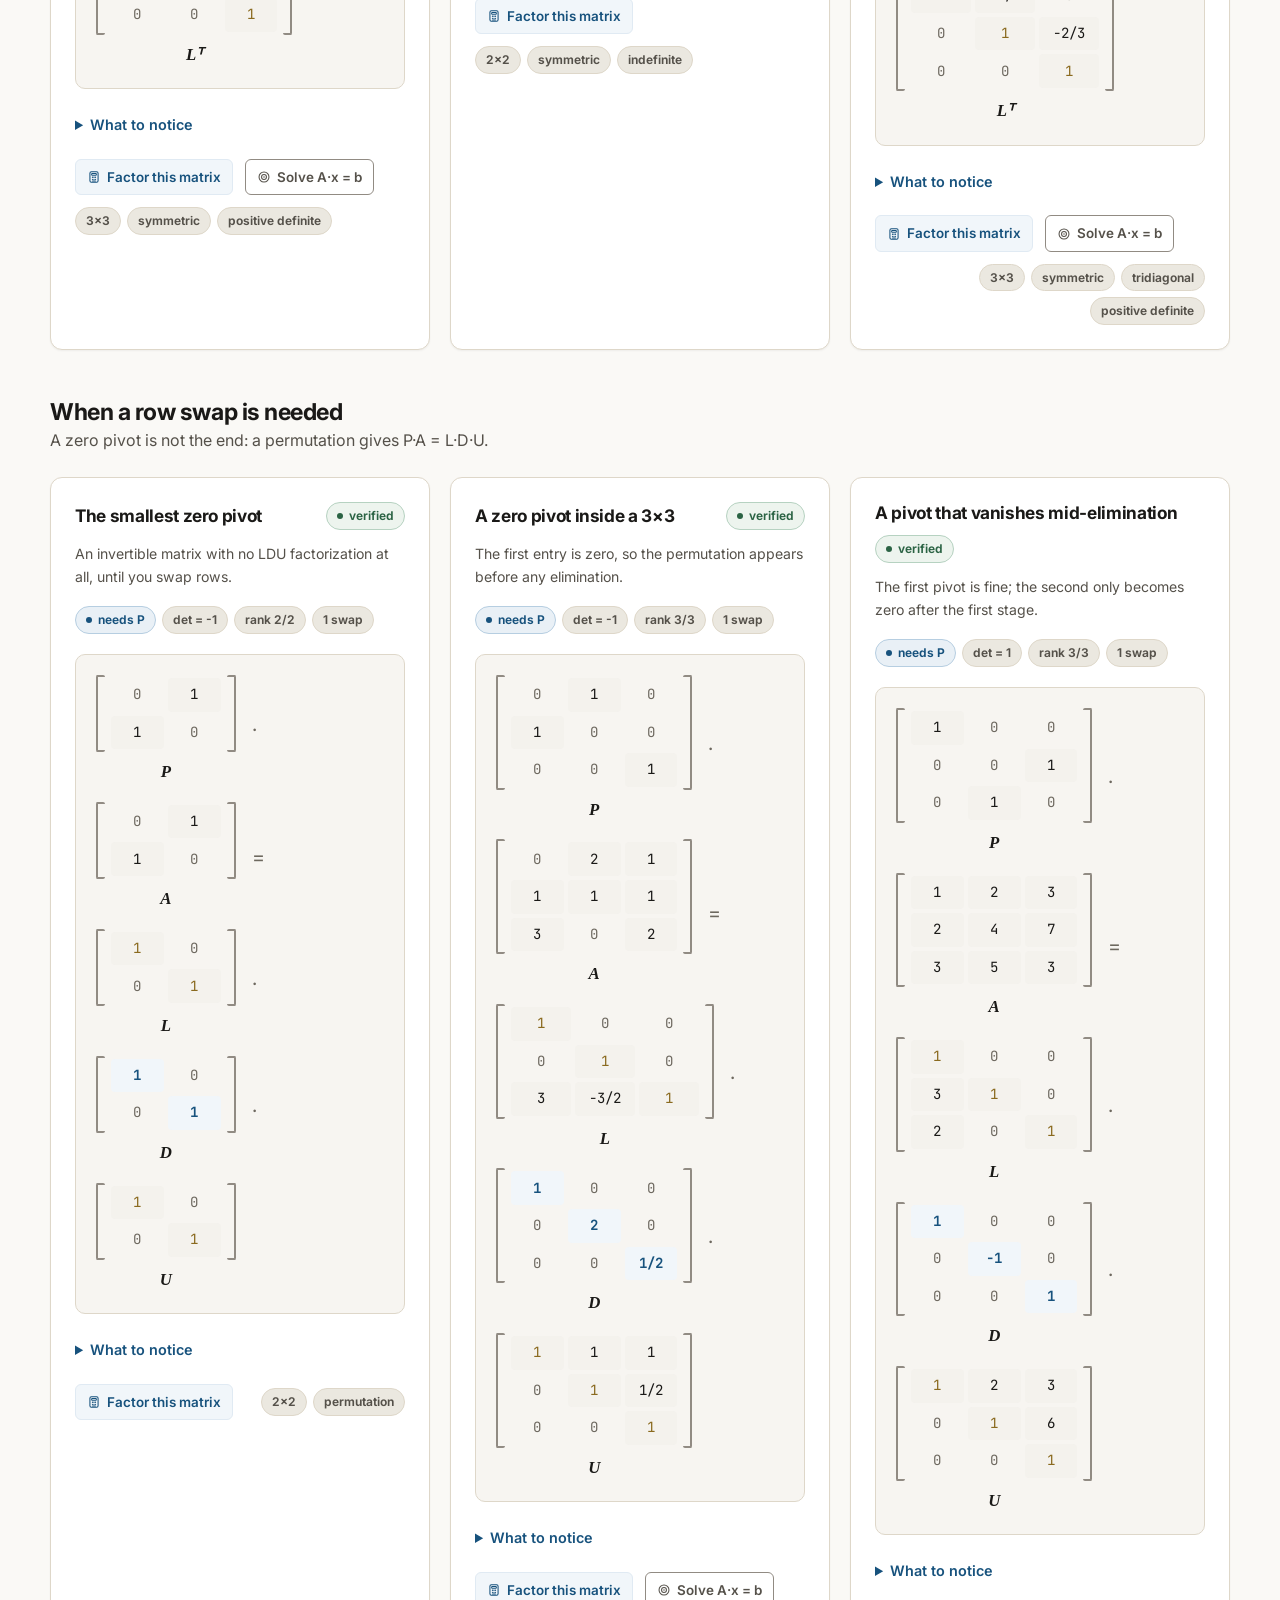
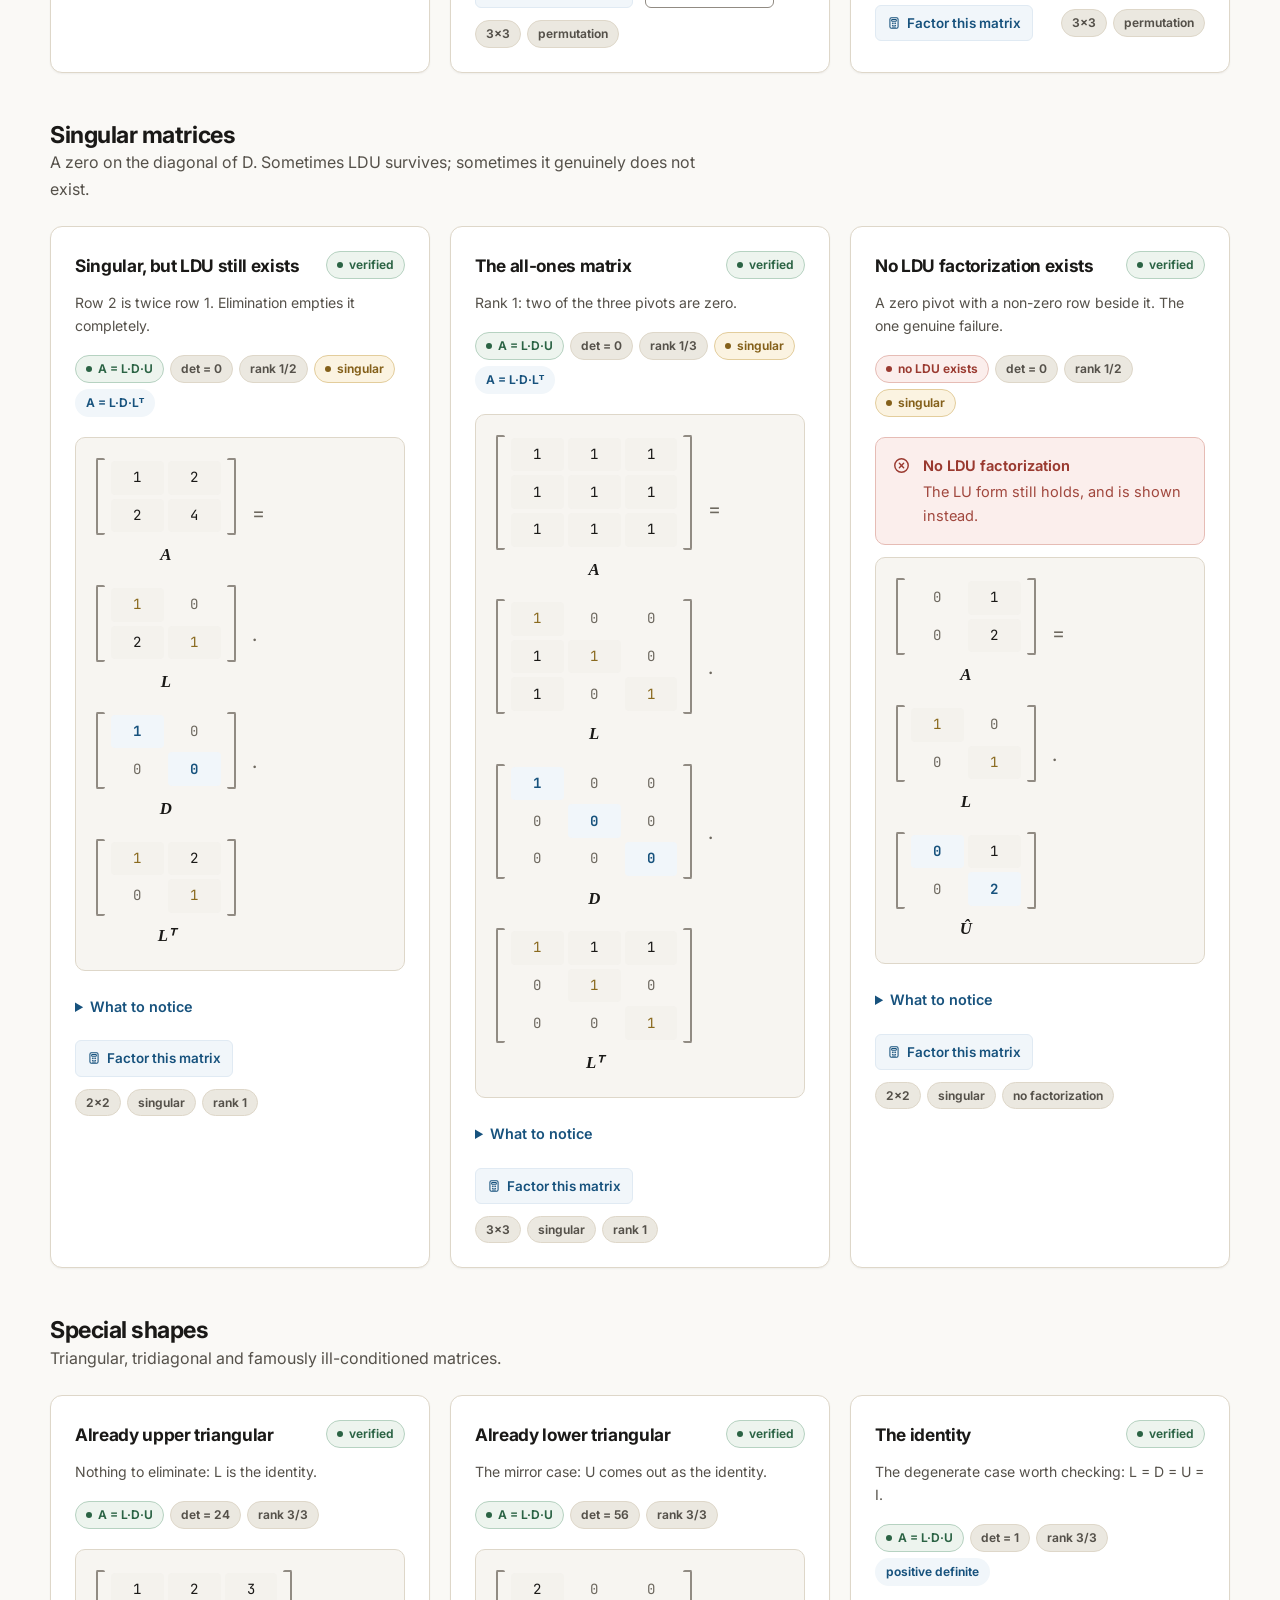
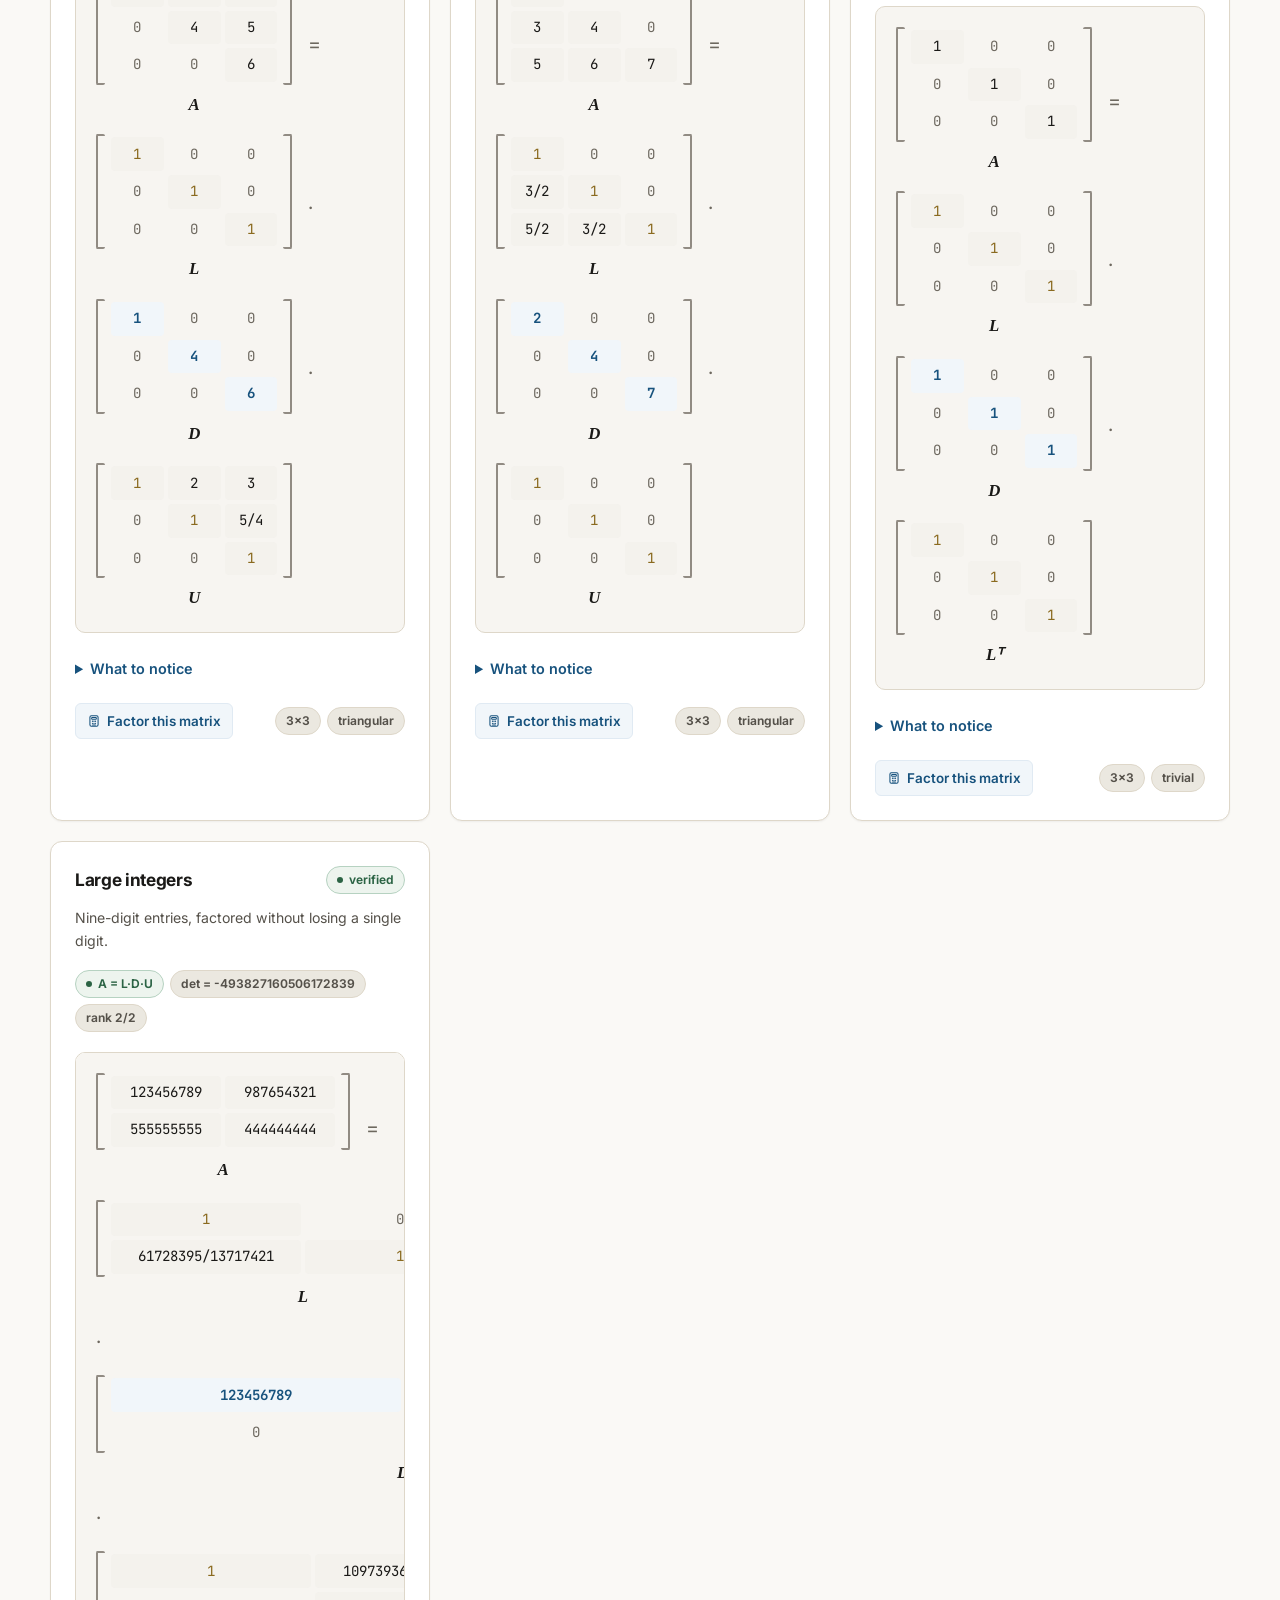
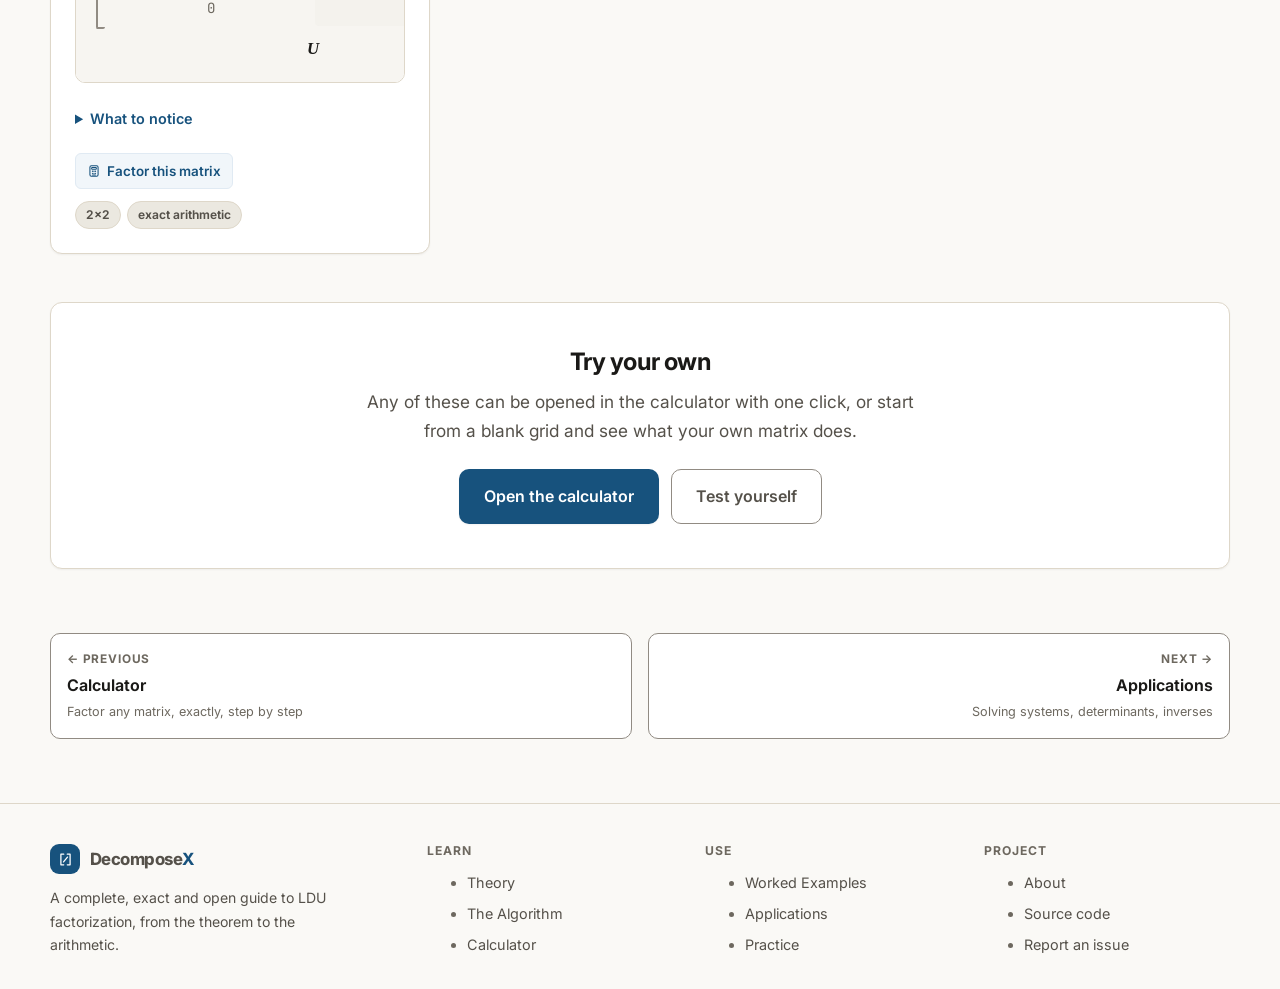
<file: examples.html>
<!DOCTYPE html>
<html lang="en">

<head>
  <meta charset="UTF-8">
  <meta name="viewport" content="width=device-width, initial-scale=1">
  <title>Worked Examples | DecomposeX</title>
  <meta name="description"
    content="Every case of LDU factorization worked out: clean matrices, fractions, symmetric LDLᵀ, row permutations, singular matrices, and one with no factorization at all.">
  <meta name="color-scheme" content="light dark">

  <link rel="icon"
    href="data:image/svg+xml,%3Csvg xmlns='http://www.w3.org/2000/svg' viewBox='0 0 32 32'%3E%3Crect width='32' height='32' rx='7' fill='%2317527d'/%3E%3Cg fill='none' stroke='white' stroke-width='2.2' stroke-linecap='round' stroke-linejoin='round'%3E%3Cpath d='M12.5 6H7.5v20h5'/%3E%3Cpath d='M19.5 6h5v20h-5'/%3E%3Cpath d='M12.4 24.2L19.6 7.8'/%3E%3C/g%3E%3C/svg%3E">
  <link rel="preconnect" href="https://fonts.googleapis.com">
  <link rel="preconnect" href="https://fonts.gstatic.com" crossorigin>
  <link rel="stylesheet"
    href="https://fonts.googleapis.com/css2?family=Inter:wght@400;500;600;700;800&family=JetBrains+Mono:wght@400;500;600&display=swap">
  <link rel="stylesheet" href="css/main.css">

  <script>
    /* Resolve the theme before the first paint: the stored choice if there is
       one, otherwise the operating-system preference. Always setting an
       explicit data-theme keeps the stylesheet to a single dark block. */
    (function () {
      var t = null;
      try { t = localStorage.getItem('decomposex:theme'); } catch (e) { }
      if (t !== 'dark' && t !== 'light') {
        t = (window.matchMedia && matchMedia('(prefers-color-scheme: dark)').matches) ? 'dark': 'light';
      }
      document.documentElement.setAttribute('data-theme', t);
    })();
  </script>
</head>

<body data-page="examples">
  <a class="skip-link" href="#main">Skip to content</a>
  <div id="nav-host" style="min-height:62px"></div>

  <main id="main">
    <div class="wrap">

      <header class="section-head" style="margin-bottom:28px">
        <div class="eyebrow">Worked Examples</div>
        <h1>Every case, factored and explained</h1>
        <p class="lead" style="max-width:72ch">
          Each example below is factored live by the same code the calculator uses, so what you read is what the
          algorithm actually produces. They are ordered to build up from the simplest case to the ones that break
          naive implementations.
        </p>
      </header>

      <div class="row" style="margin-bottom:12px">
        <label class="label" for="filter-select" style="margin:0">Filter</label>
        <select class="select input-inline" id="filter-select" style="width:auto;min-width:190px"></select>
        <span class="spacer"></span>
        <div class="btn-group" role="group" aria-label="Number format">
          <button type="button" id="mode-frac" aria-pressed="true">Fractions</button>
          <button type="button" id="mode-dec" aria-pressed="false">Decimals</button>
        </div>
      </div>
      <p class="hint" id="count-hint" style="margin-bottom:32px"></p>

      <div id="groups-host"></div>

      <section class="section">
        <div class="card text-center" style="padding:44px 24px">
          <h2 style="font-size:1.5rem">Try your own</h2>
          <p class="lead" style="max-width:50ch;margin:12px auto 0">
            Any of these can be opened in the calculator with one click, or start from a blank grid and
            see what your own matrix does.
          </p>
          <div class="hero-cta" style="margin-top:24px">
            <a class="btn btn-lg" href="calculator.html">Open the calculator</a>
            <a class="btn btn-lg btn-ghost" href="practice.html">Test yourself</a>
          </div>
        </div>
      </section>

      <div id="pagenav-host"></div>
    </div>
  </main>

  <div id="footer-host"></div>

  <script src="js/fraction.js"></script>
  <script src="js/matrix.js"></script>
  <script src="js/ldu.js"></script>
  <script src="js/site.js"></script>
  <script src="js/render.js"></script>
  <script src="js/examples-data.js"></script>
  <script src="js/examples.js"></script>
</body>

</html>
</file>
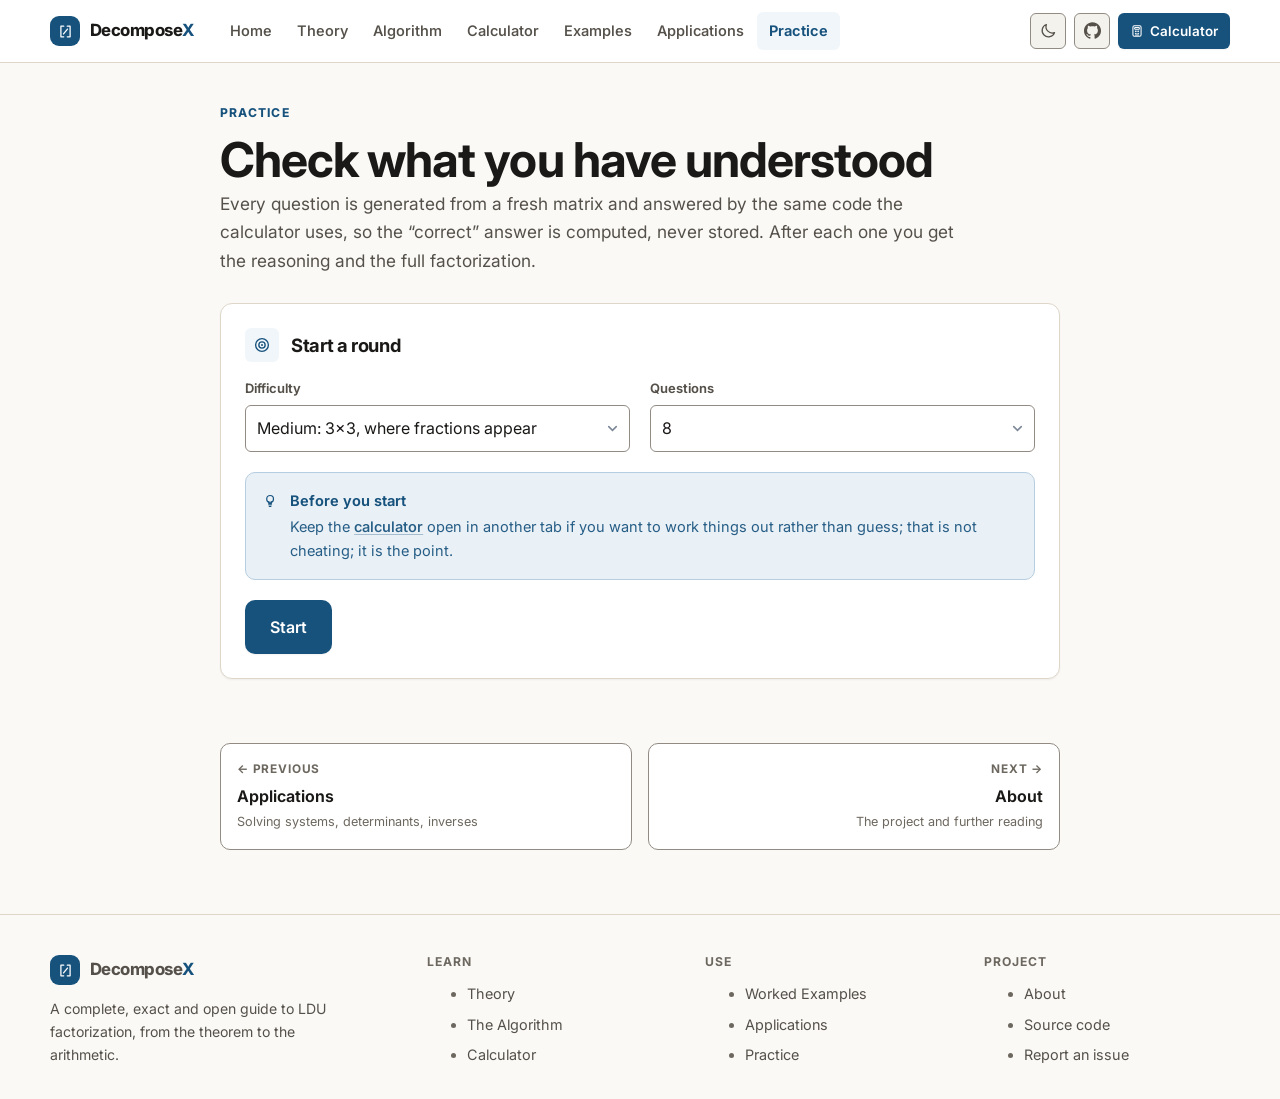
<file: practice.html>
<!DOCTYPE html>
<html lang="en">

<head>
  <meta charset="UTF-8">
  <meta name="viewport" content="width=device-width, initial-scale=1">
  <title>Practice | DecomposeX</title>
  <meta name="description"
    content="Practice LDU factorization with questions generated from real matrices: pivots, multipliers, determinants, rank, permutations and definiteness: each with the reasoning shown.">
  <meta name="color-scheme" content="light dark">

  <link rel="icon"
    href="data:image/svg+xml,%3Csvg xmlns='http://www.w3.org/2000/svg' viewBox='0 0 32 32'%3E%3Crect width='32' height='32' rx='7' fill='%2317527d'/%3E%3Cg fill='none' stroke='white' stroke-width='2.2' stroke-linecap='round' stroke-linejoin='round'%3E%3Cpath d='M12.5 6H7.5v20h5'/%3E%3Cpath d='M19.5 6h5v20h-5'/%3E%3Cpath d='M12.4 24.2L19.6 7.8'/%3E%3C/g%3E%3C/svg%3E">
  <link rel="preconnect" href="https://fonts.googleapis.com">
  <link rel="preconnect" href="https://fonts.gstatic.com" crossorigin>
  <link rel="stylesheet"
    href="https://fonts.googleapis.com/css2?family=Inter:wght@400;500;600;700;800&family=JetBrains+Mono:wght@400;500;600&display=swap">
  <link rel="stylesheet" href="css/main.css">

  <script>
    /* Resolve the theme before the first paint: the stored choice if there is
       one, otherwise the operating-system preference. Always setting an
       explicit data-theme keeps the stylesheet to a single dark block. */
    (function () {
      var t = null;
      try { t = localStorage.getItem('decomposex:theme'); } catch (e) { }
      if (t !== 'dark' && t !== 'light') {
        t = (window.matchMedia && matchMedia('(prefers-color-scheme: dark)').matches) ? 'dark': 'light';
      }
      document.documentElement.setAttribute('data-theme', t);
    })();
  </script>
</head>

<body data-page="practice">
  <a class="skip-link" href="#main">Skip to content</a>
  <div id="nav-host" style="min-height:62px"></div>

  <main id="main">
    <div class="wrap wrap-narrow">

      <header class="section-head" style="margin-bottom:28px">
        <div class="eyebrow">Practice</div>
        <h1>Check what you have understood</h1>
        <p class="lead">
          Every question is generated from a fresh matrix and answered by the same code the calculator uses, so the &ldquo;correct&rdquo; answer is computed, never stored. After each one you get the reasoning
          and the full factorization.
        </p>
      </header>

      <!-- ---------- setup ---------- -->
      <section class="card" id="setup-card">
        <div class="card-head">
          <span class="card-ico" data-icon="target"></span>
          <h2 style="font-size:1.15rem">Start a round</h2>
        </div>

        <div class="grid grid-2" style="margin-bottom:20px">
          <div class="field">
            <label class="label" for="level-select">Difficulty</label>
            <select class="select" id="level-select">
              <option value="easy">Easy: 2×2 matrices with whole-number factors</option>
              <option value="medium" selected>Medium: 3×3, where fractions appear</option>
              <option value="hard">Hard: up to 4×4, with permutations and singular cases</option>
            </select>
          </div>
          <div class="field">
            <label class="label" for="count-select">Questions</label>
            <select class="select" id="count-select">
              <option value="5">5</option>
              <option value="8" selected>8</option>
              <option value="12">12</option>
            </select>
          </div>
        </div>

        <div class="alert alert-info" style="margin-bottom:20px">
          <span data-icon="lightbulb"></span>
          <div>
            <span class="alert-title">Before you start</span>
            <p>
              Keep the <a class="link" href="calculator.html" target="_blank" rel="noopener">calculator</a> open in
              another tab if you want to work things out rather than guess; that is not cheating; it is the point.
            </p>
          </div>
        </div>

        <button class="btn btn-lg" id="start-btn" type="button">Start</button>
      </section>

      <!-- ---------- quiz ---------- -->
      <section class="card hidden" id="quiz-card" aria-live="polite">
        <div class="row row-between" style="margin-bottom:6px">
          <span class="badge badge-brand" id="q-counter">Question 1 of 8</span>
          <span class="badge" id="q-topic">pivots</span>
        </div>
        <div class="quiz-progress" id="progress-host" style="margin-bottom:24px"></div>

        <div class="quiz">
          <div id="q-matrix" class="mx-scroll"></div>
          <p class="quiz-q" id="q-prompt"></p>
          <div class="quiz-opts" id="q-options" role="group" aria-label="Answer choices"></div>
          <p class="hint" id="q-hint">Press <kbd>1</kbd>–<kbd>4</kbd> to answer</p>
          <div id="q-feedback"></div>
        </div>

        <div class="row" style="margin-top:24px">
          <button class="btn hidden" id="next-btn" type="button">Next question</button>
          <button class="btn btn-ghost btn-sm" id="quit-btn" type="button">End round</button>
        </div>
      </section>

      <!-- ---------- results ---------- -->
      <section class="card hidden" id="result-card">
        <div class="text-center" style="padding:12px 0 20px">
          <div class="score-ring" id="score-ring" style="margin:0 auto 20px">
            <div id="score-text">0%</div>
          </div>
          <h2 id="score-title">Round complete</h2>
          <p class="lead" id="score-blurb" style="max-width:46ch;margin:10px auto 0"></p>
        </div>

        <div id="review-host" style="margin-top:12px"></div>

        <div class="row row-center" style="margin-top:28px">
          <button class="btn" id="again-btn" type="button">Another round</button>
          <a class="btn btn-ghost" href="theory.html">Back to the theory</a>
        </div>
      </section>

      <div id="pagenav-host"></div>
    </div>
  </main>

  <div id="footer-host"></div>

  <script src="js/fraction.js"></script>
  <script src="js/matrix.js"></script>
  <script src="js/ldu.js"></script>
  <script src="js/site.js"></script>
  <script src="js/render.js"></script>
  <script src="js/examples-data.js"></script>
  <script src="js/practice.js"></script>
</body>

</html>
</file>
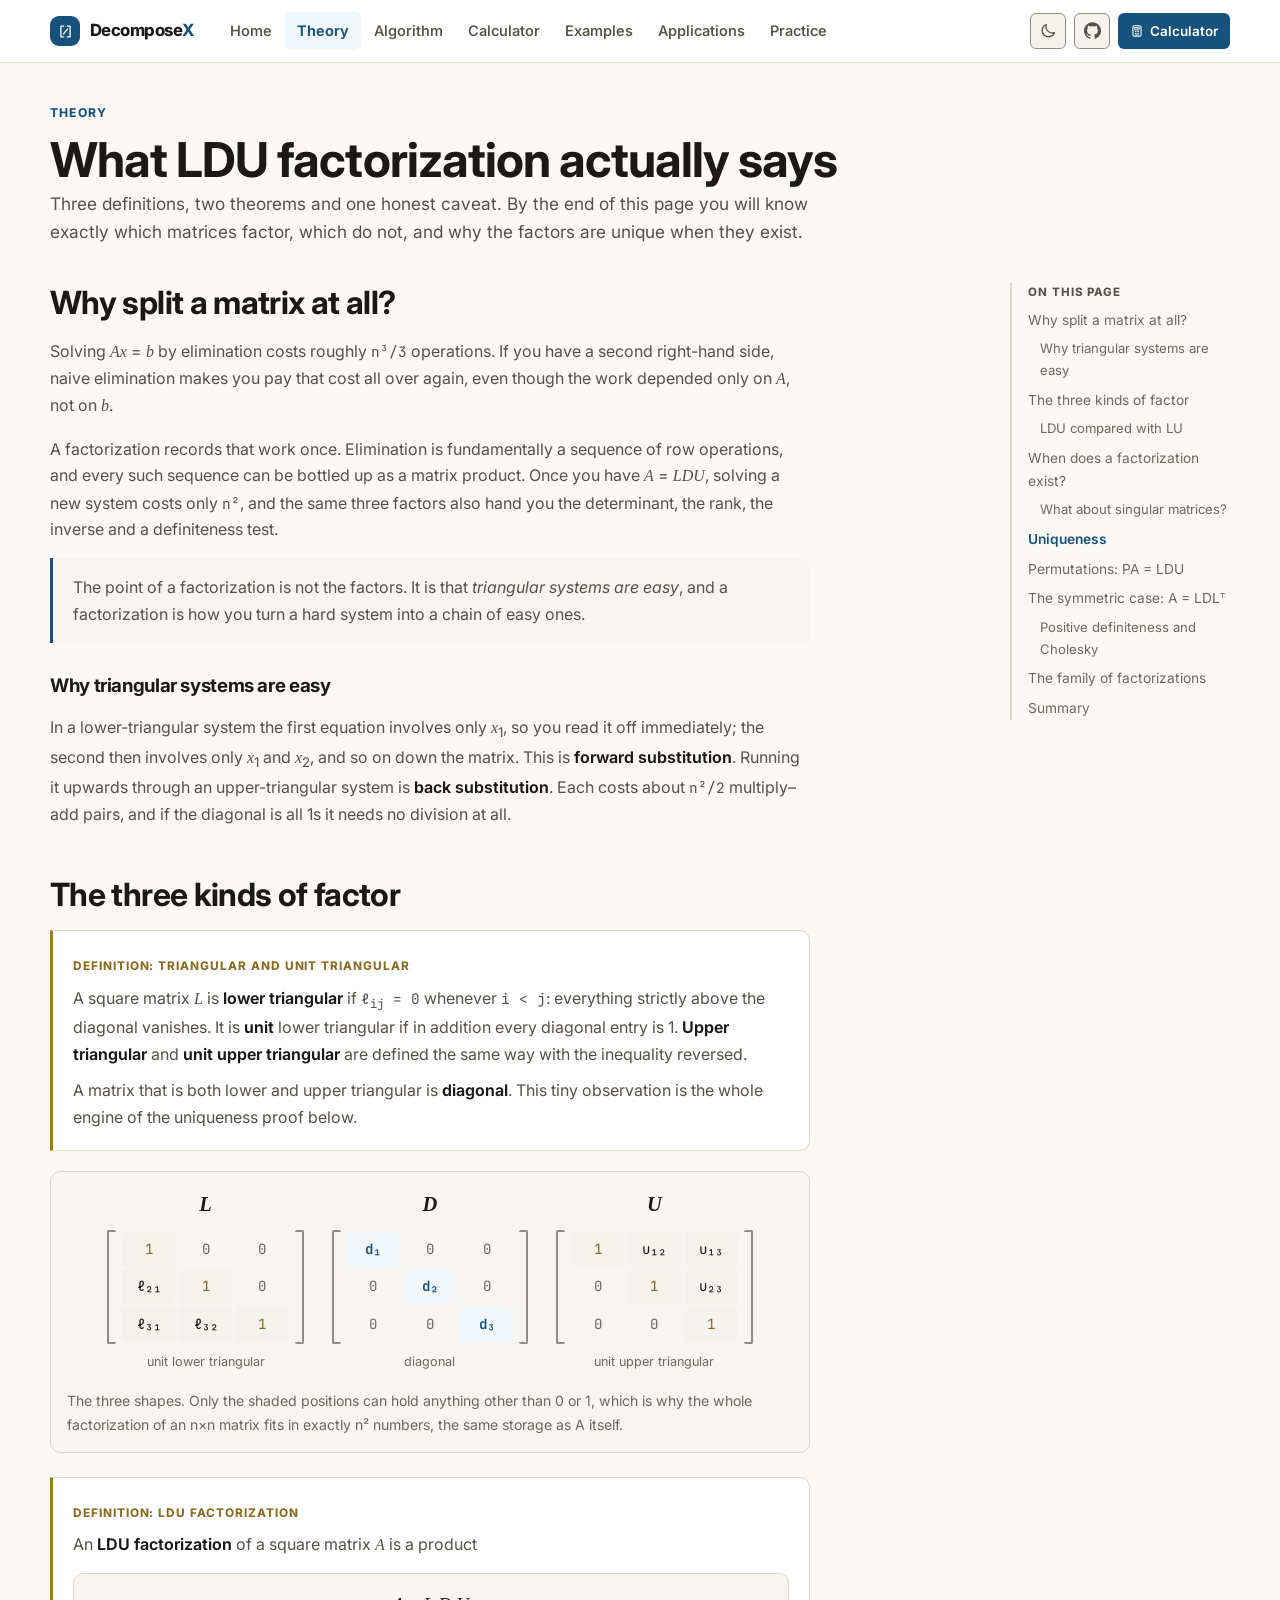
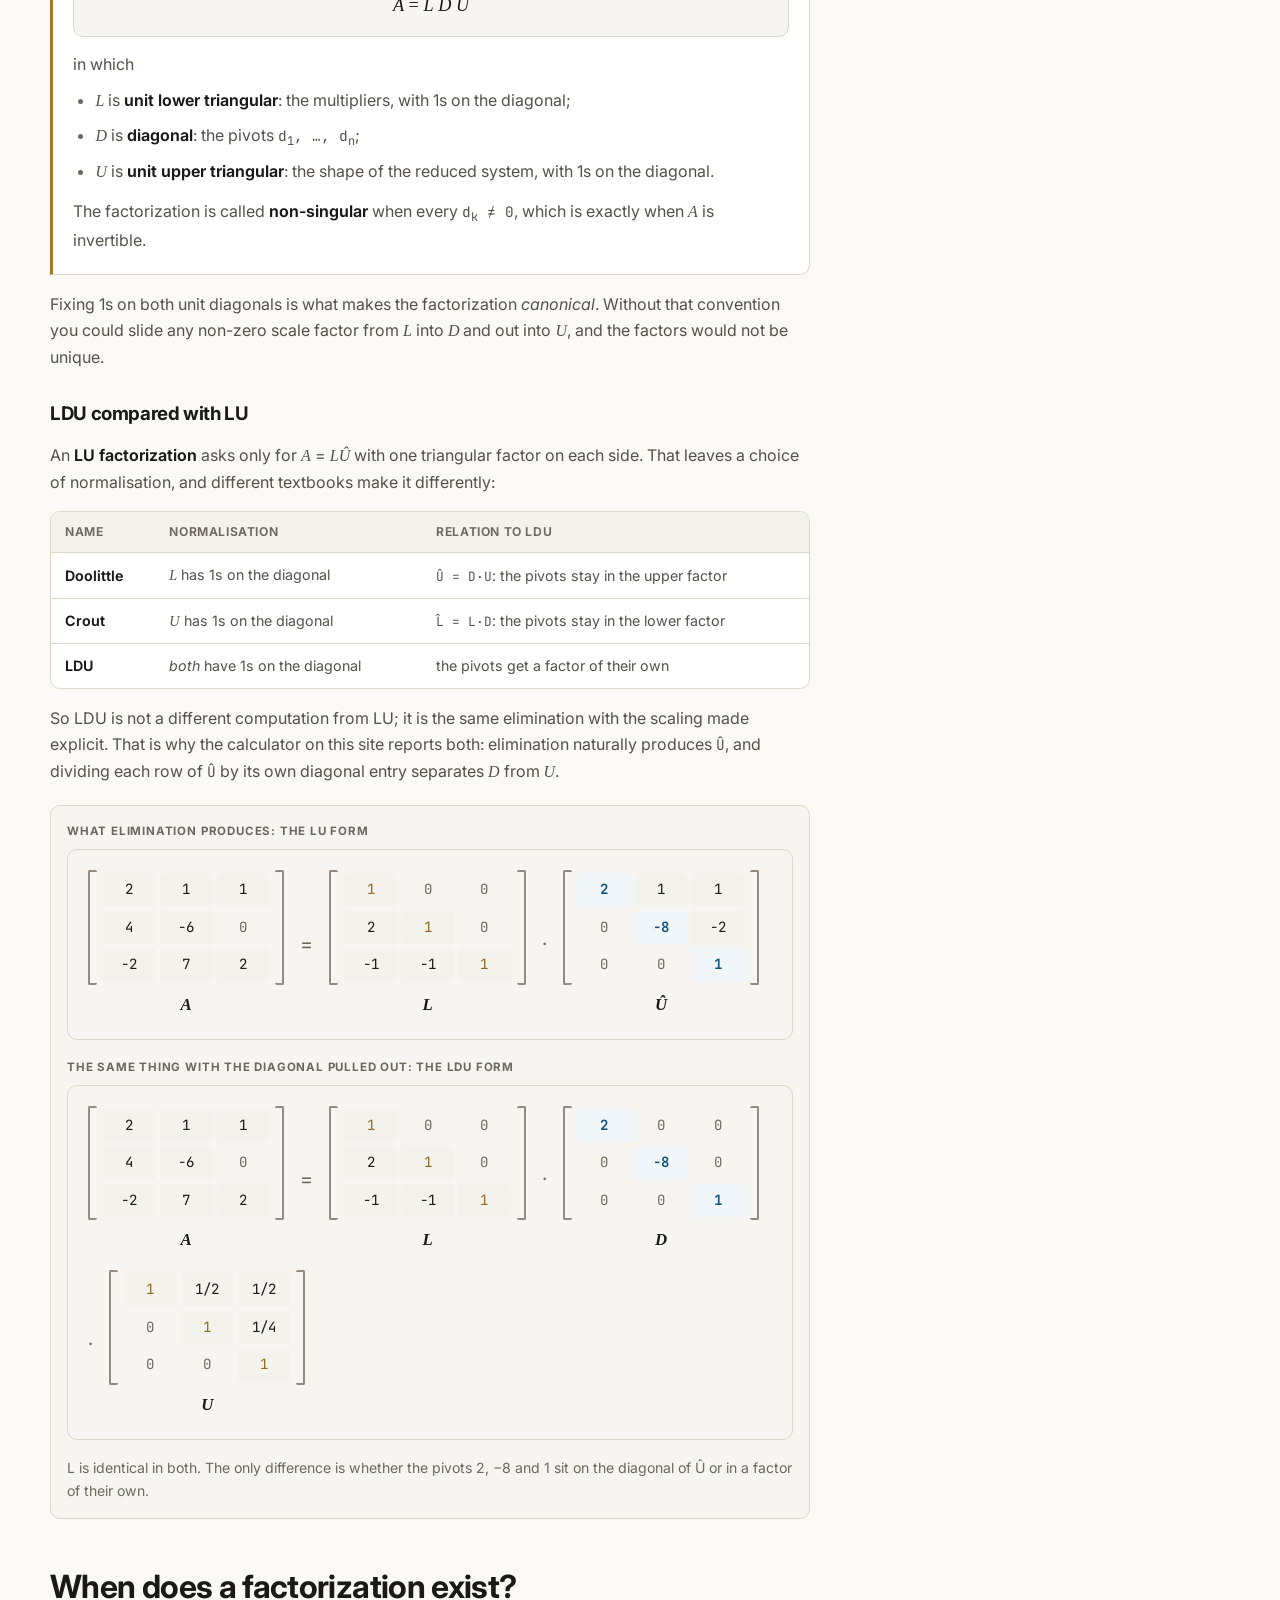
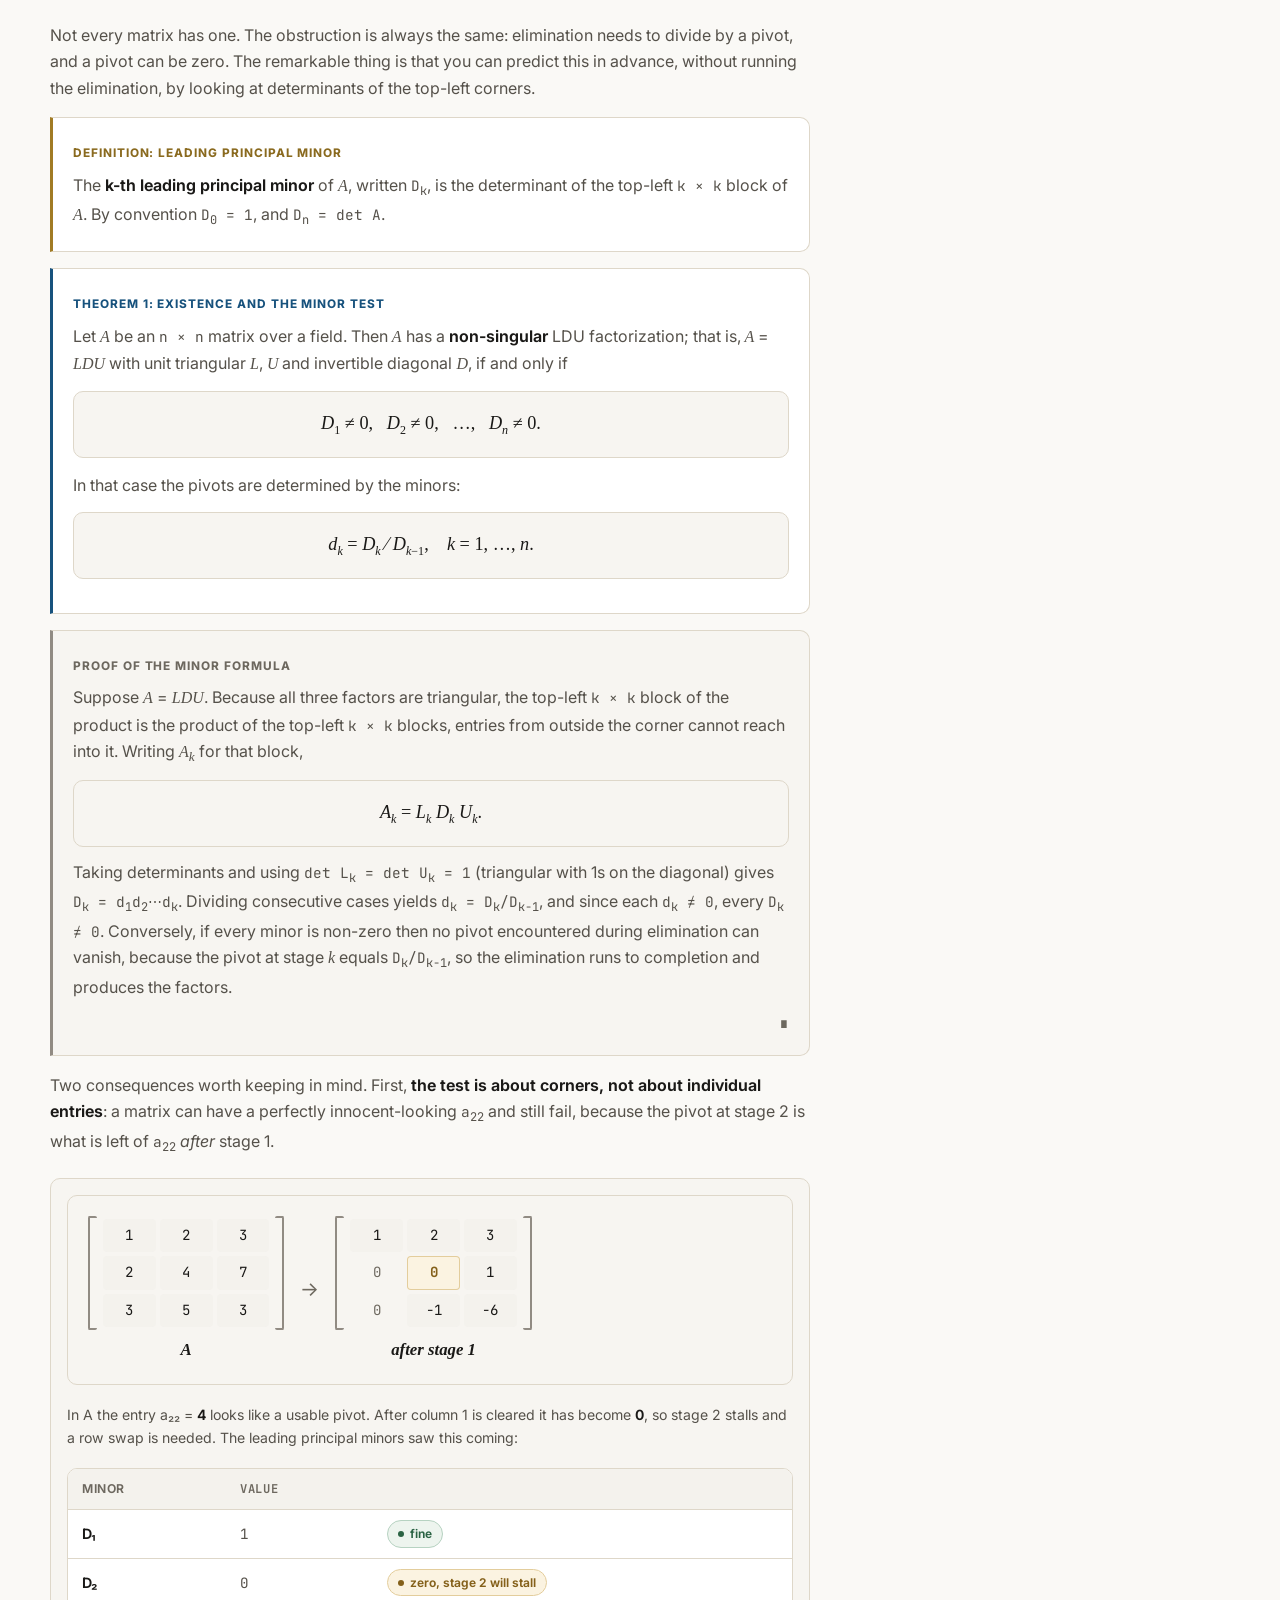
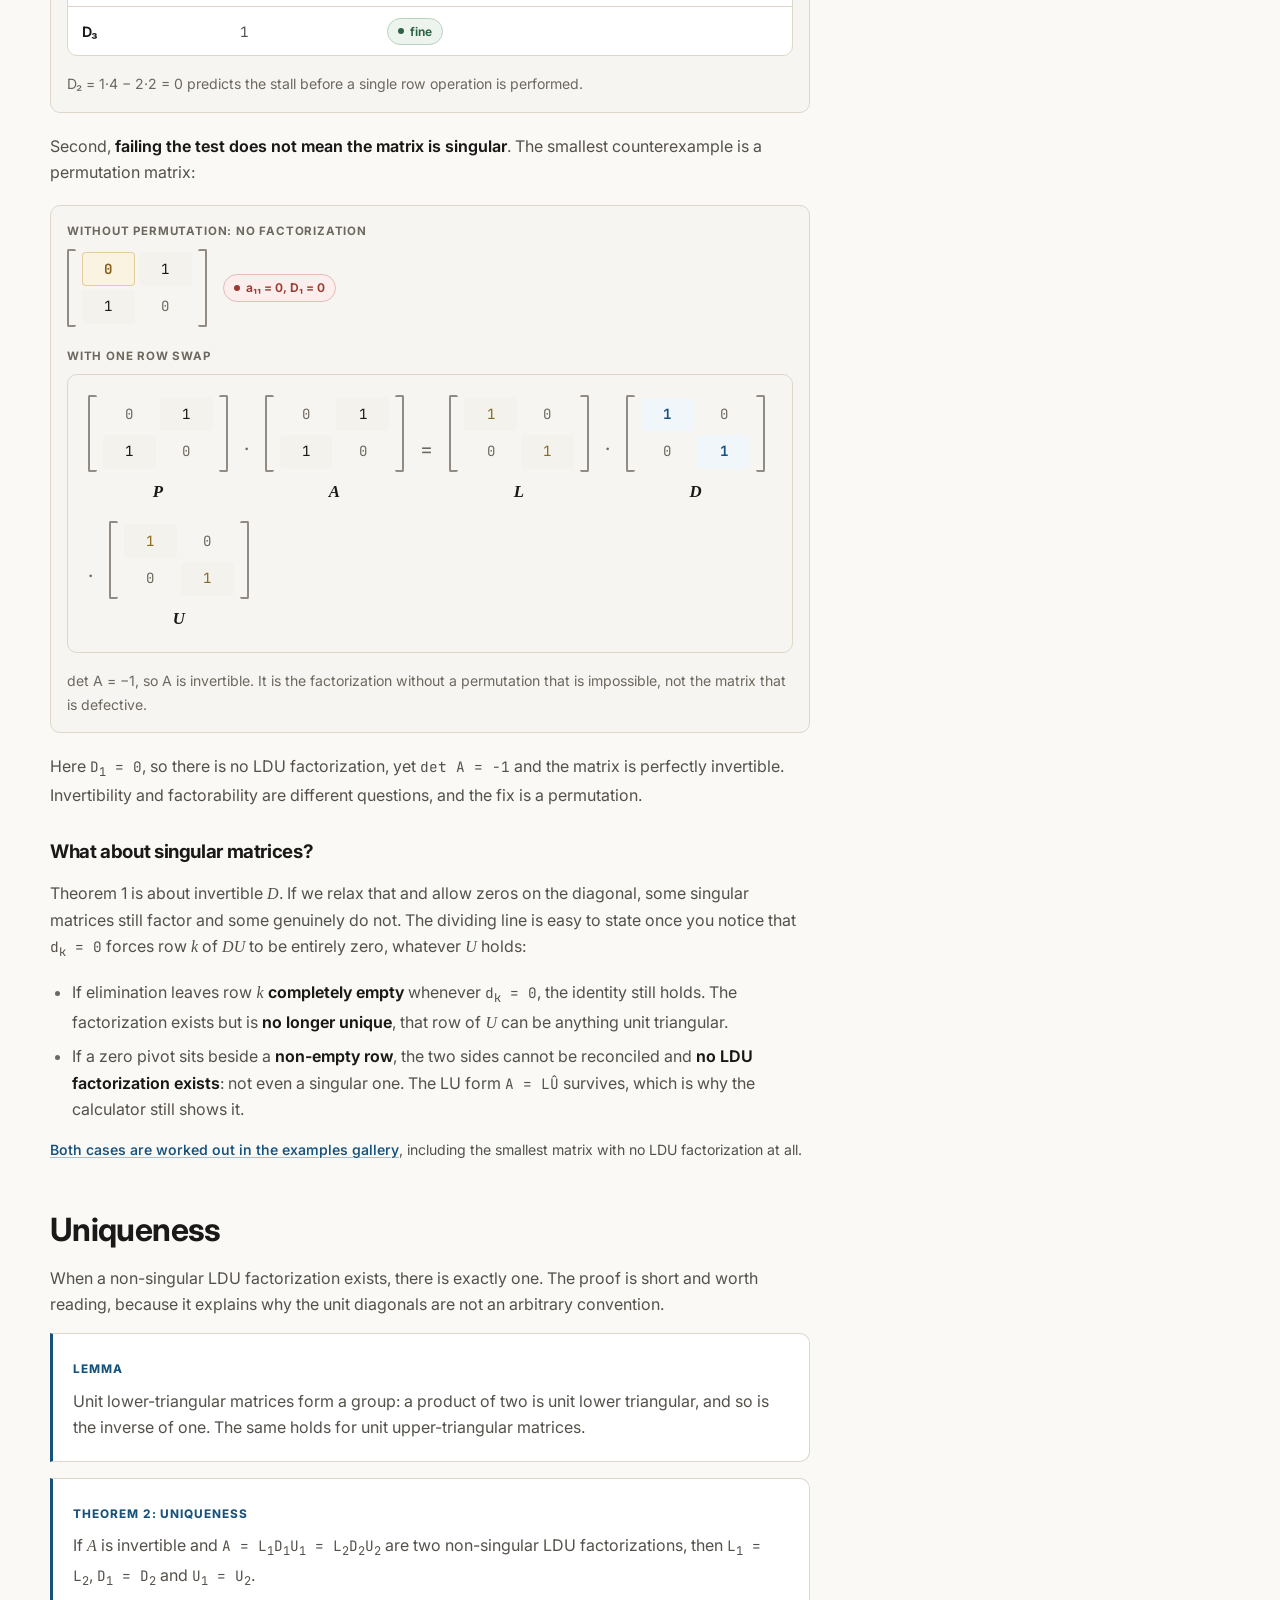
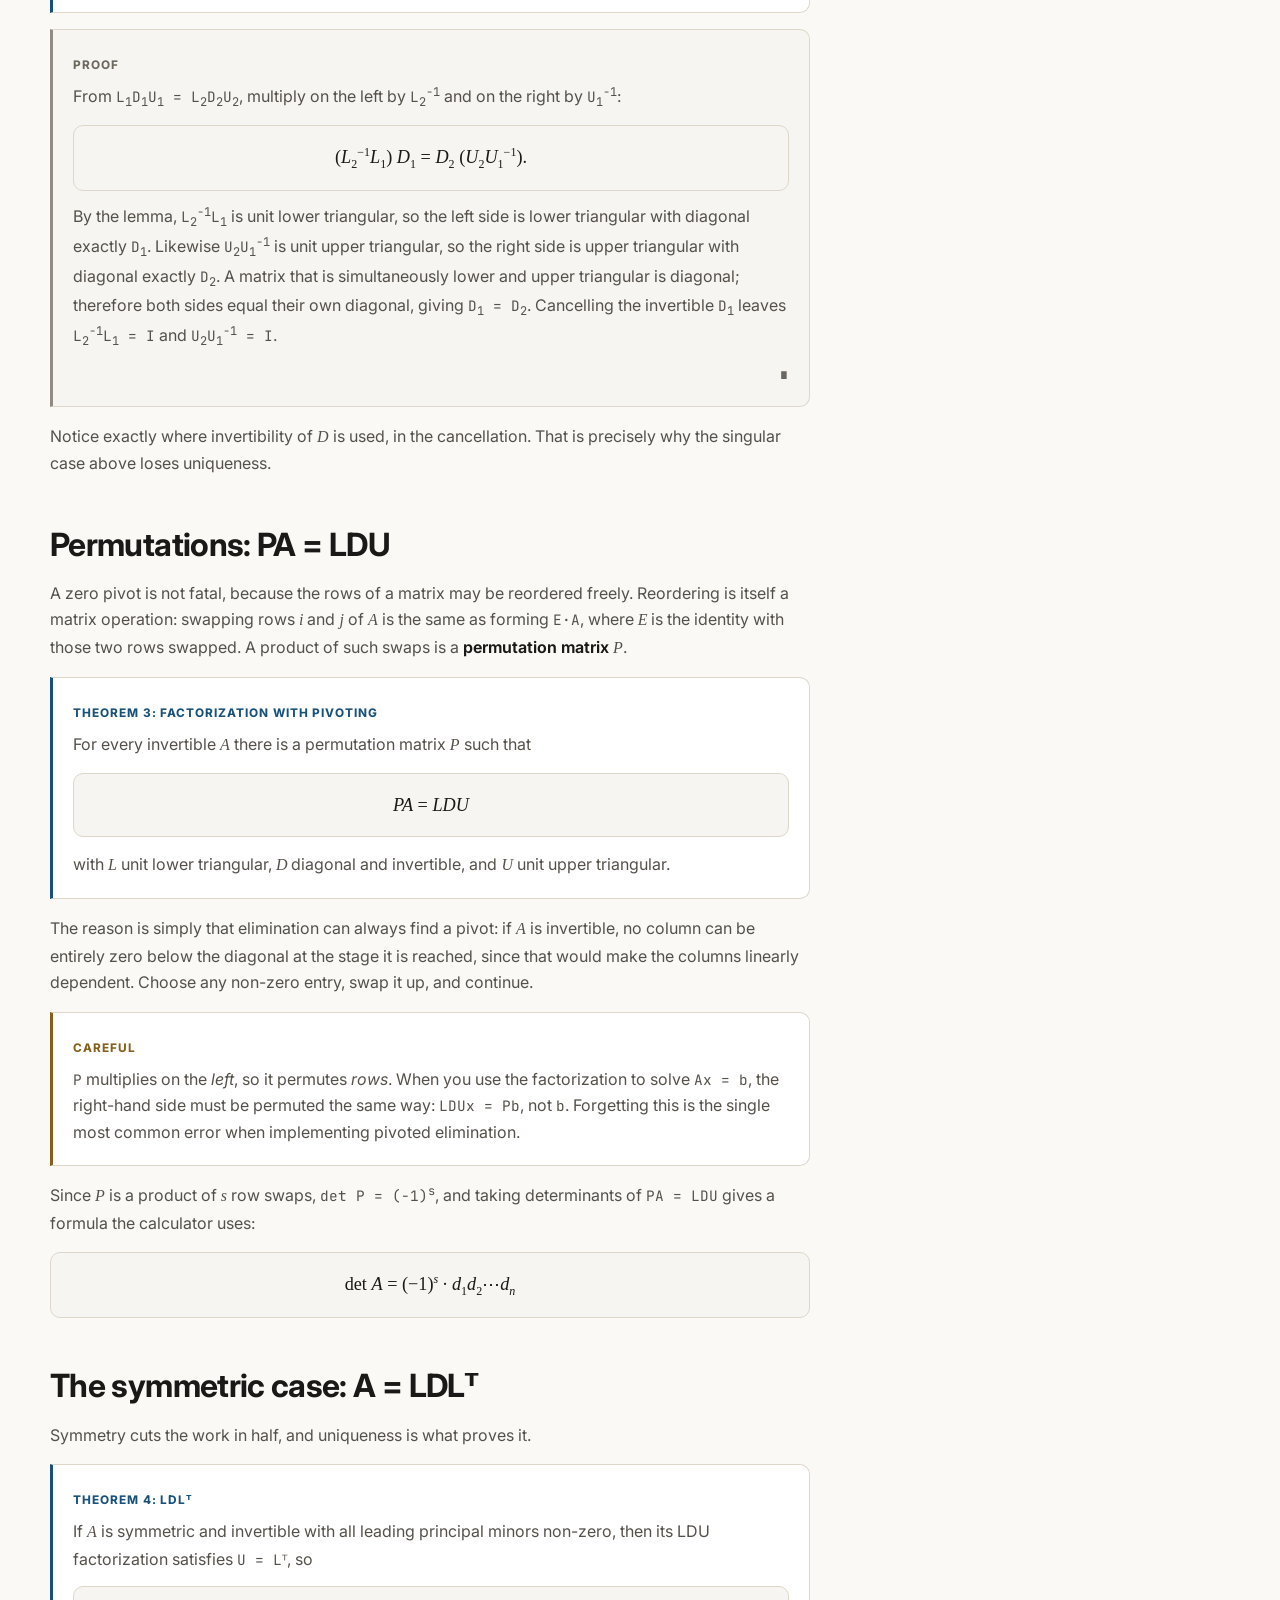
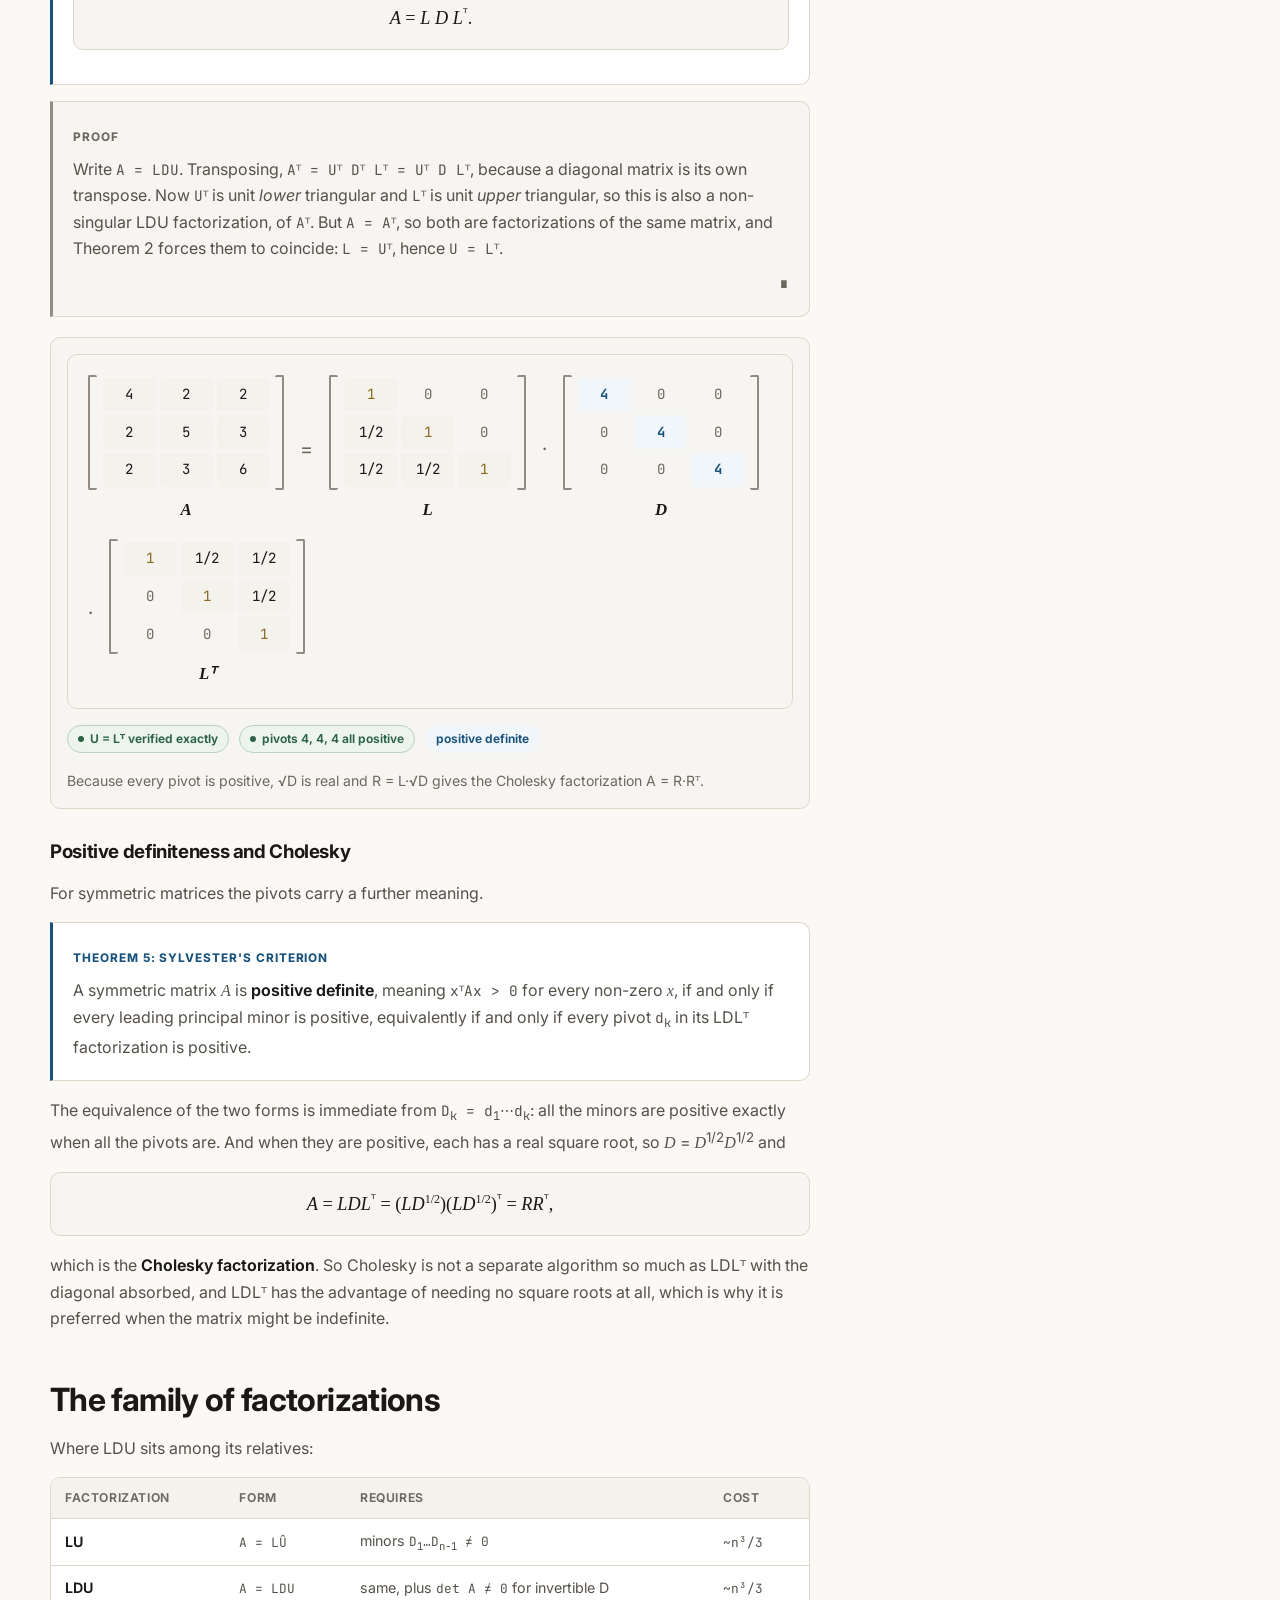
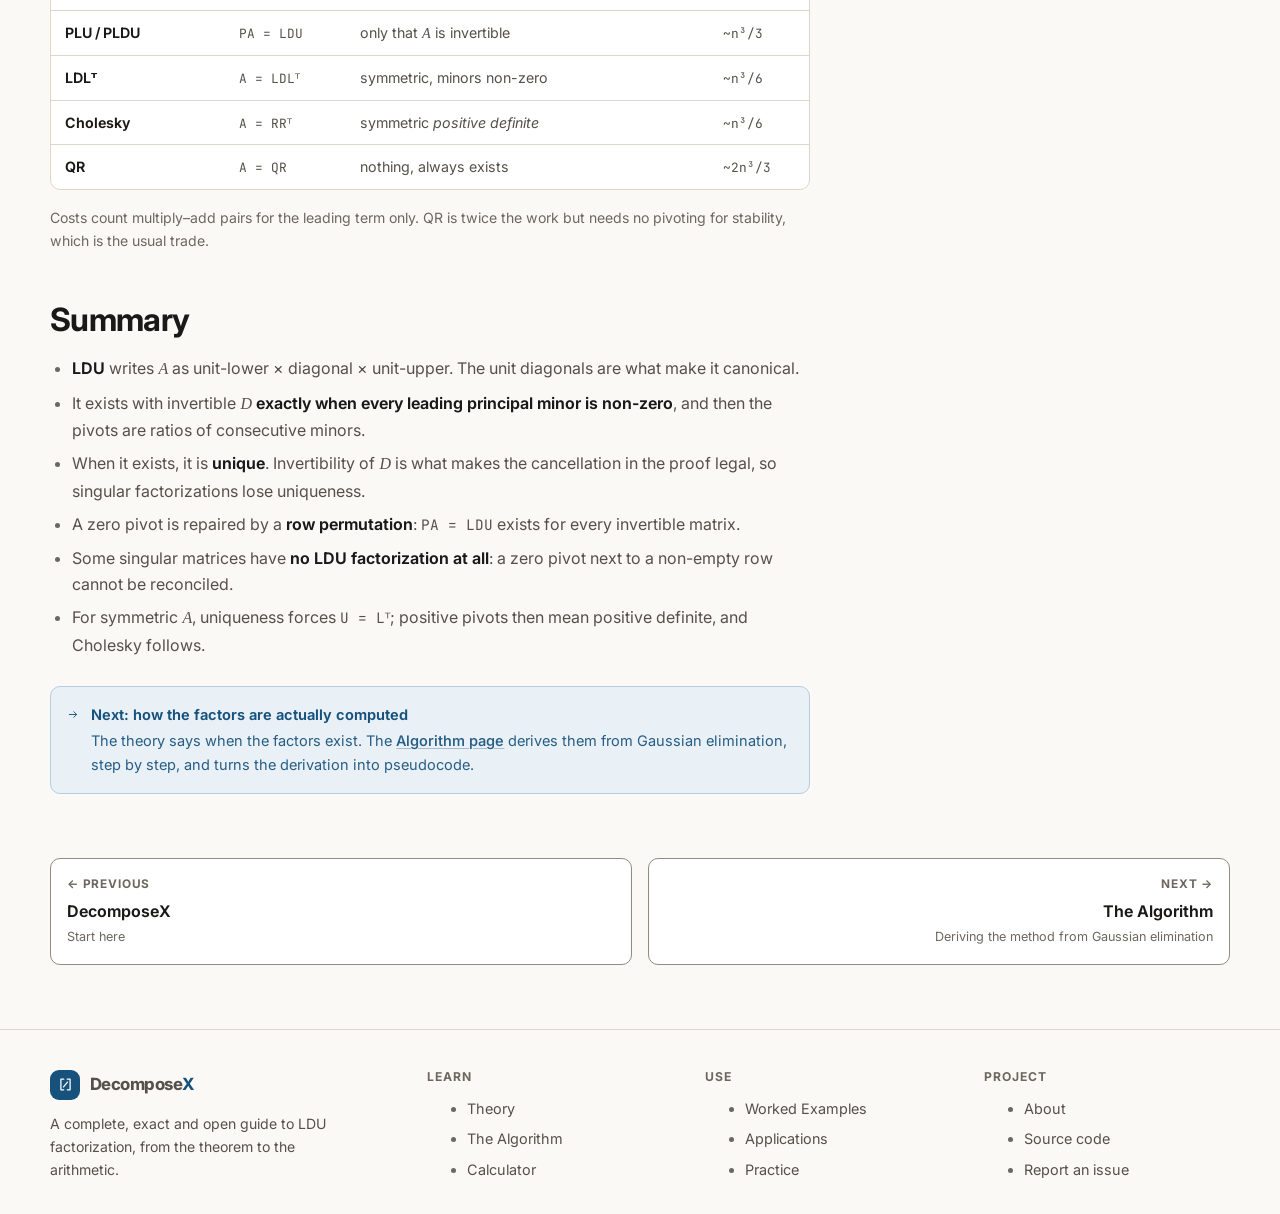
<file: theory.html>
<!DOCTYPE html>
<html lang="en">

<head>
  <meta charset="UTF-8">
  <meta name="viewport" content="width=device-width, initial-scale=1">
  <title>Theory | DecomposeX</title>
  <meta name="description"
    content="The theory of LDU factorization: triangular matrices, the existence and uniqueness theorems, leading principal minors, permutations, and the symmetric LDLᵀ case.">
  <meta name="color-scheme" content="light dark">

  <link rel="icon"
    href="data:image/svg+xml,%3Csvg xmlns='http://www.w3.org/2000/svg' viewBox='0 0 32 32'%3E%3Crect width='32' height='32' rx='7' fill='%2317527d'/%3E%3Cg fill='none' stroke='white' stroke-width='2.2' stroke-linecap='round' stroke-linejoin='round'%3E%3Cpath d='M12.5 6H7.5v20h5'/%3E%3Cpath d='M19.5 6h5v20h-5'/%3E%3Cpath d='M12.4 24.2L19.6 7.8'/%3E%3C/g%3E%3C/svg%3E">
  <link rel="preconnect" href="https://fonts.googleapis.com">
  <link rel="preconnect" href="https://fonts.gstatic.com" crossorigin>
  <link rel="stylesheet"
    href="https://fonts.googleapis.com/css2?family=Inter:wght@400;500;600;700;800&family=JetBrains+Mono:wght@400;500;600&display=swap">
  <link rel="stylesheet" href="css/main.css">

  <script>
    /* Resolve the theme before the first paint: the stored choice if there is
       one, otherwise the operating-system preference. Always setting an
       explicit data-theme keeps the stylesheet to a single dark block. */
    (function () {
      var t = null;
      try { t = localStorage.getItem('decomposex:theme'); } catch (e) { }
      if (t !== 'dark' && t !== 'light') {
        t = (window.matchMedia && matchMedia('(prefers-color-scheme: dark)').matches) ? 'dark': 'light';
      }
      document.documentElement.setAttribute('data-theme', t);
    })();
  </script>
</head>

<body data-page="theory">
  <a class="skip-link" href="#main">Skip to content</a>
  <div id="nav-host" style="min-height:62px"></div>

  <main id="main">
    <div class="wrap">

      <header class="section-head" style="margin-bottom:36px">
        <div class="eyebrow">Theory</div>
        <h1>What LDU factorization actually says</h1>
        <p class="lead" style="max-width:70ch">
          Three definitions, two theorems and one honest caveat. By the end of this page you will know exactly
          which matrices factor, which do not, and why the factors are unique when they exist.
        </p>
      </header>

      <div class="layout-toc">
        <article class="prose">

          <!-- ================= 1 ================= -->
          <h2 id="why">Why split a matrix at all?</h2>
          <p>
            Solving <span class="var">A</span><span class="var">x</span> = <span class="var">b</span> by elimination
            costs roughly <span class="mono">n³/3</span> operations. If you have a second right-hand side, naive
            elimination makes you pay that cost all over again, even though the work depended only on
            <span class="var">A</span>, not on <span class="var">b</span>.
          </p>
          <p>
            A factorization records that work once. Elimination is fundamentally a sequence of row operations, and
            every such sequence can be bottled up as a matrix product. Once you have
            <span class="var">A</span> = <span class="var">LDU</span>, solving a new system costs only
            <span class="mono">n²</span>, and the same three factors also hand you the determinant, the rank,
            the inverse and a definiteness test.
          </p>
          <blockquote>
            The point of a factorization is not the factors. It is that <em>triangular systems are easy</em>,
            and a factorization is how you turn a hard system into a chain of easy ones.
          </blockquote>

          <h3 id="triangular-easy">Why triangular systems are easy</h3>
          <p>
            In a lower-triangular system the first equation involves only
            <span class="var">x</span><sub>1</sub>, so you read it off immediately; the second then involves only
            <span class="var">x</span><sub>1</sub> and <span class="var">x</span><sub>2</sub>, and so on down the
            matrix. This is <strong>forward substitution</strong>. Running it upwards through an upper-triangular
            system is <strong>back substitution</strong>. Each costs about
            <span class="mono">n²/2</span> multiply&ndash;add pairs, and if the diagonal is all 1s it needs no
            division at all.
          </p>

          <!-- ================= 2 ================= -->
          <h2 id="definitions">The three kinds of factor</h2>

          <div class="box box-def">
            <span class="box-label">Definition: triangular and unit triangular</span>
            <p>
              A square matrix <span class="var">L</span> is <strong>lower triangular</strong> if
              <span class="mono">ℓ<sub>ij</sub> = 0</span> whenever <span class="mono">i &lt; j</span>: everything
              strictly above the diagonal vanishes. It is <strong>unit</strong> lower triangular if in addition
              every diagonal entry is 1. <strong>Upper triangular</strong> and <strong>unit upper triangular</strong>
              are defined the same way with the inequality reversed.
            </p>
            <p style="margin-top:10px">
              A matrix that is both lower and upper triangular is <strong>diagonal</strong>. This tiny observation
              is the whole engine of the uniqueness proof below.
            </p>
          </div>

          <div id="shapes-demo" style="margin-top:20px"></div>

          <div class="box box-def" style="margin-top:24px">
            <span class="box-label">Definition: LDU factorization</span>
            <p>
              An <strong>LDU factorization</strong> of a square matrix <span class="var">A</span> is a product
            </p>
            <div class="eq" style="margin:14px 0">
              <em>A</em> = <em>L</em> <em>D</em> <em>U</em>
            </div>
            <p>in which</p>
            <ul style="margin-top:10px">
              <li><span class="var">L</span> is <strong>unit lower triangular</strong>: the multipliers, with 1s on the diagonal;</li>
              <li><span class="var">D</span> is <strong>diagonal</strong>: the pivots <span class="mono">d<sub>1</sub>, …, d<sub>n</sub></span>;</li>
              <li><span class="var">U</span> is <strong>unit upper triangular</strong>: the shape of the reduced system, with 1s on the diagonal.</li>
            </ul>
            <p style="margin-top:12px">
              The factorization is called <strong>non-singular</strong> when every
              <span class="mono">d<sub>k</sub> ≠ 0</span>, which is exactly when <span class="var">A</span> is invertible.
            </p>
          </div>

          <p>
            Fixing 1s on both unit diagonals is what makes the factorization <em>canonical</em>. Without that
            convention you could slide any non-zero scale factor from <span class="var">L</span> into
            <span class="var">D</span> and out into <span class="var">U</span>, and the factors would not be unique.
          </p>

          <h3 id="vs-lu">LDU compared with LU</h3>
          <p>
            An <strong>LU factorization</strong> asks only for <span class="var">A</span> = <span class="var">LÛ</span>
            with one triangular factor on each side. That leaves a choice of normalisation, and different textbooks
            make it differently:
          </p>
          <div class="table-wrap">
            <table class="tbl">
              <thead>
                <tr><th>Name</th><th>Normalisation</th><th>Relation to LDU</th></tr>
              </thead>
              <tbody>
                <tr>
                  <td><strong>Doolittle</strong></td>
                  <td><span class="var">L</span> has 1s on the diagonal</td>
                  <td><span class="mono">Û = D·U</span>: the pivots stay in the upper factor</td>
                </tr>
                <tr>
                  <td><strong>Crout</strong></td>
                  <td><span class="var">U</span> has 1s on the diagonal</td>
                  <td><span class="mono">L̂ = L·D</span>: the pivots stay in the lower factor</td>
                </tr>
                <tr>
                  <td><strong>LDU</strong></td>
                  <td><em>both</em> have 1s on the diagonal</td>
                  <td>the pivots get a factor of their own</td>
                </tr>
              </tbody>
            </table>
          </div>
          <p>
            So LDU is not a different computation from LU; it is the same elimination with the scaling made
            explicit. That is why the calculator on this site reports both: elimination naturally produces
            <span class="mono">Û</span>, and dividing each row of <span class="mono">Û</span> by its own diagonal
            entry separates <span class="var">D</span> from <span class="var">U</span>.
          </p>
          <div id="lu-vs-ldu-demo"></div>

          <!-- ================= 3 ================= -->
          <h2 id="existence">When does a factorization exist?</h2>
          <p>
            Not every matrix has one. The obstruction is always the same: elimination needs to divide by a pivot,
            and a pivot can be zero. The remarkable thing is that you can predict this in advance, without running
            the elimination, by looking at determinants of the top-left corners.
          </p>

          <div class="box box-def">
            <span class="box-label">Definition: leading principal minor</span>
            <p>
              The <strong>k-th leading principal minor</strong> of <span class="var">A</span>, written
              <span class="mono">D<sub>k</sub></span>, is the determinant of the top-left
              <span class="mono">k × k</span> block of <span class="var">A</span>. By convention
              <span class="mono">D<sub>0</sub> = 1</span>, and <span class="mono">D<sub>n</sub> = det A</span>.
            </p>
          </div>

          <div class="box">
            <span class="box-label">Theorem 1: existence and the minor test</span>
            <p>
              Let <span class="var">A</span> be an <span class="mono">n × n</span> matrix over a field.
              Then <span class="var">A</span> has a <strong>non-singular</strong> LDU factorization; that is, <span class="var">A</span> = <span class="var">LDU</span> with unit triangular
              <span class="var">L</span>, <span class="var">U</span> and invertible diagonal
              <span class="var">D</span>, if and only if
            </p>
            <div class="eq" style="margin:14px 0">
              <em>D</em><sub>1</sub> ≠ 0,&nbsp;&nbsp; <em>D</em><sub>2</sub> ≠ 0,&nbsp;&nbsp; …,&nbsp;&nbsp; <em>D</em><sub><em>n</em></sub> ≠ 0.
            </div>
            <p>In that case the pivots are determined by the minors:</p>
            <div class="eq" style="margin:14px 0">
              <em>d</em><sub><em>k</em></sub> = <em>D</em><sub><em>k</em></sub> ⁄ <em>D</em><sub><em>k</em>−1</sub>,
              &nbsp;&nbsp; <em>k</em> = 1, …, <em>n</em>.
            </div>
          </div>

          <div class="box box-proof">
            <span class="box-label">Proof of the minor formula</span>
            <p>
              Suppose <span class="var">A</span> = <span class="var">LDU</span>. Because all three factors are
              triangular, the top-left <span class="mono">k × k</span> block of the product is the product of the
              top-left <span class="mono">k × k</span> blocks, entries from outside the corner cannot reach into
              it. Writing <span class="var">A</span><sub><span class="var">k</span></sub> for that block,
            </p>
            <div class="eq" style="margin:12px 0">
              <em>A</em><sub><em>k</em></sub> = <em>L</em><sub><em>k</em></sub> <em>D</em><sub><em>k</em></sub> <em>U</em><sub><em>k</em></sub>.
            </div>
            <p>
              Taking determinants and using <span class="mono">det L<sub>k</sub> = det U<sub>k</sub> = 1</span>
              (triangular with 1s on the diagonal) gives
              <span class="mono">D<sub>k</sub> = d<sub>1</sub>d<sub>2</sub>⋯d<sub>k</sub></span>.
              Dividing consecutive cases yields
              <span class="mono">d<sub>k</sub> = D<sub>k</sub>/D<sub>k−1</sub></span>, and since each
              <span class="mono">d<sub>k</sub> ≠ 0</span>, every <span class="mono">D<sub>k</sub> ≠ 0</span>.
              Conversely, if every minor is non-zero then no pivot encountered during elimination can vanish,
              because the pivot at stage <span class="var">k</span> equals
              <span class="mono">D<sub>k</sub>/D<sub>k−1</sub></span>, so the elimination runs to completion
              and produces the factors.
            </p>
          </div>

          <p>
            Two consequences worth keeping in mind. First, <strong>the test is about corners, not about
            individual entries</strong>: a matrix can have a perfectly innocent-looking
            <span class="mono">a<sub>22</sub></span> and still fail, because the pivot at stage 2 is what is left
            of <span class="mono">a<sub>22</sub></span> <em>after</em> stage 1.
          </p>
          <div id="hidden-zero-demo"></div>
          <p>
            Second, <strong>failing the test does not mean the matrix is singular</strong>. The smallest
            counterexample is a permutation matrix:
          </p>
          <div id="swap-demo"></div>
          <p>
            Here <span class="mono">D<sub>1</sub> = 0</span>, so there is no LDU factorization, yet
            <span class="mono">det A = −1</span> and the matrix is perfectly invertible. Invertibility and
            factorability are different questions, and the fix is a permutation.
          </p>

          <h3 id="singular-case">What about singular matrices?</h3>
          <p>
            Theorem 1 is about invertible <span class="var">D</span>. If we relax that and allow zeros on the
            diagonal, some singular matrices still factor and some genuinely do not. The dividing line is easy to
            state once you notice that <span class="mono">d<sub>k</sub> = 0</span> forces row
            <span class="var">k</span> of <span class="var">DU</span> to be entirely zero, whatever
            <span class="var">U</span> holds:
          </p>
          <ul>
            <li>
              If elimination leaves row <span class="var">k</span> <strong>completely empty</strong> whenever
              <span class="mono">d<sub>k</sub> = 0</span>, the identity still holds. The factorization exists but
              is <strong>no longer unique</strong>, that row of <span class="var">U</span> can be anything
              unit triangular.
            </li>
            <li>
              If a zero pivot sits beside a <strong>non-empty row</strong>, the two sides cannot be reconciled and
              <strong>no LDU factorization exists</strong>: not even a singular one. The LU form
              <span class="mono">A = LÛ</span> survives, which is why the calculator still shows it.
            </li>
          </ul>
          <p class="text-sm">
            <a class="link" href="examples.html#singular">Both cases are worked out in the examples gallery</a>,
            including the smallest matrix with no LDU factorization at all.
          </p>

          <!-- ================= 4 ================= -->
          <h2 id="uniqueness">Uniqueness</h2>
          <p>
            When a non-singular LDU factorization exists, there is exactly one. The proof is short and worth
            reading, because it explains why the unit diagonals are not an arbitrary convention.
          </p>

          <div class="box">
            <span class="box-label">Lemma</span>
            <p>
              Unit lower-triangular matrices form a group: a product of two is unit lower triangular, and so is
              the inverse of one. The same holds for unit upper-triangular matrices.
            </p>
          </div>

          <div class="box">
            <span class="box-label">Theorem 2: uniqueness</span>
            <p>
              If <span class="var">A</span> is invertible and
              <span class="mono">A = L<sub>1</sub>D<sub>1</sub>U<sub>1</sub> = L<sub>2</sub>D<sub>2</sub>U<sub>2</sub></span>
              are two non-singular LDU factorizations, then
              <span class="mono">L<sub>1</sub> = L<sub>2</sub></span>,
              <span class="mono">D<sub>1</sub> = D<sub>2</sub></span> and
              <span class="mono">U<sub>1</sub> = U<sub>2</sub></span>.
            </p>
          </div>

          <div class="box box-proof">
            <span class="box-label">Proof</span>
            <p>
              From
              <span class="mono">L<sub>1</sub>D<sub>1</sub>U<sub>1</sub> = L<sub>2</sub>D<sub>2</sub>U<sub>2</sub></span>,
              multiply on the left by <span class="mono">L<sub>2</sub><sup>−1</sup></span> and on the right by
              <span class="mono">U<sub>1</sub><sup>−1</sup></span>:
            </p>
            <div class="eq" style="margin:12px 0">
              (<em>L</em><sub>2</sub><sup>−1</sup><em>L</em><sub>1</sub>) <em>D</em><sub>1</sub>
              = <em>D</em><sub>2</sub> (<em>U</em><sub>2</sub><em>U</em><sub>1</sub><sup>−1</sup>).
            </div>
            <p>
              By the lemma, <span class="mono">L<sub>2</sub><sup>−1</sup>L<sub>1</sub></span> is unit lower
              triangular, so the left side is lower triangular with diagonal exactly
              <span class="mono">D<sub>1</sub></span>. Likewise
              <span class="mono">U<sub>2</sub>U<sub>1</sub><sup>−1</sup></span> is unit upper triangular, so the
              right side is upper triangular with diagonal exactly <span class="mono">D<sub>2</sub></span>.
              A matrix that is simultaneously lower and upper triangular is diagonal; therefore both sides equal
              their own diagonal, giving <span class="mono">D<sub>1</sub> = D<sub>2</sub></span>. Cancelling the
              invertible <span class="mono">D<sub>1</sub></span> leaves
              <span class="mono">L<sub>2</sub><sup>−1</sup>L<sub>1</sub> = I</span> and
              <span class="mono">U<sub>2</sub>U<sub>1</sub><sup>−1</sup> = I</span>.
            </p>
          </div>

          <p>
            Notice exactly where invertibility of <span class="var">D</span> is used, in the cancellation. That is
            precisely why the singular case above loses uniqueness.
          </p>

          <!-- ================= 5 ================= -->
          <h2 id="permutations">Permutations: PA = LDU</h2>
          <p>
            A zero pivot is not fatal, because the rows of a matrix may be reordered freely. Reordering is itself a
            matrix operation: swapping rows <span class="var">i</span> and <span class="var">j</span> of
            <span class="var">A</span> is the same as forming <span class="mono">E·A</span>, where
            <span class="var">E</span> is the identity with those two rows swapped. A product of such swaps is a
            <strong>permutation matrix</strong> <span class="var">P</span>.
          </p>

          <div class="box">
            <span class="box-label">Theorem 3: factorization with pivoting</span>
            <p>
              For every invertible <span class="var">A</span> there is a permutation matrix
              <span class="var">P</span> such that
            </p>
            <div class="eq" style="margin:14px 0">
              <em>P</em><em>A</em> = <em>L</em><em>D</em><em>U</em>
            </div>
            <p>
              with <span class="var">L</span> unit lower triangular, <span class="var">D</span> diagonal and
              invertible, and <span class="var">U</span> unit upper triangular.
            </p>
          </div>

          <p>
            The reason is simply that elimination can always find a pivot: if
            <span class="var">A</span> is invertible, no column can be entirely zero below the diagonal at the stage
            it is reached, since that would make the columns linearly dependent. Choose any non-zero entry, swap it
            up, and continue.
          </p>

          <div class="box box-warn">
            <span class="box-label">Careful</span>
            <p>
              <span class="mono">P</span> multiplies on the <em>left</em>, so it permutes <em>rows</em>. When you
              use the factorization to solve <span class="mono">Ax = b</span>, the right-hand side must be permuted
              the same way: <span class="mono">LDUx = Pb</span>, not <span class="mono">b</span>. Forgetting this is
              the single most common error when implementing pivoted elimination.
            </p>
          </div>

          <p>
            Since <span class="var">P</span> is a product of <span class="var">s</span> row swaps,
            <span class="mono">det P = (−1)<sup>s</sup></span>, and taking determinants of
            <span class="mono">PA = LDU</span> gives a formula the calculator uses:
          </p>
          <div class="eq">
            det <em>A</em> = (−1)<sup><em>s</em></sup> · <em>d</em><sub>1</sub><em>d</em><sub>2</sub>⋯<em>d</em><sub><em>n</em></sub>
          </div>

          <!-- ================= 6 ================= -->
          <h2 id="symmetric">The symmetric case: A = LDLᵀ</h2>
          <p>
            Symmetry cuts the work in half, and uniqueness is what proves it.
          </p>

          <div class="box">
            <span class="box-label">Theorem 4: LDLᵀ</span>
            <p>
              If <span class="var">A</span> is symmetric and invertible with all leading principal minors non-zero,
              then its LDU factorization satisfies <span class="mono">U = Lᵀ</span>, so
            </p>
            <div class="eq" style="margin:14px 0">
              <em>A</em> = <em>L</em> <em>D</em> <em>L</em><sup>ᵀ</sup>.
            </div>
          </div>

          <div class="box box-proof">
            <span class="box-label">Proof</span>
            <p>
              Write <span class="mono">A = LDU</span>. Transposing,
              <span class="mono">Aᵀ = Uᵀ Dᵀ Lᵀ = Uᵀ D Lᵀ</span>, because a diagonal matrix is its own transpose.
              Now <span class="mono">Uᵀ</span> is unit <em>lower</em> triangular and
              <span class="mono">Lᵀ</span> is unit <em>upper</em> triangular, so this is also a non-singular LDU
              factorization, of <span class="mono">Aᵀ</span>. But <span class="mono">A = Aᵀ</span>, so both are
              factorizations of the same matrix, and Theorem 2 forces them to coincide:
              <span class="mono">L = Uᵀ</span>, hence <span class="mono">U = Lᵀ</span>.
            </p>
          </div>

          <div id="ldlt-demo"></div>

          <h3 id="definiteness">Positive definiteness and Cholesky</h3>
          <p>
            For symmetric matrices the pivots carry a further meaning.
          </p>

          <div class="box">
            <span class="box-label">Theorem 5: Sylvester's criterion</span>
            <p>
              A symmetric matrix <span class="var">A</span> is <strong>positive definite</strong>, meaning
              <span class="mono">xᵀAx &gt; 0</span> for every non-zero <span class="var">x</span>, if and only if
              every leading principal minor is positive, equivalently if and only if every pivot
              <span class="mono">d<sub>k</sub></span> in its LDLᵀ factorization is positive.
            </p>
          </div>

          <p>
            The equivalence of the two forms is immediate from
            <span class="mono">D<sub>k</sub> = d<sub>1</sub>⋯d<sub>k</sub></span>: all the minors are positive
            exactly when all the pivots are. And when they are positive, each has a real square root, so
            <span class="var">D</span> = <span class="var">D</span><sup>1/2</sup><span class="var">D</span><sup>1/2</sup> and
          </p>
          <div class="eq">
            <em>A</em> = <em>L</em><em>D</em><em>L</em><sup>ᵀ</sup>
            = (<em>L</em><em>D</em><sup>1/2</sup>)(<em>L</em><em>D</em><sup>1/2</sup>)<sup>ᵀ</sup>
            = <em>R</em><em>R</em><sup>ᵀ</sup>,
          </div>
          <p>
            which is the <strong>Cholesky factorization</strong>. So Cholesky is not a separate algorithm so much as
            LDLᵀ with the diagonal absorbed, and LDLᵀ has the advantage of needing no square roots at all, which
            is why it is preferred when the matrix might be indefinite.
          </p>

          <!-- ================= 7 ================= -->
          <h2 id="family">The family of factorizations</h2>
          <p>Where LDU sits among its relatives:</p>
          <div class="table-wrap">
            <table class="tbl">
              <thead>
                <tr><th>Factorization</th><th>Form</th><th>Requires</th><th>Cost</th></tr>
              </thead>
              <tbody>
                <tr>
                  <td><strong>LU</strong></td>
                  <td><span class="mono">A = LÛ</span></td>
                  <td>minors <span class="mono">D<sub>1</sub>…D<sub>n−1</sub> ≠ 0</span></td>
                  <td><span class="mono">~n³/3</span></td>
                </tr>
                <tr>
                  <td><strong>LDU</strong></td>
                  <td><span class="mono">A = LDU</span></td>
                  <td>same, plus <span class="mono">det A ≠ 0</span> for invertible D</td>
                  <td><span class="mono">~n³/3</span></td>
                </tr>
                <tr>
                  <td><strong>PLU / PLDU</strong></td>
                  <td><span class="mono">PA = LDU</span></td>
                  <td>only that <span class="var">A</span> is invertible</td>
                  <td><span class="mono">~n³/3</span></td>
                </tr>
                <tr>
                  <td><strong>LDLᵀ</strong></td>
                  <td><span class="mono">A = LDLᵀ</span></td>
                  <td>symmetric, minors non-zero</td>
                  <td><span class="mono">~n³/6</span></td>
                </tr>
                <tr>
                  <td><strong>Cholesky</strong></td>
                  <td><span class="mono">A = RRᵀ</span></td>
                  <td>symmetric <em>positive definite</em></td>
                  <td><span class="mono">~n³/6</span></td>
                </tr>
                <tr>
                  <td><strong>QR</strong></td>
                  <td><span class="mono">A = QR</span></td>
                  <td>nothing, always exists</td>
                  <td><span class="mono">~2n³/3</span></td>
                </tr>
              </tbody>
            </table>
          </div>
          <p class="text-sm text-mute">
            Costs count multiply&ndash;add pairs for the leading term only. QR is twice the work but needs no
            pivoting for stability, which is the usual trade.
          </p>

          <!-- ================= 8 ================= -->
          <h2 id="summary">Summary</h2>
          <ul>
            <li>
              <strong>LDU</strong> writes <span class="var">A</span> as unit-lower × diagonal × unit-upper.
              The unit diagonals are what make it canonical.
            </li>
            <li>
              It exists with invertible <span class="var">D</span> <strong>exactly when every leading principal
              minor is non-zero</strong>, and then the pivots are ratios of consecutive minors.
            </li>
            <li>
              When it exists, it is <strong>unique</strong>. Invertibility of <span class="var">D</span> is what
              makes the cancellation in the proof legal, so singular factorizations lose uniqueness.
            </li>
            <li>
              A zero pivot is repaired by a <strong>row permutation</strong>:
              <span class="mono">PA = LDU</span> exists for every invertible matrix.
            </li>
            <li>
              Some singular matrices have <strong>no LDU factorization at all</strong>: a zero pivot next to a
              non-empty row cannot be reconciled.
            </li>
            <li>
              For symmetric <span class="var">A</span>, uniqueness forces <span class="mono">U = Lᵀ</span>;
              positive pivots then mean positive definite, and Cholesky follows.
            </li>
          </ul>

          <div class="alert alert-info" style="margin-top:28px">
            <span data-icon="arrowRight"></span>
            <div>
              <span class="alert-title">Next: how the factors are actually computed</span>
              <p>
                The theory says when the factors exist. The
                <a class="link" href="algorithm.html">Algorithm page</a> derives them from Gaussian elimination,
                step by step, and turns the derivation into pseudocode.
              </p>
            </div>
          </div>

        </article>

        <nav class="toc" id="toc-host" aria-label="On this page"></nav>
      </div>

      <div id="pagenav-host"></div>
    </div>
  </main>

  <div id="footer-host"></div>

  <script src="js/fraction.js"></script>
  <script src="js/matrix.js"></script>
  <script src="js/ldu.js"></script>
  <script src="js/site.js"></script>
  <script src="js/render.js"></script>
  <script src="js/examples-data.js"></script>
  <script src="js/theory.js"></script>
</body>

</html>
</file>
<file: css/main.css>
/* ============================================================
   DecomposeX: Design System
   Shared stylesheet for every page of the site.
   ------------------------------------------------------------
   1. Reset            11. Matrix components
   2. Design tokens    12. Steps / timeline
   3. Base type        13. Tables
   4. Layout           14. Stats
   5. Navigation       15. Hero / marketing
   6. Footer           16. Prose / theory
   7. Buttons          17. Learning path
   8. Forms            18. Quiz / practice
   9. Cards            19. Utilities
  10. Badges/alerts    20. Animations
                       21. Calculator layout
                       22. Print
   ============================================================ */

/* ---------- 1. Reset ---------- */
*, *::before, *::after { box-sizing: border-box; }

html { -webkit-text-size-adjust: 100%; scroll-behavior: smooth; scroll-padding-top: calc(var(--nav-h) + 16px); }

body, h1, h2, h3, h4, h5, h6,
p, figure, blockquote, dl, dd, ul, ol, fieldset { margin: 0; }

fieldset { border: 0; padding: 0; }
ul[class], ol[class] { list-style: none; padding: 0; }
img, svg { display: block; max-width: 100%; }
button, input, select, textarea { font: inherit; color: inherit; }
a { color: inherit; text-decoration: none; }

:focus-visible { outline: 2px solid var(--focus); outline-offset: 2px; border-radius: var(--r-xs); }

/* ---------- 2. Design tokens ----------
   Palette: warm paper and ink with a single restrained accent.
   Every foreground/background pair used for text is verified at
   WCAG AA (4.5:1), and --line-strong, which draws input borders
   and matrix brackets, is verified at 3:1 for non-text contrast.
   There are deliberately no gradients: this is a reference text,
   and flat ink on paper is easier to read a matrix against.       */
:root {
  color-scheme: light;

  /* Ink blue: the only hue that carries meaning. Every shade here is
     referenced somewhere; there is no unused ramp padding the file. */
  --brand-50:#f1f6fa;  --brand-100:#e0eaf3;
  --brand-200:#a6cbe9; --brand-300:#82b4dc;
  --brand-600:#17527d; --brand-700:#123f61;

  /* Brass, used only to mark the unit 1s and definitions */
  --accent-300:#e6c67f; --accent-400:#d4a94e; --accent-500:#a17b24; --accent-600:#8a6a1f;

  --ok-bg:#edf4ee;   --ok-fg:#2b6344;   --ok-line:#b6d2c1;
  --warn-bg:#fbf3e1; --warn-fg:#84601a; --warn-line:#e3cd9c;
  --err-bg:#fbeeec;  --err-fg:#9a3a30;  --err-line:#e6bcb5;
  --info-bg:#e9f0f6; --info-fg:#17527d; --info-line:#b6cee1;

  --bg:#faf9f6;
  --surface:#ffffff;
  --surface-2:#f4f2ed;
  --surface-3:#ebe8e0;
  --surface-inset:#f7f5f1;
  --line:#ded7c9;
  --line-strong:#918b83;
  --text:#1a1917;
  --text-2:#55514a;
  --text-3:#6d685f;

  --primary:var(--brand-600);
  --primary-hover:var(--brand-700);
  --primary-soft:var(--brand-50);
  --primary-soft-2:var(--brand-100);
  --primary-ring:rgba(23,82,125, .22);
  --focus:var(--brand-600);

  --font-sans:"Inter", ui-sans-serif, system-ui,-apple-system,"Segoe UI", Roboto,"Helvetica Neue", Arial, sans-serif;
  --font-mono:"JetBrains Mono", ui-monospace,"SF Mono","Cascadia Mono", Menlo, Consolas,"Liberation Mono", monospace;
  --font-math:"Cambria Math", Cambria, Georgia,"Times New Roman", serif;

  --r-xs:4px; --r-sm:6px; --r-md:10px; --r-lg:12px; --r-full:999px;

  --sh-sm:0 1px 2px rgba(26,25,23, .05);
  --sh-md:0 1px 2px rgba(26,25,23, .04), 0 6px 16px -6px rgba(26,25,23, .10);
  --sh-lg:0 2px 4px rgba(26,25,23, .04), 0 14px 32px -12px rgba(26,25,23, .14);

  --s-1:4px; --s-2:8px; --s-3:12px; --s-4:16px; --s-5:20px; --s-6:24px;
  --s-8:32px; --s-10:40px; --s-12:48px; --s-16:64px;

  --nav-h:62px;
  --wrap:1220px;
  --speed:170ms;
}

/* The inline script in each page's <head> resolves the operating-system
   preference to an explicit data-theme before the first paint, so this
   one block covers every dark case and there is nothing to keep in sync. */
:root[data-theme="dark"] {
  color-scheme: dark;

  --ok-bg:#152420;   --ok-fg:#78c79c;   --ok-line:#2f5a45;
  --warn-bg:#241c0e; --warn-fg:#d9b25f; --warn-line:#5c4720;
  --err-bg:#261512;  --err-fg:#e29a90;  --err-line:#5e2d26;
  --info-bg:#15222e; --info-fg:#8fbadb; --info-line:#2d4b63;

  --bg:#141311;
  --surface:#1f1d1a;
  --surface-2:#282520;
  --surface-3:#322e28;
  --surface-inset:#171513;
  --line:#3d382f;
  --line-strong:#736e67;
  --text:#eceae4;
  --text-2:#aaa49a;
  --text-3:#9c978e;

  --primary:var(--brand-300);
  --primary-hover:var(--brand-200);
  --primary-soft:#1b2b38;
  --primary-soft-2:#233748;
  --primary-ring:rgba(130,180,220, .30);
  --focus:var(--brand-300);

  --sh-sm:0 1px 2px rgba(0,0,0, .45);
  --sh-md:0 1px 2px rgba(0,0,0, .4), 0 6px 18px -6px rgba(0,0,0, .55);
  --sh-lg:0 2px 6px rgba(0,0,0, .45), 0 18px 40px -14px rgba(0,0,0, .65);
}

/* ---------- 3. Base type ---------- */
body {
  font-family: var(--font-sans);
  background: var(--bg);
  color: var(--text);
  line-height: 1.65;
  min-height: 100vh;
  display: flex;
  flex-direction: column;
  -webkit-font-smoothing: antialiased;
}

h1, h2, h3, h4 { line-height: 1.22; font-weight: 700; letter-spacing: -.02em; color: var(--text); }
h1 { font-size: clamp(1.9rem, 1.2rem + 2.5vw,3rem); }
h2 { font-size: clamp(1.42rem, 1.1rem + 1.3vw,2rem); }
h3 { font-size: 1.17rem; }
h4 { font-size: 1rem; }
p  { color: var(--text-2); }
strong { color: var(--text); font-weight: 650; }

code, kbd, samp, .mono { font-family: var(--font-mono); font-size: .9em; }
code:not(.block) {
  background: var(--surface-3); border: 1px solid var(--line);
  border-radius: var(--r-xs); padding: .1em.4em; color: var(--text);
}
kbd {
  background: var(--surface-3); border: 1px solid var(--line-strong);
  border-bottom-width: 2px; border-radius: var(--r-xs);
  padding: .1em.45em; font-size: .82em; font-family: var(--font-mono);
}

.var { font-family: var(--font-math); font-style: italic; }
.lead { font-size: 1.08rem; color: var(--text-2); }
hr { border: 0; border-top: 1px solid var(--line); margin: var(--s-8) 0; }

a.link { color: var(--primary); font-weight: 550; text-decoration: underline; text-decoration-color: color-mix(in srgb, var(--primary) 35%, transparent); text-underline-offset: 2px; }
a.link:hover { text-decoration-color: var(--primary); }

/* ---------- 4. Layout ---------- */
.wrap { width: 100%; max-width: var(--wrap); margin-inline: auto; padding-inline: var(--s-5); }
.wrap-narrow { max-width: 880px; }

main { flex: 1 0 auto; padding-block: var(--s-10) var(--s-16); }

.section { margin-block: var(--s-12); }
.section:first-child { margin-top: 0; }
.section-head { margin-bottom: var(--s-6); }
.section-head p { max-width: 68ch; }

.grid { display: grid; gap: var(--s-5); }
.grid-2 { grid-template-columns: repeat(auto-fit, minmax(290px,1fr)); }
.grid-3 { grid-template-columns: repeat(auto-fit, minmax(258px,1fr)); }
.grid-4 { grid-template-columns: repeat(auto-fit, minmax(198px,1fr)); }

.row { display: flex; flex-wrap: wrap; gap: var(--s-3); align-items: center; }
.row-between { justify-content: space-between; }
.row-center { justify-content: center; }
.spacer { flex: 1 1 auto; }

.stack > * + * { margin-top: var(--s-4); }
.stack-sm > * + * { margin-top: var(--s-2); }
.stack-lg > * + * { margin-top: var(--s-8); }

/* ---------- 5. Navigation ---------- */
.nav {
  position: sticky; top: 0; z-index: 60;
  background: var(--surface);
  border-bottom: 1px solid var(--line);
}
.nav-inner { height: var(--nav-h); display: flex; align-items: center; gap: var(--s-3); }

.brand { display: flex; align-items: center; gap: 10px; font-weight: 750; letter-spacing: -.03em; font-size: 1.05rem; flex: none; }
.brand-mark {
  width: 30px; height: 30px; border-radius: 9px; flex: none;
  display: grid; place-items: center;
  background: var(--primary);
  color: var(--surface);
}
.brand-mark svg { width: 17px; height: 17px; }
.brand-x { color: var(--primary); }

.nav-links { display: flex; align-items: center; gap: 1px; margin-left: var(--s-3); }
.nav-links a {
  padding: 7px 12px; border-radius: var(--r-sm);
  font-size: .91rem; font-weight: 550; color: var(--text-2);
  transition: background var(--speed), color var(--speed);
}
.nav-links a:hover { background: var(--surface-3); color: var(--text); }
.nav-links a[aria-current="page"] { color: var(--primary); background: var(--primary-soft); font-weight: 650; }

.nav-actions { margin-left: auto; display: flex; align-items: center; gap: var(--s-2); }

.icon-btn {
  width: 36px; height: 36px; display: grid; place-items: center;
  border: 1px solid var(--line-strong); background: var(--surface-2);
  border-radius: var(--r-sm); cursor: pointer; color: var(--text-2);
  transition: all var(--speed); flex: none;
}
.icon-btn:hover { color: var(--text); border-color: var(--primary); background: var(--surface-3); }
.icon-btn svg { width: 17px; height: 17px; }

.nav-toggle { display: none; }
/* Show the icon for the theme you would switch TO. data-theme is always
   present (the head script resolves it), so these two rules are exhaustive
   and exactly one icon is ever displayed. */
.theme-sun, .theme-moon { display: none; }
:root[data-theme="light"] .theme-moon { display: block; }
:root[data-theme="dark"] .theme-sun { display: block; }

@media (max-width: 1000px) {
.nav-toggle { display: grid; }
.nav-links {
    position: absolute; top: var(--nav-h); left: 0; right: 0;
    flex-direction: column; align-items: stretch; gap: 1px;
    margin: 0; padding: var(--s-3);
    background: var(--surface); border-bottom: 1px solid var(--line);
    box-shadow: var(--sh-md); display: none;
    max-height: calc(100vh - var(--nav-h)); overflow-y: auto;
  }
.nav-links.open { display: flex; animation: slideDown var(--speed) ease both; }
.nav-links a { padding: 11px 14px; }
.nav-cta-text { display: none; }
}

/* ---------- 6. Footer ---------- */
.footer {
  border-top: 1px solid var(--line);
  padding-block: var(--s-10) var(--s-8);
  font-size: .9rem; color: var(--text-3);
}
.footer a { color: var(--text-2); }
.footer a:hover { color: var(--primary); }
.footer-grid { display: grid; grid-template-columns: minmax(220px,1.4fr) repeat(auto-fit, minmax(140px,1fr)); gap: var(--s-8); }
.footer h4 { font-size: .76rem; text-transform: uppercase; letter-spacing: .09em; color: var(--text-3); margin-bottom: var(--s-3); }
.footer ul { display: grid; gap: 7px; }

/* ---------- 7. Buttons ---------- */
.btn {
  --btn-bg: var(--primary); --btn-fg: var(--surface);
  display: inline-flex; align-items: center; justify-content: center; gap: 8px;
  padding: 10px 17px; border: 1px solid transparent; border-radius: var(--r-sm);
  background: var(--btn-bg); color: var(--btn-fg);
  font-size: .92rem; font-weight: 600; cursor: pointer; white-space: nowrap;
  transition: transform var(--speed), box-shadow var(--speed), background var(--speed), border-color var(--speed), color var(--speed);
  box-shadow: var(--sh-sm);
}
.btn:hover { background: var(--primary-hover); }
.btn:active { box-shadow: none; }
.btn:disabled { opacity: .5; cursor: not-allowed; box-shadow: none; }
.btn svg { width: 16px; height: 16px; flex: none; }

.btn-ghost { --btn-bg: transparent; --btn-fg: var(--text-2); border-color: var(--line-strong); box-shadow: none; }
.btn-ghost:hover { --btn-bg: var(--surface-3); --btn-fg: var(--text); border-color: var(--primary); box-shadow: var(--sh-sm); }

.btn-soft { --btn-bg: var(--primary-soft); --btn-fg: var(--primary); border-color: var(--primary-soft-2); box-shadow: none; }
.btn-soft:hover { --btn-bg: var(--primary-soft-2); --btn-fg: var(--primary-hover); }

.btn-lg { padding: 13px 24px; font-size: 1rem; border-radius: var(--r-md); }
.btn-sm { padding: 6px 11px; font-size: .84rem; gap: 6px; }
.btn-sm svg { width: 14px; height: 14px; }

.btn-group { display: inline-flex; border: 1px solid var(--line-strong); border-radius: var(--r-sm); overflow: hidden; background: var(--surface); }
.btn-group button {
  border: 0; background: transparent; padding: 7px 14px;
  font-size: .86rem; font-weight: 600; color: var(--text-2);
  cursor: pointer; transition: all var(--speed);
}
.btn-group button + button { border-left: 1px solid var(--line-strong); }
.btn-group button:hover { background: var(--surface-3); color: var(--text); }
.btn-group button[aria-pressed="true"] { background: var(--primary); color: var(--surface); }

/* ---------- 8. Forms ---------- */
.field { display: grid; gap: 6px; }
.label { font-size: .81rem; font-weight: 650; color: var(--text-2); }
.hint { font-size: .79rem; color: var(--text-3); }

.input, .select, .textarea {
  background: var(--surface); border: 1px solid var(--line-strong);
  border-radius: var(--r-sm); padding: 9px 11px; width: 100%; color: var(--text);
  transition: border-color var(--speed), box-shadow var(--speed);
}
.input:focus, .select:focus, .textarea:focus {
  outline: none; border-color: var(--primary); box-shadow: 0 0 0 3px var(--primary-ring);
}
.textarea { font-family: var(--font-mono); font-size: .87rem; resize: vertical; min-height: 92px; line-height: 1.6; }
.select {
  cursor: pointer; appearance: none; padding-right: 32px;
  background-image: url("data:image/svg+xml,%3Csvg xmlns='http://www.w3.org/2000/svg' viewBox='0 0 24 24' fill='none' stroke='%237c8798' stroke-width='2.5' stroke-linecap='round'%3E%3Cpath d='M6 9l6 6 6-6'/%3E%3C/svg%3E");
  background-repeat: no-repeat; background-position: right 9px center; background-size: 15px;
}

.input-inline { width: auto; }

.stepper { display: inline-flex; align-items: stretch; border: 1px solid var(--line-strong); border-radius: var(--r-sm); overflow: hidden; background: var(--surface); }
.stepper button { width: 34px; border: 0; background: var(--surface-2); cursor: pointer; color: var(--text-2); font-size: 1.15rem; line-height: 1; transition: all var(--speed); }
.stepper button:hover { background: var(--surface-3); color: var(--primary); }
.stepper input {
  width: 54px; border: 0; text-align: center; font-weight: 650;
  background: var(--surface); font-variant-numeric: tabular-nums;
  border-inline: 1px solid var(--line); appearance: textfield; -moz-appearance: textfield;
}
.stepper input:focus { outline: none; }
.stepper input::-webkit-outer-spin-button,
.stepper input::-webkit-inner-spin-button { -webkit-appearance: none; margin: 0; }

.switch { display: inline-flex; align-items: center; gap: 9px; cursor: pointer; font-size: .89rem; color: var(--text-2); }
.switch input { position: absolute; opacity: 0; width: 0; height: 0; }
.switch-track { width: 38px; height: 22px; border-radius: var(--r-full); background: var(--line-strong); position: relative; transition: background var(--speed); flex: none; }
.switch-track::after {
  content: ""; position: absolute; top: 3px; left: 3px;
  width: 16px; height: 16px; border-radius: 50%; background: var(--surface);
  transition: transform var(--speed); box-shadow: var(--sh-sm);
}
.switch input:checked + .switch-track { background: var(--primary); }
:root[data-theme="dark"] .switch-track::after { background: var(--bg); }
.switch input:checked + .switch-track::after { transform: translateX(16px); }
.switch input:focus-visible + .switch-track { box-shadow: 0 0 0 3px var(--primary-ring); }

/* ---------- 9. Cards ---------- */
.card {
  background: var(--surface); border: 1px solid var(--line);
  border-radius: var(--r-lg); padding: var(--s-6); box-shadow: var(--sh-sm);
}
.card-sm { padding: var(--s-4); border-radius: var(--r-md); }
.card-hover { transition: box-shadow var(--speed), border-color var(--speed); }
.card-hover:hover { box-shadow: var(--sh-md); border-color: var(--line-strong); }

.card-head { display: flex; align-items: center; gap: var(--s-3); margin-bottom: var(--s-4); flex-wrap: wrap; }
.card-head h2, .card-head h3 { margin: 0; }
.card-ico {
  width: 34px; height: 34px; border-radius: var(--r-sm); flex: none;
  display: grid; place-items: center; background: var(--primary-soft); color: var(--primary);
}
.card-ico svg { width: 18px; height: 18px; }

.panel { background: var(--surface-inset); border: 1px solid var(--line); border-radius: var(--r-md); padding: var(--s-4); }

/* ---------- 10. Badges & alerts ---------- */
.badge {
  display: inline-flex; align-items: center; gap: 6px;
  padding: 3px 10px; border-radius: var(--r-full);
  font-size: .75rem; font-weight: 650;
  background: var(--surface-3); color: var(--text-2);
  border: 1px solid var(--line); white-space: nowrap;
}
.badge-ok{background:var(--ok-bg);color:var(--ok-fg);border-color:var(--ok-line);}
.badge-warn{background:var(--warn-bg);color:var(--warn-fg);border-color:var(--warn-line);}
.badge-err{background:var(--err-bg);color:var(--err-fg);border-color:var(--err-line);}
.badge-info{background:var(--info-bg);color:var(--info-fg);border-color:var(--info-line);}
.badge-brand{background:var(--primary-soft);color:var(--primary);border-color:transparent;}
.badge-dot::before { content: ""; width: 6px; height: 6px; border-radius: 50%; background: currentColor; flex: none; }

.alert {
  display: flex; gap: var(--s-3); padding: var(--s-4);
  border-radius: var(--r-md); border: 1px solid var(--line);
  background: var(--surface-2); font-size: .91rem;
}
.alert svg { width: 19px; height: 19px; flex: none; margin-top: 2px; }
.alert-title { font-weight: 650; color: var(--text); display: block; margin-bottom: 2px; }
.alert p { margin: 0; font-size: .91rem; }
.alert-ok{background:var(--ok-bg);border-color:var(--ok-line);color:var(--ok-fg);}
.alert-warn{background:var(--warn-bg);border-color:var(--warn-line);color:var(--warn-fg);}
.alert-err{background:var(--err-bg);border-color:var(--err-line);color:var(--err-fg);}
.alert-info{background:var(--info-bg);border-color:var(--info-line);color:var(--info-fg);}
.alert-ok .alert-title, .alert-warn .alert-title, .alert-err .alert-title, .alert-info .alert-title{color:inherit;}
.alert-ok p, .alert-warn p, .alert-err p, .alert-info p{color:inherit;opacity: .92;}
.alert-ok code, .alert-warn code, .alert-err code, .alert-info code{background:color-mix(in srgb, currentColor 10%,transparent);border-color:color-mix(in srgb, currentColor 22%,transparent);color:inherit;}

/* ---------- 11. Matrix components ---------- */
/* One grid holds the index rails, both brackets and the cells, so the
   rails line up with the columns and rows exactly. Column width and row
   height come from --mx-col / --mx-row, which render.js sizes to the
   widest entry; every track is then explicit and cannot drift. */
.mx {
  display: inline-grid;
  grid-template-columns: auto auto auto;        /* [, cells, ] */
  grid-template-rows: auto;
  column-gap: 5px;
  row-gap: 0;
  align-items: stretch;
  vertical-align: middle;
  --mx-col: 3.3rem;
  --mx-row: 2.1rem;
  --mx-gap: 4px;
}
.mx-bracket-l { grid-area: 1 / 1; }
.mx-body,
.mx-input-body { grid-area: 1 / 2; }
.mx-bracket-r { grid-area: 1 / 3; }

/* With rails, one extra column and row carry the index labels. */
.mx.has-rails {
  grid-template-columns: auto auto auto auto;   /* rail-left, [, cells, ] */
  grid-template-rows: auto auto;                /* rail-top, cells */
}
.mx.has-rails .mx-rail-left { grid-area: 2 / 1; }
.mx.has-rails .mx-bracket-l { grid-area: 2 / 2; }
.mx.has-rails .mx-body,
.mx.has-rails .mx-input-body { grid-area: 2 / 3; }
.mx.has-rails .mx-bracket-r { grid-area: 2 / 4; }
.mx.has-rails .mx-rail-top { grid-area: 1 / 3; padding-bottom: 3px; }

.mx-bracket { width: 9px; border: 2px solid var(--line-strong); border-radius: 2px; }
.mx-bracket-l { border-right: 0; }
.mx-bracket-r { border-left: 0; }

.mx-body { display: grid; gap: var(--mx-gap); padding: 3px 1px; }
.mx-cell {
  font-family: var(--font-mono); font-size: .88rem;
  font-variant-numeric: tabular-nums;
  min-width: var(--mx-col); height: var(--mx-row);
  display: grid; place-items: center;
  padding-inline: 8px; text-align: center;
  border-radius: var(--r-xs); background: var(--surface-2); color: var(--text);
  transition: background var(--speed), color var(--speed); white-space: nowrap;
}
.mx-cell.is-zero  { color: var(--text-3); background: transparent; }
.mx-cell.is-one   { color: var(--accent-600); }
.mx-cell.is-diag  { background: var(--primary-soft); color: var(--primary); font-weight: 650; }
.mx-cell.is-pivot { background: var(--warn-bg); color: var(--warn-fg); font-weight: 700; box-shadow: inset 0 0 0 1px var(--warn-line); }
.mx-cell.is-new   { background: var(--ok-bg); color: var(--ok-fg); }
.mx-cell.is-elim  { background: var(--info-bg); color: var(--info-fg); }
:root[data-theme="dark"] .mx-cell.is-one { color: var(--accent-400); }

.mx-block { display: inline-flex; align-items: center; gap: var(--s-3); }
.mx-name { font-family: var(--font-math); font-size: 1.28rem; font-weight: 700; font-style: italic; color: var(--text); }
.mx-name sup, .mx-name sub { font-size: .62em; }
.mx-eq { font-size: 1.12rem; color: var(--text-3); }

.mx-equation {
  display: flex; align-items: center; gap: var(--s-4); flex-wrap: wrap;
  padding: var(--s-5); background: var(--surface-inset);
  border: 1px solid var(--line); border-radius: var(--r-md); overflow-x: auto;
}
.mx-op { font-size: 1.25rem; color: var(--text-3); }

.mx-input-body { display: grid; gap: 6px; }
.mx-in {
  width: 100%; min-width: 0; padding: 8px 4px; text-align: center;
  font-family: var(--font-mono); font-size: .89rem; font-variant-numeric: tabular-nums;
  border: 1px solid var(--line-strong); border-radius: var(--r-xs);
  background: var(--surface); color: var(--text); transition: all var(--speed);
}
.mx-in:hover { border-color: var(--primary); }
.mx-in:focus { outline: none; border-color: var(--primary); box-shadow: 0 0 0 3px var(--primary-ring); position: relative; z-index: 2; }
.mx-in.on-diag { background: var(--primary-soft); font-weight: 650; }
.mx-in.on-diag:focus { background: var(--surface); }
.mx-in.invalid { border-color: var(--err-line); background: var(--err-bg); color: var(--err-fg); }

.mx-scroll { overflow-x: auto; overflow-y: hidden; padding-bottom: 4px; }
.mx-caption { font-size: .78rem; color: var(--text-3); margin-top: 6px; }

/* Row / column index rails, same track sizes as the cells they label */
.mx-rail-top {
  display: grid; gap: var(--mx-gap); grid-auto-flow: column;
  font-size: .68rem; color: var(--text-3); font-family: var(--font-mono);
}
.mx-rail-left {
  display: grid; gap: var(--mx-gap); padding: 3px 0;
  font-size: .68rem; color: var(--text-3); font-family: var(--font-mono);
}
.mx-rail-top > span { min-width: var(--mx-col); display: grid; place-items: center; }
.mx-rail-left > span { height: var(--mx-row); display: grid; place-items: center; padding-inline: 2px; }


/* ---------- 12. Steps / timeline ---------- */
.steps { display: grid; gap: var(--s-3); }

.step {
  border: 1px solid var(--line); border-radius: var(--r-md);
  background: var(--surface); overflow: hidden;
  transition: border-color var(--speed);
}
.step:hover { border-color: var(--line-strong); }
.step > summary {
  display: flex; align-items: center; gap: var(--s-3);
  padding: var(--s-3) var(--s-4); cursor: pointer; list-style: none;
  background: var(--surface-2); font-weight: 600; font-size: .92rem;
}
.step > summary::-webkit-details-marker { display: none; }
.step > summary::after {
  content: ""; margin-left: auto; width: 8px; height: 8px;
  border-right: 2px solid var(--text-3); border-bottom: 2px solid var(--text-3);
  transform: rotate(-45deg); transition: transform var(--speed); flex: none;
}
.step[open] > summary::after { transform: rotate(45deg); }
.step[open] > summary { border-bottom: 1px solid var(--line); }
.step-num {
  width: 26px; height: 26px; border-radius: var(--r-full); flex: none;
  display: grid; place-items: center; background: var(--primary-soft); color: var(--primary);
  font-size: .76rem; font-weight: 700; font-variant-numeric: tabular-nums;
}
.step-swap .step-num { background: var(--warn-bg); color: var(--warn-fg); }
.step-body { padding: var(--s-4); display: grid; gap: var(--s-4); }
.step-tag { font-size: .72rem; font-weight: 700; text-transform: uppercase; letter-spacing: .07em; color: var(--text-3); }

.formula {
  font-family: var(--font-mono); font-size: .86rem;
  background: var(--surface-inset); border: 1px solid var(--line);
  border-left: 3px solid var(--primary); border-radius: var(--r-xs);
  padding: 8px 12px; color: var(--text); overflow-x: auto; white-space: nowrap;
}
.formula-list { display: grid; gap: 5px; }
.formula-ok { border-left-color: var(--ok-fg); }
.formula-warn { border-left-color: var(--warn-fg); }

/* ---------- 13. Tables ---------- */
.table-wrap { overflow-x: auto; border: 1px solid var(--line); border-radius: var(--r-md); background: var(--surface); }
table.tbl { width: 100%; border-collapse: collapse; font-size: .89rem; }
table.tbl th, table.tbl td { padding: 10px 14px; text-align: left; border-bottom: 1px solid var(--line); }
table.tbl th { background: var(--surface-2); font-weight: 650; font-size: .76rem; text-transform: uppercase; letter-spacing: .05em; color: var(--text-3); white-space: nowrap; }
table.tbl tbody tr:last-child td { border-bottom: 0; }
table.tbl tbody tr:hover { background: var(--surface-2); }
table.tbl td.num, table.tbl th.num { font-family: var(--font-mono); font-variant-numeric: tabular-nums; }
table.tbl td { color: var(--text-2); }
table.tbl td strong { color: var(--text); }

/* ---------- 14. Stats ---------- */
.stat { background: var(--surface-inset); border: 1px solid var(--line); border-radius: var(--r-md); padding: var(--s-4); display: grid; gap: 3px; align-content: start; }
.stat-label { font-size: .72rem; text-transform: uppercase; letter-spacing: .07em; color: var(--text-3); font-weight: 700; }
.stat-value { font-family: var(--font-mono); font-size: 1.2rem; font-weight: 700; color: var(--text); font-variant-numeric: tabular-nums; overflow-wrap: anywhere; line-height: 1.35; }
.stat-note { font-size: .77rem; color: var(--text-3); }

/* ---------- 15. Hero / marketing ---------- */
.hero { padding-block: var(--s-10) var(--s-6); text-align: center; }
.hero h1 { max-width: 22ch; margin-inline: auto; }
.hero h1.grad { color: var(--primary); }
.hero p { max-width: 62ch; margin: var(--s-5) auto 0; font-size: 1.1rem; }
.hero-cta { display: flex; gap: var(--s-3); justify-content: center; flex-wrap: wrap; margin-top: var(--s-8); }

.feature { display: grid; gap: var(--s-3); align-content: start; }
.feature-ico {
  width: 42px; height: 42px; border-radius: var(--r-md);
  display: grid; place-items: center;
  background: var(--primary-soft);
  color: var(--primary); border: 1px solid var(--line);
}
.feature-ico svg { width: 21px; height: 21px; }
.feature h3 { font-size: 1.03rem; }
.feature p { font-size: .92rem; margin: 0; }

.eyebrow { font-size: .76rem; font-weight: 750; text-transform: uppercase; letter-spacing: .1em; color: var(--primary); margin-bottom: var(--s-2); }

/* ---------- 16. Prose / theory ---------- */
.prose { max-width: 76ch; }
.prose > * + * { margin-top: var(--s-4); }
.prose h2 { margin-top: var(--s-12); }
.prose h2:first-child { margin-top: 0; }
.prose h3 { margin-top: var(--s-8); }
.prose h4 { margin-top: var(--s-5); }
.prose ul, .prose ol { padding-left: 1.4em; color: var(--text-2); display: grid; gap: 7px; }
.prose ul { list-style: disc; }
.prose ol { list-style: decimal; }
.prose li::marker { color: var(--text-3); }
.prose li > ul, .prose li > ol { margin-top: 7px; }
.prose blockquote {
  border-left: 3px solid var(--primary); background: var(--surface-inset);
  padding: var(--s-4) var(--s-5); border-radius: 0 var(--r-md) var(--r-md) 0; color: var(--text-2);
}
.prose dl { display: grid; gap: var(--s-3); }
.prose dt { font-weight: 650; color: var(--text); }
.prose dd { margin: 0; color: var(--text-2); padding-left: var(--s-4); border-left: 2px solid var(--line); }

.eq {
  display: block; text-align: center; font-family: var(--font-math);
  font-size: 1.14rem; padding: var(--s-4); background: var(--surface-inset);
  border: 1px solid var(--line); border-radius: var(--r-md); overflow-x: auto;
  color: var(--text);
}
.eq em { font-style: italic; }
.eq sub, .eq sup { font-size: .66em; }

/* Boxed theorem / definition / proof */
.box {
  border: 1px solid var(--line); border-left: 3px solid var(--primary);
  border-radius: 0 var(--r-md) var(--r-md) 0;
  background: var(--surface); padding: var(--s-5);
}
.box-label {
  display: inline-flex; align-items: center; gap: 7px;
  font-size: .74rem; font-weight: 750; text-transform: uppercase; letter-spacing: .08em;
  color: var(--primary); margin-bottom: var(--s-2);
}
.box > *:last-child { margin-bottom: 0; }
.box-def { border-left-color: var(--accent-500); }
.box-def .box-label { color: var(--accent-600); }
:root[data-theme="dark"] .box-def .box-label { color: var(--accent-400); }
.box-proof { border-left-color: var(--line-strong); background: var(--surface-inset); }
.box-proof .box-label { color: var(--text-3); }
.box-proof::after { content: "∎"; display: block; text-align: right; color: var(--text-3); margin-top: var(--s-2); }
.box-warn { border-left-color: var(--warn-fg); }
.box-warn .box-label { color: var(--warn-fg); }
.box + .box { margin-top: var(--s-4); }

pre.block {
  background: var(--surface-inset); border: 1px solid var(--line);
  border-radius: var(--r-md); padding: var(--s-4); overflow-x: auto;
  font-family: var(--font-mono); font-size: .84rem; line-height: 1.65;
  color: var(--text); tab-size: 2; margin: 0;
}
pre.block .cm { color: var(--text-3); font-style: italic; }
pre.block .kw { color: var(--brand-600); font-weight: 650; }
pre.block .st { color: var(--accent-600); }
:root[data-theme="dark"] pre.block .kw { color: var(--brand-300); }
:root[data-theme="dark"] pre.block .st { color: var(--accent-300); }

.code-head {
  display: flex; align-items: center; gap: var(--s-3);
  padding: 8px var(--s-4); background: var(--surface-3);
  border: 1px solid var(--line); border-bottom: 0;
  border-radius: var(--r-md) var(--r-md) 0 0;
  font-size: .78rem; font-weight: 650; color: var(--text-2);
  font-family: var(--font-mono);
}
.code-head + pre.block { border-radius: 0 0 var(--r-md) var(--r-md); }

/* TOC */
.toc {
  position: sticky; top: calc(var(--nav-h) + var(--s-5)); align-self: start;
  border-left: 2px solid var(--line); padding-left: var(--s-4);
  display: grid; gap: 7px; font-size: .86rem; max-height: calc(100vh - var(--nav-h) - 60px); overflow-y: auto;
}
.toc a { color: var(--text-3); transition: color var(--speed); }
.toc a:hover, .toc a.active { color: var(--primary); font-weight: 600; }
.toc a.sub { padding-left: var(--s-3); font-size: .82rem; }
.toc-title { font-size: .72rem; text-transform: uppercase; letter-spacing: .08em; font-weight: 750; color: var(--text-2); }

.layout-toc { display: grid; grid-template-columns: minmax(0,1fr) 220px; gap: var(--s-10); align-items: start; }
@media (max-width: 1000px) {.layout-toc { grid-template-columns: 1fr; }.layout-toc >.toc { display: none; } }

/* Page nav (prev / next) */
.pagenav { display: grid; grid-template-columns: repeat(auto-fit, minmax(240px,1fr)); gap: var(--s-4); margin-top: var(--s-16); }
.pagenav a {
  border: 1px solid var(--line-strong); border-radius: var(--r-md);
  padding: var(--s-4); background: var(--surface);
  display: grid; gap: 3px; transition: all var(--speed);
}
.pagenav a:hover { border-color: var(--primary); background: var(--surface-2); }
.pagenav .dir { font-size: .74rem; text-transform: uppercase; letter-spacing: .07em; color: var(--text-3); font-weight: 700; }
.pagenav .ttl { font-weight: 650; color: var(--text); }
.pagenav .prev { text-align: left; }
.pagenav .next { text-align: right; }

/* ---------- 17. Learning path ---------- */
.path { display: grid; gap: var(--s-4); counter-reset: pathstep; }
.path-item {
  display: grid; grid-template-columns: 46px minmax(0,1fr) auto;
  gap: var(--s-4); align-items: center;
  padding: var(--s-5); border: 1px solid var(--line-strong);
  border-radius: var(--r-md); background: var(--surface);
  transition: all var(--speed); position: relative;
}
.path-item:hover { border-color: var(--primary); transform: translateX(3px); box-shadow: var(--sh-md); }
.path-num {
  width: 40px; height: 40px; border-radius: var(--r-md);
  display: grid; place-items: center; flex: none;
  background: var(--primary-soft); color: var(--primary);
  font-weight: 750; font-size: 1.05rem; font-variant-numeric: tabular-nums;
}
.path-item h3 { font-size: 1.02rem; margin-bottom: 2px; }
.path-item p { font-size: .9rem; margin: 0; }
.path-arrow { color: var(--text-3); transition: transform var(--speed), color var(--speed); }
.path-item:hover .path-arrow { color: var(--primary); transform: translateX(4px); }
.path-arrow svg { width: 20px; height: 20px; }
@media (max-width: 620px) {
.path-item { grid-template-columns: 40px minmax(0,1fr); }
.path-arrow { display: none; }
}

/* ---------- 17b. Example gallery cards ---------- */
.ex-card { display: grid; align-content: start; gap: var(--s-1); }
.ex-tags { display: flex; gap: 6px; flex-wrap: wrap; justify-content: flex-end; }

/* ---------- 18. Quiz / practice ---------- */
.quiz { display: grid; gap: var(--s-5); }
.quiz-q { font-size: 1.04rem; font-weight: 600; color: var(--text); }
.quiz-opts { display: grid; gap: var(--s-2); }
.quiz-opt {
  display: flex; align-items: flex-start; gap: var(--s-3);
  padding: var(--s-3) var(--s-4); border: 1px solid var(--line-strong);
  border-radius: var(--r-sm); background: var(--surface);
  cursor: pointer; transition: all var(--speed); text-align: left; width: 100%;
  font-size: .94rem; color: var(--text-2);
}
.quiz-opt:hover:not([disabled]) { border-color: var(--primary); background: var(--primary-soft); color: var(--text); }
.quiz-opt[disabled] { cursor: default; }
.quiz-opt .key {
  width: 24px; height: 24px; border-radius: var(--r-xs); flex: none;
  display: grid; place-items: center; background: var(--surface-3);
  font-size: .78rem; font-weight: 700; color: var(--text-2); font-family: var(--font-mono);
}
.quiz-opt.correct { border-color: var(--ok-line); background: var(--ok-bg); color: var(--ok-fg); }
.quiz-opt.correct .key { background: var(--ok-fg); color: var(--ok-bg); }
.quiz-opt.wrong { border-color: var(--err-line); background: var(--err-bg); color: var(--err-fg); }
.quiz-opt.wrong .key { background: var(--err-fg); color: var(--err-bg); }

.quiz-progress { display: flex; gap: 5px; }
.quiz-dot { flex: 1; height: 5px; border-radius: var(--r-full); background: var(--surface-3); transition: background var(--speed); }
.quiz-dot.done-ok { background: var(--ok-fg); }
.quiz-dot.done-bad { background: var(--err-fg); }
.quiz-dot.current { background: var(--primary); }

.score-ring { display: grid; place-items: center; width: 108px; height: 108px; border-radius: 50%; background: conic-gradient(var(--primary) calc(var(--pct,0) * 1%), var(--surface-3) 0); }
.score-ring > div { width: 84px; height: 84px; border-radius: 50%; background: var(--surface); display: grid; place-items: center; font-weight: 750; font-size: 1.5rem; font-family: var(--font-mono); }

/* ---------- 19. Utilities ---------- */
.sr-only { position: absolute; width: 1px; height: 1px; padding: 0; margin: -1px; overflow: hidden; clip: rect(0 0 0 0); white-space: nowrap; border: 0; }
.skip-link {
  position: absolute; left: var(--s-4); top: -60px; z-index: 100;
  background: var(--primary); color: var(--surface);
  padding: 10px 16px; border-radius: var(--r-sm); transition: top var(--speed);
  font-weight: 600;
}
.skip-link:focus { top: var(--s-3); }

.text-center { text-align: center; }
.text-mute { color: var(--text-3); }
.text-sm { font-size: .88rem; }
.text-xs { font-size: .79rem; }
.mono-num { font-family: var(--font-mono); font-variant-numeric: tabular-nums; }
.hidden { display: none !important; }
.nowrap { white-space: nowrap; }
.full { width: 100%; }
.mt-0 { margin-top: 0 !important; }

.divider-label { display: flex; align-items: center; gap: var(--s-3); font-size: .74rem; text-transform: uppercase; letter-spacing: .08em; color: var(--text-3); font-weight: 700; margin-block: var(--s-2); }
.divider-label::after { content: ""; flex: 1; height: 1px; background: var(--line); }

.toast-host { position: fixed; bottom: var(--s-6); left: 50%; transform: translateX(-50%); z-index: 90; display: grid; gap: 8px; justify-items: center; pointer-events: none; }
.toast { background: var(--text); color: var(--bg); padding: 10px 18px; border-radius: var(--r-full); font-size: .87rem; font-weight: 600; box-shadow: var(--sh-lg); animation: toastIn 220ms ease both; }
.toast.out { animation: toastOut 200ms ease both; }

/* ---------- 20. Animations ---------- */
@keyframes fadeUp { from { opacity: 0; transform: translateY(10px); } to { opacity: 1; transform: none; } }
@keyframes slideDown { from { opacity: 0; transform: translateY(-8px); } to { opacity: 1; transform: none; } }
@keyframes toastIn { from { opacity: 0; transform: translateY(12px) scale(.96); } to { opacity: 1; transform: none; } }
@keyframes toastOut { to { opacity: 0; transform: translateY(8px) scale(.97); } }
@keyframes flash { 0% { background: var(--warn-bg); } 100% { background: inherit; } }

.anim-in { animation: fadeUp 320ms ease both; }

@media (prefers-reduced-motion: reduce) {
  *, *::before, *::after { animation-duration: .01ms !important; animation-iteration-count: 1 !important; transition-duration: .01ms !important; }
  html { scroll-behavior: auto; }
}

/* ---------- 21. Calculator layout ---------- */
.calc-layout { display: grid; grid-template-columns: minmax(0,390px) minmax(0,1fr); gap: var(--s-6); align-items: start; }
@media (max-width: 1060px) {.calc-layout { grid-template-columns: 1fr; } }
.calc-side { display: grid; gap: var(--s-5); align-content: start; }
@media (min-width: 1061px) {.calc-side { position: sticky; top: calc(var(--nav-h) + var(--s-5)); max-height: calc(100vh - var(--nav-h) - var(--s-10)); overflow-y: auto; padding-right: 4px; } }

.results-empty {
  display: grid; place-items: center; gap: var(--s-4);
  padding: var(--s-16) var(--s-6); text-align: center;
  border: 1px dashed var(--line-strong); border-radius: var(--r-lg);
  background: var(--surface);
}
.results-empty svg { width: 44px; height: 44px; color: var(--text-3); opacity: .55; }

.tabs { display: flex; gap: 2px; border-bottom: 1px solid var(--line); overflow-x: auto; }
.tabs button {
  border: 0; background: transparent; cursor: pointer;
  padding: 10px 15px; font-size: .91rem; font-weight: 600;
  color: var(--text-3); white-space: nowrap;
  border-bottom: 2px solid transparent; transition: all var(--speed);
}
.tabs button:hover { color: var(--text); }
.tabs button[aria-selected="true"] { color: var(--primary); border-bottom-color: var(--primary); }

.preset-grid { display: grid; grid-template-columns: repeat(auto-fit, minmax(96px,1fr)); gap: var(--s-2); }

/* ---------- 22. Print ---------- */
@media print {
.nav, .footer, .btn, .tabs, .toast-host, .calc-side, .pagenav, .toc, .skip-link { display: none !important; }
  body { background: #fff; color: #000; }
.card, .panel, .box { border-color: #ccc; box-shadow: none; break-inside: avoid; }
.calc-layout, .layout-toc { grid-template-columns: 1fr; }
.step { break-inside: avoid; }
.step > summary::after { display: none; }
}
</file>
